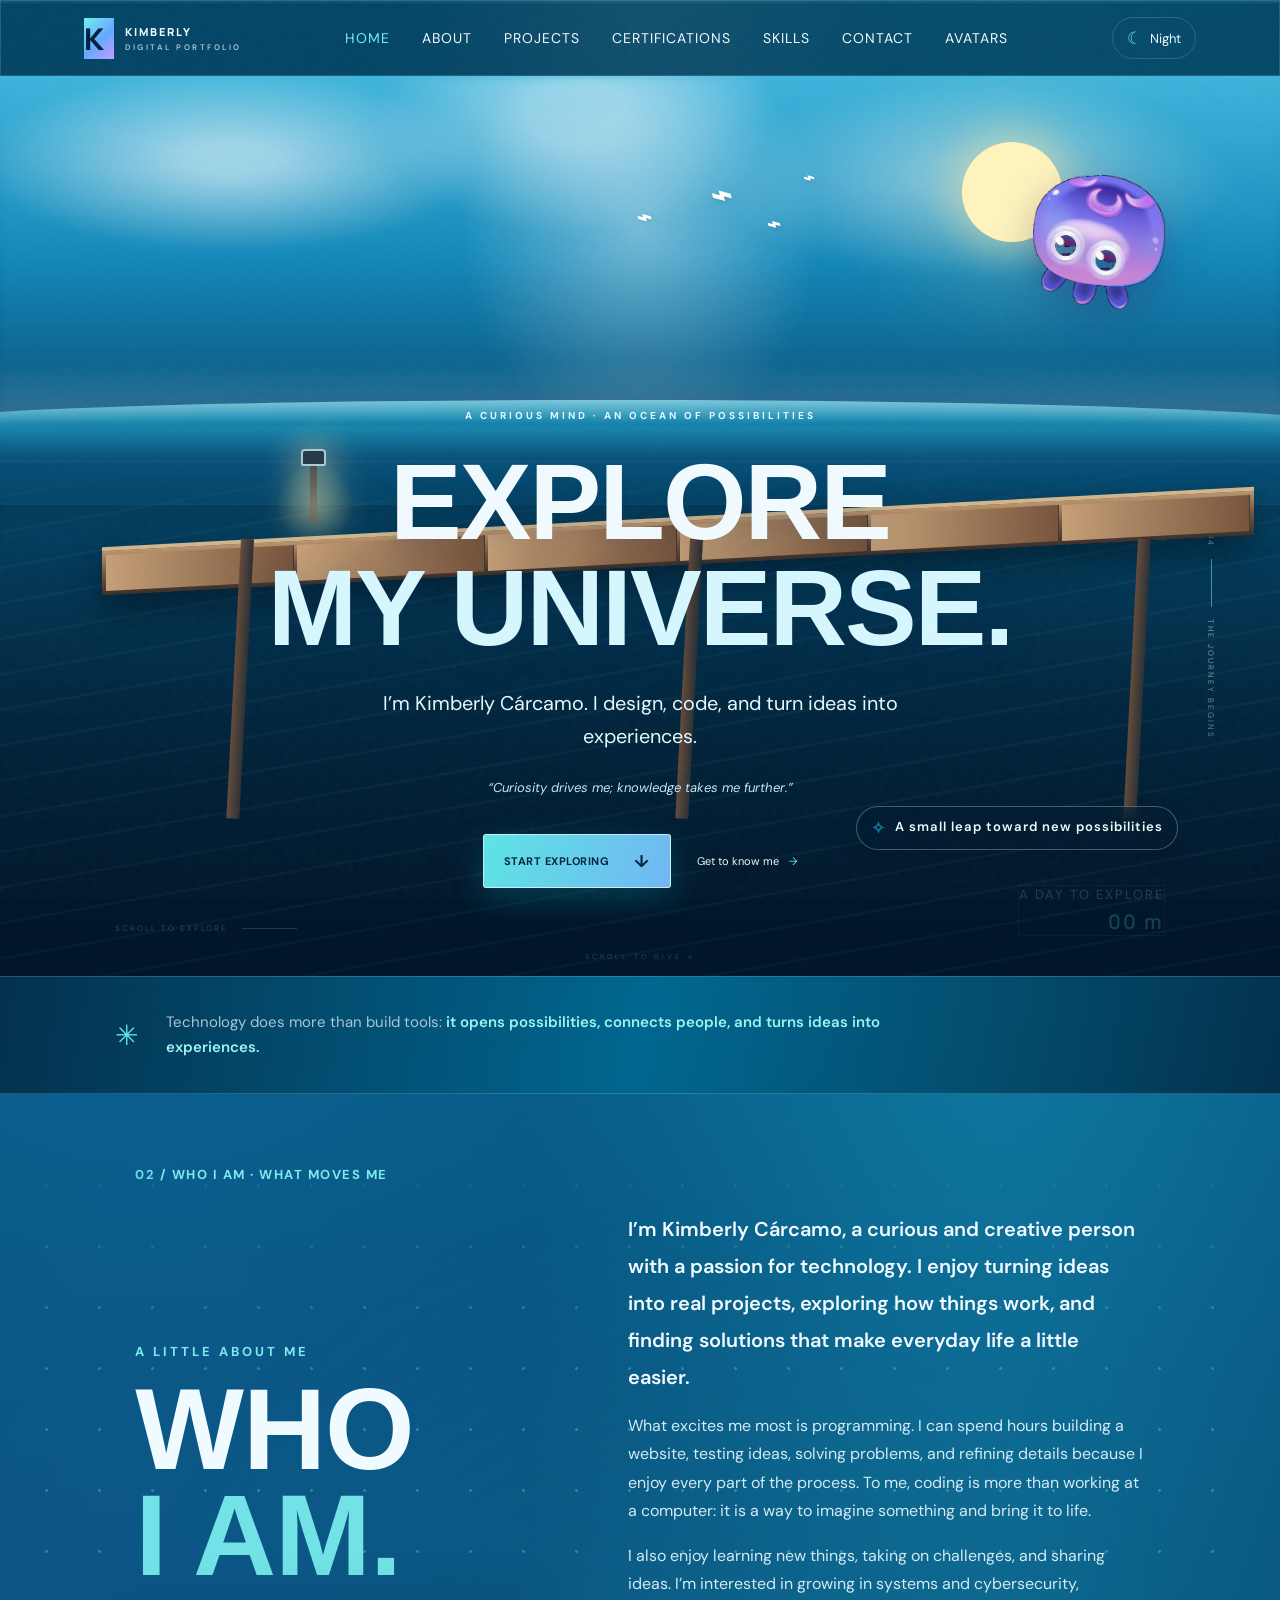
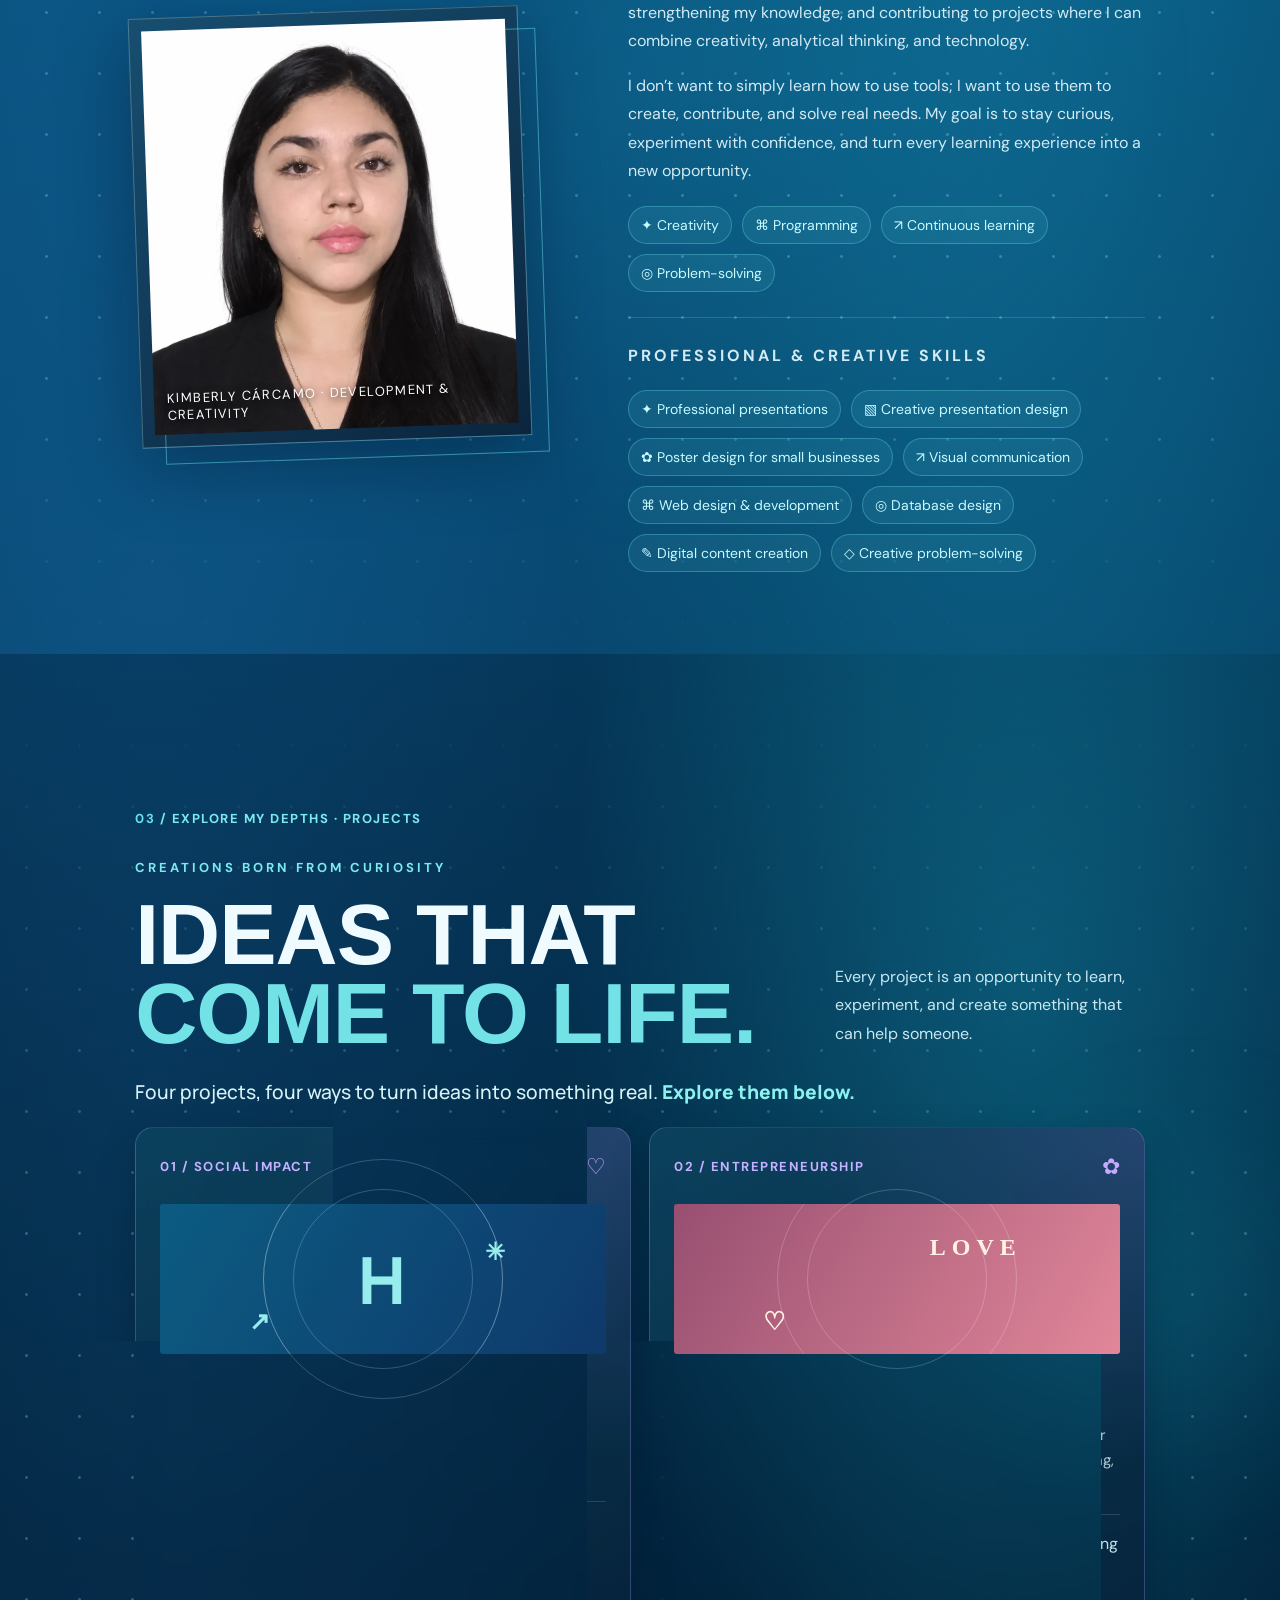
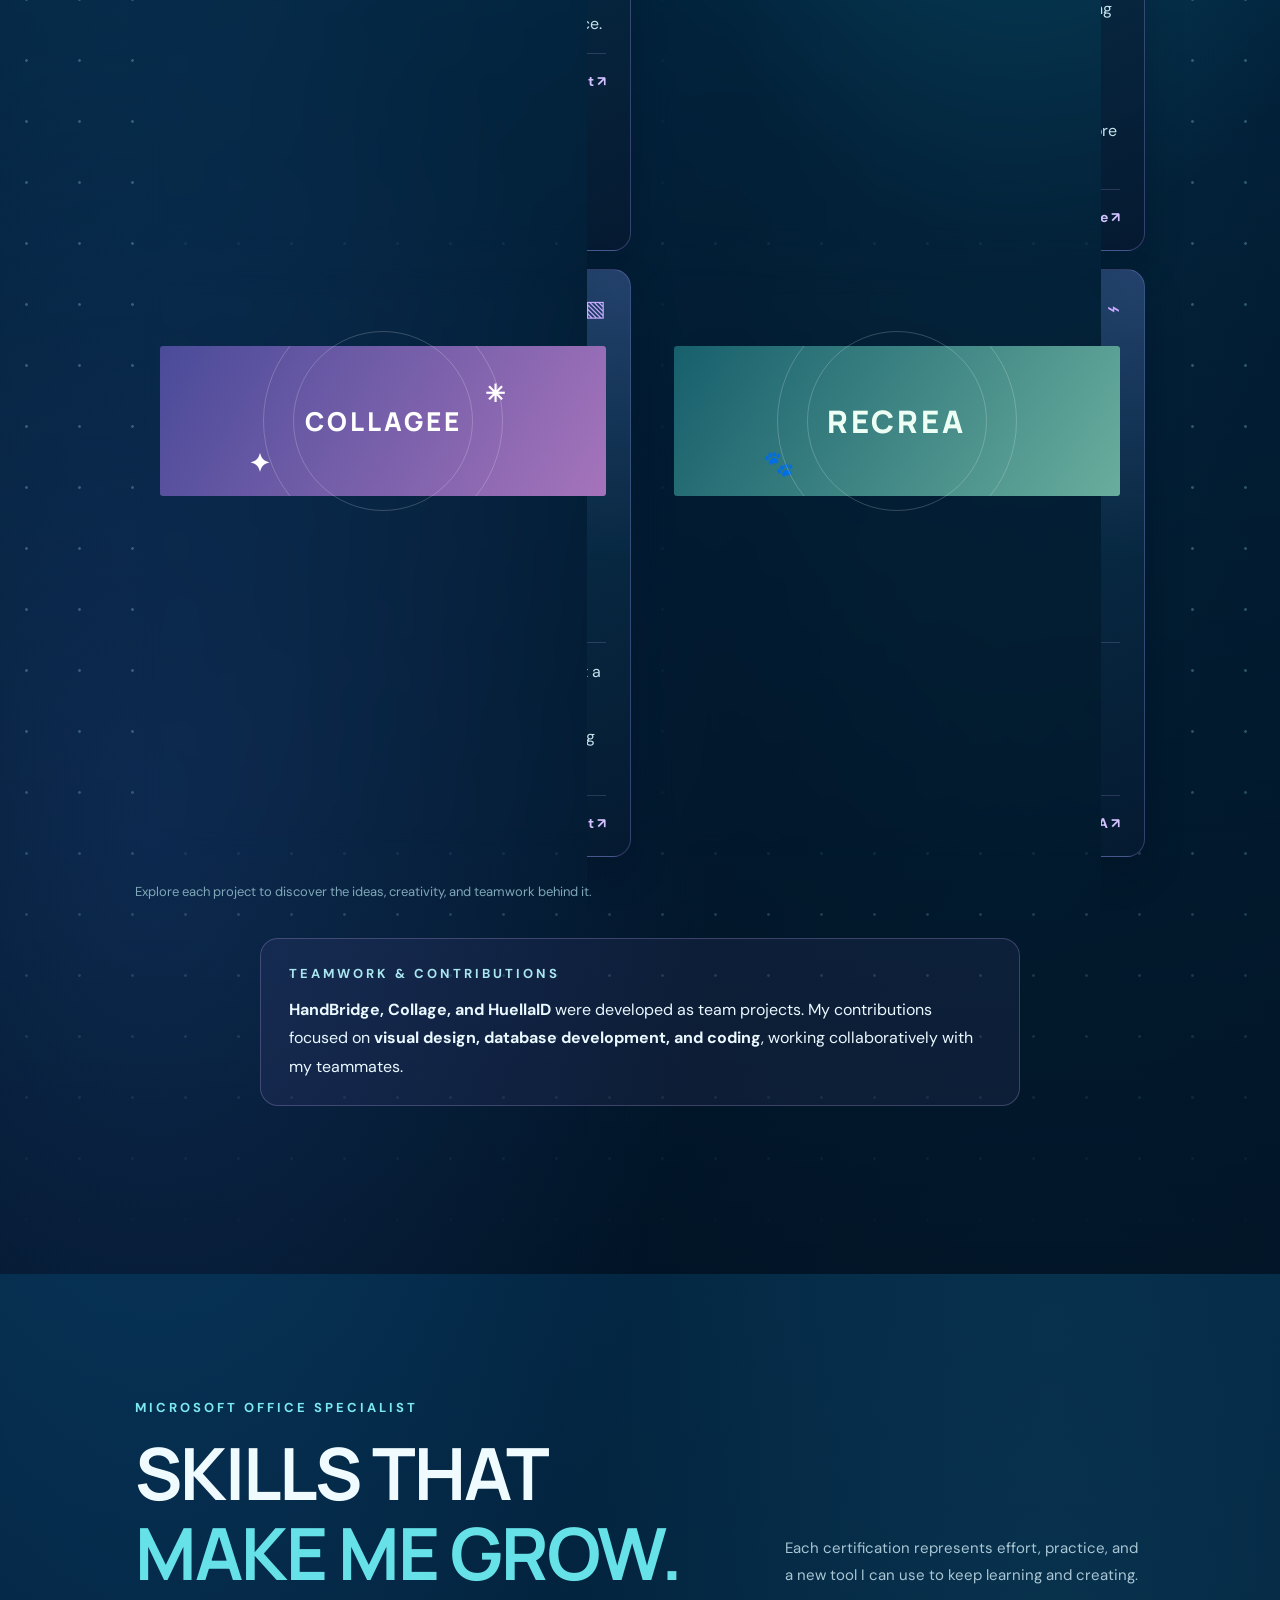
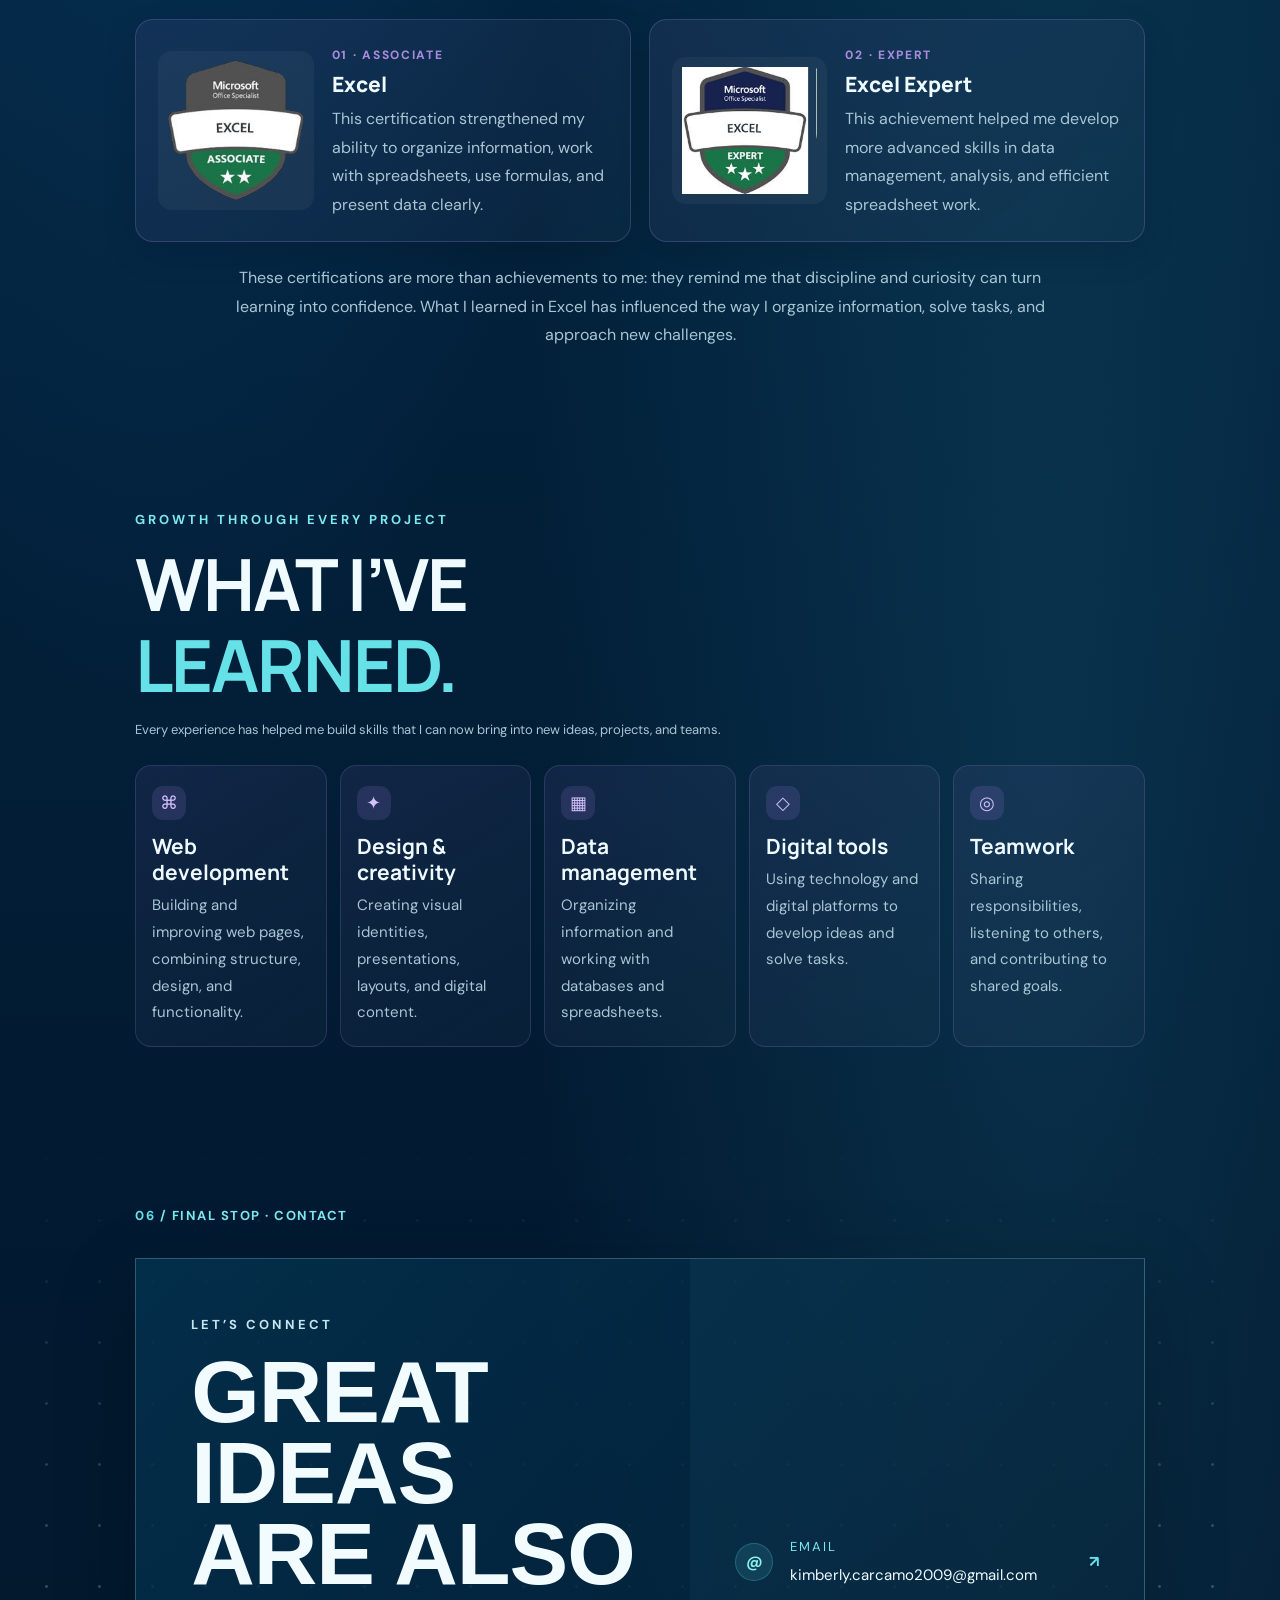
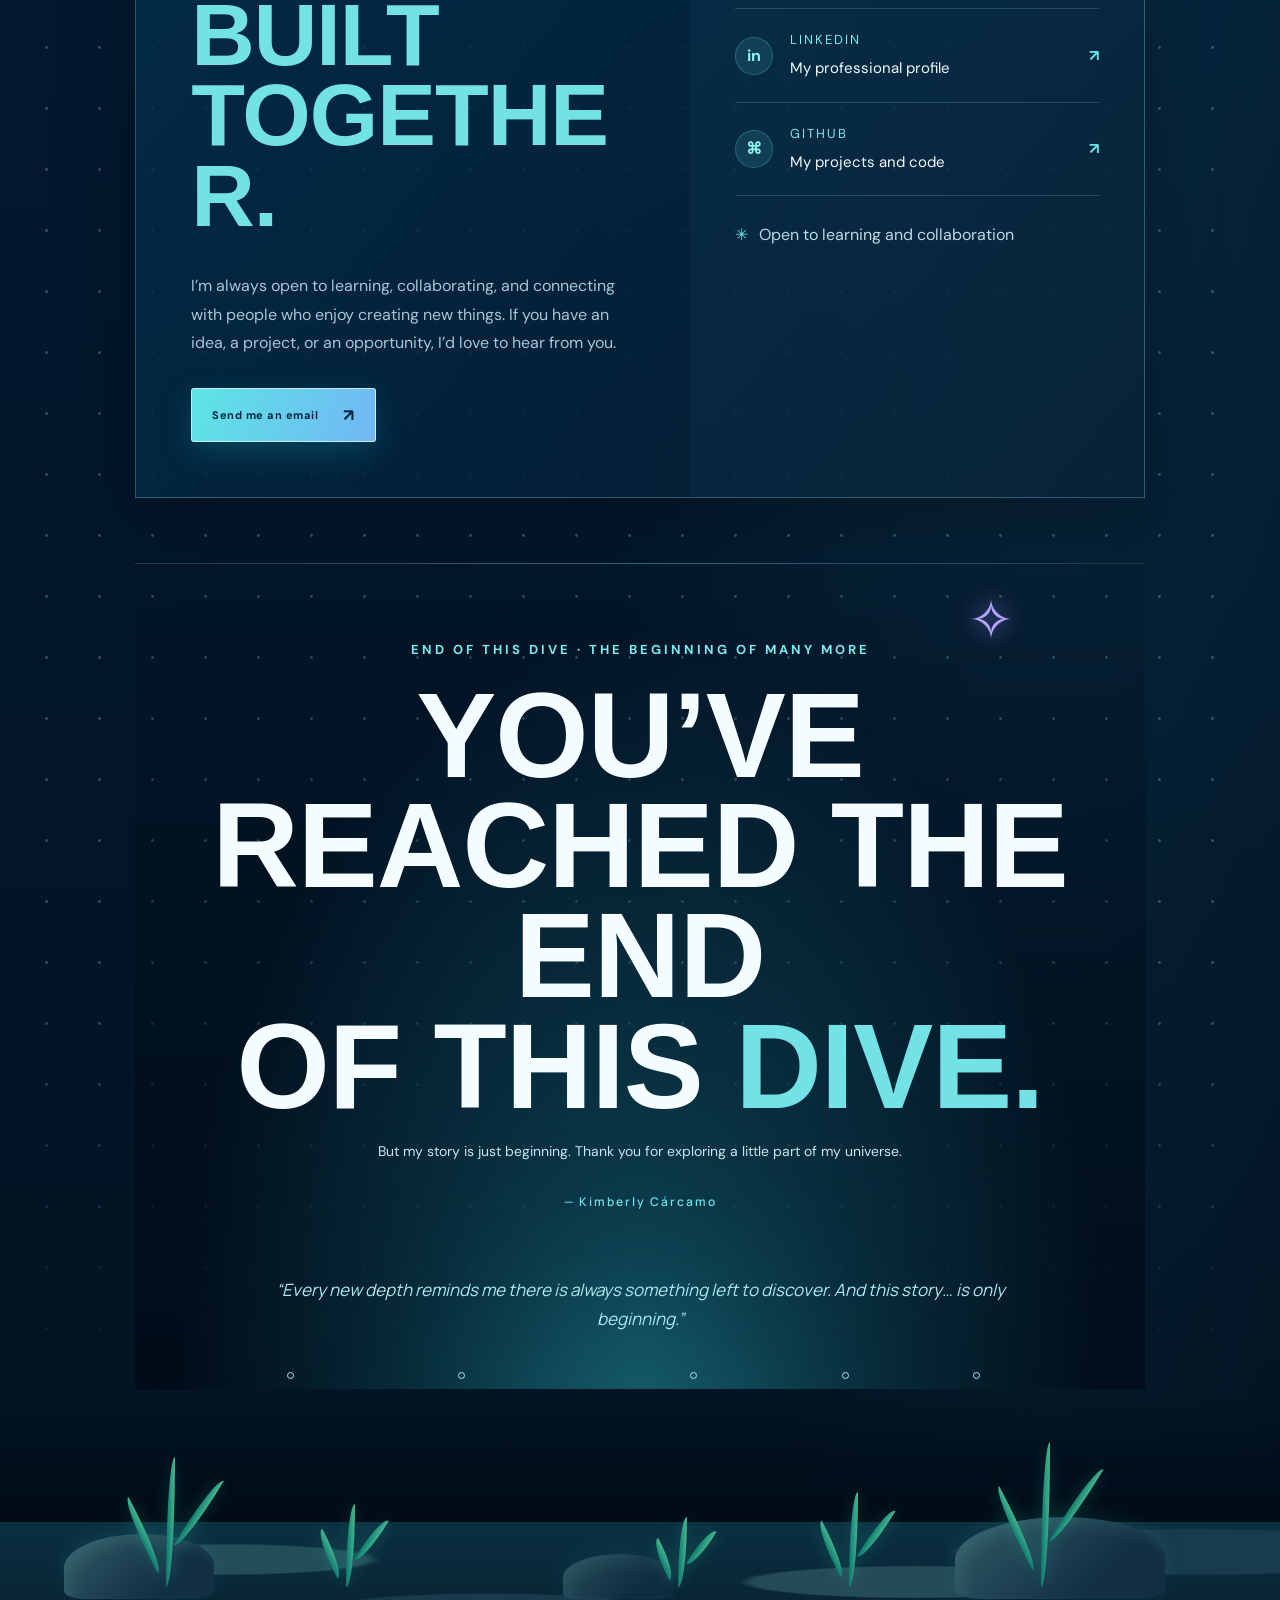
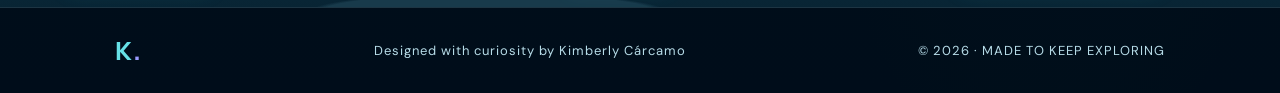
<file: index.html>
<!DOCTYPE html>
<html lang="en">
<head>
  <meta charset="UTF-8">
  <meta name="viewport" content="width=device-width, initial-scale=1.0">
  <meta name="theme-color" content="#061c35">
  <meta name="description" content="Kimberly Cárcamo’s creative portfolio: technology, design, and purposeful projects.">
  <title>Kimberly Cárcamo — Exploring New Depths</title>
  <link rel="preconnect" href="https://fonts.googleapis.com">
  <link rel="preconnect" href="https://fonts.gstatic.com" crossorigin>
  <link href="https://fonts.googleapis.com/css2?family=DM+Sans:wght@400;500;600;700&family=Manrope:wght@400;500;600;700;800&display=swap" rel="stylesheet">
  <link rel="stylesheet" href="styles.css">
</head>
<body>
  <div class="ocean-grain" aria-hidden="true"></div>
  <div class="global-ocean-life" aria-hidden="true">
    <span class="drift-jelly jelly-a"></span><span class="drift-jelly jelly-b"></span>
    <span class="drift-jelly jelly-c"></span><span class="drift-jelly jelly-d"></span>
    <span class="drift-jelly jelly-e"></span><span class="drift-jelly jelly-f"></span>
    <div class="global-bubble-field"><i></i><i></i><i></i><i></i><i></i><i></i><i></i><i></i><i></i><i></i><i></i><i></i><i></i><i></i><i></i><i></i><i></i><i></i><i></i><i></i></div>
  </div>
  
  <header class="topbar">
    <a class="brand" href="#inicio" aria-label="Go to home">
      <span class="brand-mark">K<span>.</span></span>
      <span class="brand-name">KIMBERLY <small>DIGITAL PORTFOLIO</small></span>
    </a>
    <nav class="main-nav" id="mainNav">
      <a href="#inicio" class="nav-link active">Home</a>
      <a href="#sobre-mi" class="nav-link">About</a>
      <a href="#proyectos" class="nav-link">Projects</a>
      <a href="#certificaciones" class="nav-link">Certifications</a>
      <a href="#habilidades" class="nav-link">Skills</a>
      <a href="#contacto" class="nav-link">Contact</a>
      <a href="avatars.html" class="nav-link">Avatars</a>
    </nav>
    <button class="theme-toggle" id="themeToggle" type="button" aria-label="Switch between day and night">
      <span class="theme-icon">☾</span><span class="theme-label">Night</span>
    </button>
    <button type="button" class="menu-toggle" id="menuToggle" aria-label="Open menu" aria-controls="mainNav" aria-expanded="false">☰</button>
  </header>

  <main>
    <section class="hero ocean-section day-scene" id="inicio">
      <div class="scene-sky" aria-hidden="true">
        <div class="sun"></div><div class="moon"></div>
        <div class="stars"><i></i><i></i><i></i><i></i><i></i><i></i><i></i><i></i><i></i><i></i><i></i><i></i><i></i><i></i></div>
        <div class="constellation constellation-one">✧ · ✦</div>
        <div class="constellation constellation-two">✦ · ✧ ·</div>
        <div class="day-birds"><span>⌁</span><span>⌁</span><span>⌁</span><span>⌁</span></div>
        <div class="horizon-glow"></div>
      </div>
      <div class="scene-water" aria-hidden="true">
        <div class="water-shimmer"></div>
        <div class="underwater-life">
          <div class="kelp kelp-one"></div><div class="kelp kelp-two"></div><div class="kelp kelp-three"></div><div class="kelp kelp-four"></div>
          <div class="coral coral-one"></div><div class="coral coral-two"></div><div class="coral coral-three"></div>
          <div class="rock rock-one"></div><div class="rock rock-two"></div><div class="rock rock-three"></div>
          <button class="sea-creature jelly jelly-one" aria-label="Tap the jellyfish"><i></i><b></b></button>
          <button class="sea-creature jelly jelly-two" aria-label="Tap the jellyfish"><i></i><b></b></button>
          <button class="sea-creature jelly jelly-three" aria-label="Tap the jellyfish"><i></i><b></b></button>
          <button class="sea-creature jelly jelly-four" aria-label="Tap the jellyfish"><i></i><b></b></button>
          <button class="sea-creature starfish star-one" aria-label="Tap the starfish">✦</button>
          <button class="sea-creature starfish star-two" aria-label="Tap the starfish">✦</button>
          <div class="ambient-bubbles"><i></i><i></i><i></i><i></i><i></i><i></i><i></i><i></i><i></i><i></i><i></i><i></i><i></i><i></i><i></i><i></i><i></i><i></i><i></i><i></i></div>
        </div>
      </div>
      <div class="dock-scene" aria-hidden="true">
        <div class="dock-lamp"><i></i></div>
        <div class="dock-planks"><span></span><span></span><span></span><span></span><span></span><span></span></div>
        <div class="dock-leg leg-one"></div><div class="dock-leg leg-two"></div><div class="dock-leg leg-three"></div>
      </div>
      <div class="hero-copy">
        <p class="eyebrow"><span class="eyebrow-line"></span> A CURIOUS MIND · AN OCEAN OF POSSIBILITIES</p>
        <h1>EXPLORE<br><span>MY UNIVERSE.</span></h1>
        <p class="hero-subtitle">I’m Kimberly Cárcamo. I design, code, and turn ideas into experiences.</p>
        <p class="hero-quote">“Curiosity drives me; knowledge takes me further.”</p>
        <div class="hero-actions">
          <a class="button button-primary" href="#sobre-mi">START EXPLORING <span>↓</span></a>
          <a class="text-link" href="#sobre-mi">Get to know me <span>→</span></a>
        </div>
      </div>
      <div class="hero-side-note"><span>01 / 04</span><i></i><span>THE JOURNEY BEGINS</span></div>
      <div class="scroll-cue"><span>SCROLL TO EXPLORE</span><b></b></div>
      <div class="depth-readout"><span id="sceneStatus">CHOOSE YOUR SKY</span><strong id="depthValue">00 m</strong></div>
      <div class="dive-instruction"><span>✧</span> A small leap toward new possibilities</div>
      <div class="hero-bottom-label">SCROLL TO DIVE <span>↓</span></div>
    </section>

    <section class="intro-strip">
      <span class="strip-star">✳</span>
      <p>Technology does more than build tools: <strong>it opens possibilities, connects people, and turns ideas into experiences.</strong></p>
    </section>

    <section class="about section-shell" id="sobre-mi">
      <div class="section-kicker"><span>02</span> / WHO I AM · WHAT MOVES ME</div>
      <div class="about-grid">
        <div class="about-heading">
          <p class="mini-label">A LITTLE ABOUT ME</p>
          <h2>WHO<br><em>I AM.</em></h2>
          <div class="photo-frame">
            <!-- Kimberly Cárcamo’s profile photo -->
            <img src="mi-foto.webp" loading="eager" decoding="async" alt="Kimberly Cárcamo, profile portrait" id="profilePhoto">
            <div class="photo-fallback" id="photoFallback"><span>K.</span><small>PROFILE PHOTO UNAVAILABLE</small></div>
            <span class="photo-caption">KIMBERLY CÁRCAMO · DEVELOPMENT & CREATIVITY</span>
          </div>
        </div>
        <div class="about-text">
          <p class="lead">I’m Kimberly Cárcamo, a curious and creative person with a passion for technology. I enjoy turning ideas into real projects, exploring how things work, and finding solutions that make everyday life a little easier.</p>
          <p>What excites me most is programming. I can spend hours building a website, testing ideas, solving problems, and refining details because I enjoy every part of the process. To me, coding is more than working at a computer: it is a way to imagine something and bring it to life.</p>
          <p>I also enjoy learning new things, taking on challenges, and sharing ideas. I’m interested in growing in systems and cybersecurity, strengthening my knowledge, and contributing to projects where I can combine creativity, analytical thinking, and technology.</p>
          <p>I don’t want to simply learn how to use tools; I want to use them to create, contribute, and solve real needs. My goal is to stay curious, experiment with confidence, and turn every learning experience into a new opportunity.</p>
          <div class="about-tags"><span>✦ Creativity</span><span>⌘ Programming</span><span>↗ Continuous learning</span><span>◎ Problem-solving</span></div>
          <div class="skills-block">
            <p class="mini-label">PROFESSIONAL & CREATIVE SKILLS</p>
            <div class="about-tags"><span>✦ Professional presentations</span><span>▧ Creative presentation design</span><span>✿ Poster design for small businesses</span><span>↗ Visual communication</span><span>⌘ Web design & development</span><span>◎ Database design</span><span>✎ Digital content creation</span><span>◇ Creative problem-solving</span></div>
          </div>
        </div>
      </div>
    </section>

    <section class="projects ocean-section" id="proyectos">
      <div class="projects-bg-orb"></div>
      <div class="section-shell">
        <div class="section-kicker light-kicker"><span>03</span> / EXPLORE MY DEPTHS · PROJECTS</div>
        <div class="projects-title-row">
          <div><p class="mini-label">CREATIONS BORN FROM CURIOSITY</p><h2>IDEAS THAT<br><em>COME TO LIFE.</em></h2></div>
          <p class="projects-intro">Every project is an opportunity to learn, experiment, and create something that can help someone.</p>
        </div>
        <p class="projects-welcome">Four projects, four ways to turn ideas into something real. <strong>Explore them below.</strong></p>
        <div class="project-grid">
          <article class="project-card project-featured">
            <div class="project-top"><span class="project-number">01 / SOCIAL IMPACT</span><span class="project-symbol">♡</span></div>
            <div class="project-art art-hands"><div class="project-art-inner"><div class="project-art-front"><span>H</span><i>✳</i><b>↗</b></div><div class="project-art-back"><img src="preview-handbridge.jpg" alt="HandBridge website preview" loading="lazy"><span>HAND BRIDGE · PAGE PREVIEW</span></div></div></div>
            <p class="project-tagline">Connecting people to create change.</p>
            <p>A platform that connects volunteers with foundations and organizations that need support.</p>
            <div class="problem-solution"><p><b>Challenge:</b> many initiatives need support but struggle to find volunteers.</p><p><b>Solution:</b> makes it easier to discover opportunities, learn about foundations, and contribute time or skills in one place.</p></div>
            <div class="project-footer"><span>Community · Volunteering</span><a href="#" class="project-link" data-link="homepage">View project ↗</a></div>
          </article>
          <article class="project-card">
            <div class="project-top"><span class="project-number">02 / ENTREPRENEURSHIP</span><span class="project-symbol">✿</span></div>
            <div class="project-art art-bakery"><div class="project-art-inner"><div class="project-art-front"><span>bakery</span><i>LOVE</i><b>♡</b></div><div class="project-art-back"><img src="preview-cocinarte.jpg" alt="CocinArte website preview" loading="lazy"><span>COCINARTE · PAGE PREVIEW</span></div></div></div>
            <p class="project-tagline">CocinArte | The joy of creating through flavor.</p>
            <p>CocinArte was created as a school initiative for second-year high school students, so they could see what we were making, discover our baking activities, and learn about the products.</p>
            <div class="problem-solution"><p><b>Our goal:</b> help students understand ingredient costs, baking materials, and the recipes prepared in class.</p><p><b>Our approach:</b> make baking more approachable by sharing activities, practical information, and the joy of creating something from scratch.</p><p><b>Clear prices:</b> the project page shares product prices so students can review the cost and feel more confident before buying.</p></div>
            <div class="project-footer"><span>School initiative · Baking</span><a href="#" class="project-link" data-link="bakery">Explore CocinArte ↗</a></div>
          </article>
          <article class="project-card">
            <div class="project-top"><span class="project-number">03 / CREATIVITY</span><span class="project-symbol">▧</span></div>
            <div class="project-art art-collage"><div class="project-art-inner"><div class="project-art-front"><span>COLLAGEE</span><i>✳</i><b>✦</b></div><div class="project-art-back"><img src="preview-collagee.jpg" alt="Collagee website preview" loading="lazy"><span>COLLAGEE · PAGE PREVIEW</span></div></div></div>
            <p class="project-tagline">Your story in every composition.</p>
            <p>A creative space for combining images, colors, and visual elements into digital compositions.</p>
            <div class="problem-solution"><p><b>Challenge:</b> creating visual designs can be difficult without a simple and flexible tool.</p><p><b>Solution:</b> offers an intuitive visual experience for organizing ideas and creating custom collages.</p></div>
            <div class="project-footer"><span>Design · Visual experience</span><a href="#" class="project-link" data-link="collagee">View project ↗</a></div>
          </article>
          <article class="project-card">
            <div class="project-top"><span class="project-number">04 / SUSTAINABILITY</span><span class="project-symbol">⌁</span></div>
            <div class="project-art art-huella"><div class="project-art-inner"><div class="project-art-front"><span>RECREA</span><b>🐾</b></div><div class="project-art-back"><img src="preview-recrea.jpg" alt="Recrea website preview" loading="lazy"><span>RECREA · PAGE PREVIEW</span></div></div></div>
            <p class="project-tagline">Give it a second life.</p>
            <p>A creative project that promotes giving everyday objects a second life through reuse and thoughtful ideas.</p>
            <div class="problem-solution"><p><b>Purpose:</b> encourage more conscious ways to use the materials and objects around us.</p><p><b>Experience:</b> discover ideas that turn something ordinary into a new opportunity to create.</p></div>
            <div class="project-footer"><span>Creativity · Reuse</span><a href="#" class="project-link" data-link="recrea">Explore RECREA ↗</a></div>
          </article>
        </div>
        <p class="projects-note">Explore each project to discover the ideas, creativity, and teamwork behind it.</p>
        <div class="team-credit"><p class="mini-label">TEAMWORK & CONTRIBUTIONS</p><p><strong>HandBridge, Collage, and HuellaID</strong> were developed as team projects. My contributions focused on <strong>visual design, database development, and coding</strong>, working collaboratively with my teammates.</p></div>
      </div>
    </section>



    <section class="certifications section-shell" id="certificaciones">
      <div class="section-kicker"><span>04</span> / LEARNING THAT OPENS DOORS</div>
      <div class="certifications-heading">
        <div>
          <p class="mini-label">MICROSOFT OFFICE SPECIALIST</p>
          <h2>SKILLS THAT<br><em>MAKE ME GROW.</em></h2>
        </div>
        <p class="certifications-intro">Each certification represents effort, practice, and a new tool I can use to keep learning and creating.</p>
      </div>
      <div class="certification-grid">
        <article class="certification-card">
          <div class="certification-image"><img src="excel-associate.png" alt="Microsoft Office Specialist Excel Associate certification"></div>
          <div class="certification-copy"><span class="cert-level">01 · ASSOCIATE</span><h3>Excel</h3><p>This certification strengthened my ability to organize information, work with spreadsheets, use formulas, and present data clearly.</p></div>
        </article>
        <article class="certification-card certification-expert">
          <div class="certification-image"><img src="excel-expert.png" alt="Microsoft Office Specialist Excel Expert certification"></div>
          <div class="certification-copy"><span class="cert-level">02 · EXPERT</span><h3>Excel Expert</h3><p>This achievement helped me develop more advanced skills in data management, analysis, and efficient spreadsheet work.</p></div>
        </article>
      </div>
      <p class="certification-reflection">These certifications are more than achievements to me: they remind me that discipline and curiosity can turn learning into confidence. What I learned in Excel has influenced the way I organize information, solve tasks, and approach new challenges.</p>
    </section>

    <section class="learned-skills section-shell" id="habilidades">
      <div class="section-kicker"><span>05</span> / WHAT I CAN DO NOW</div>
      <div class="learned-heading">
        <p class="mini-label">GROWTH THROUGH EVERY PROJECT</p>
        <h2>WHAT I’VE<br><em>LEARNED.</em></h2>
        <p>Every experience has helped me build skills that I can now bring into new ideas, projects, and teams.</p>
      </div>
      <div class="learned-grid">
        <article class="learned-card"><span class="learned-icon">⌘</span><h3>Web development</h3><p>Building and improving web pages, combining structure, design, and functionality.</p></article>
        <article class="learned-card"><span class="learned-icon">✦</span><h3>Design & creativity</h3><p>Creating visual identities, presentations, layouts, and digital content.</p></article>
        <article class="learned-card"><span class="learned-icon">▦</span><h3>Data management</h3><p>Organizing information and working with databases and spreadsheets.</p></article>
        <article class="learned-card"><span class="learned-icon">◇</span><h3>Digital tools</h3><p>Using technology and digital platforms to develop ideas and solve tasks.</p></article>
        <article class="learned-card"><span class="learned-icon">◎</span><h3>Teamwork</h3><p>Sharing responsibilities, listening to others, and contributing to shared goals.</p></article>
      </div>
    </section>

    <section class="contact section-shell" id="contacto">
      <div class="section-kicker"><span>06</span> / FINAL STOP · CONTACT</div>
      <div class="contact-panel">
        <div class="contact-copy">
          <p class="mini-label">LET’S CONNECT</p>
          <h2>Great ideas<br>are also <em>built together.</em></h2>
          <p>I’m always open to learning, collaborating, and connecting with people who enjoy creating new things. If you have an idea, a project, or an opportunity, I’d love to hear from you.</p>
          <a class="button button-primary" href="mailto:kimberly.carcamo2009@gmail.com" id="emailButton">Send me an email <span>↗</span></a>
        </div>
        <div class="contact-links">
          <a href="mailto:kimberly.carcamo2009@gmail.com" id="emailLink"><span class="contact-icon">@</span><span><small>EMAIL</small>kimberly.carcamo2009@gmail.com</span><b>↗</b></a>
          <a href="#" data-link="linkedin"><span class="contact-icon">in</span><span><small>LINKEDIN</small>My professional profile</span><b>↗</b></a>
          <a href="#" data-link="github"><span class="contact-icon">⌘</span><span><small>GITHUB</small>My projects and code</span><b>↗</b></a>
          <div class="contact-location"><span>✳</span> Open to learning and collaboration</div>
        </div>
      </div>
      <div class="dive-finale">
        <div class="finale-glow"></div>
        <div class="playful-fish-school" id="playfulFishSchool" aria-label="Three interactive fish"></div>
        <div class="finale-jelly">✧</div><div class="finale-bubbles"><i></i><i></i><i></i><i></i><i></i></div>
        <p class="mini-label">END OF THIS DIVE · THE BEGINNING OF MANY MORE</p>
        <h2>You’ve reached the end<br>of this <em>dive.</em></h2>
        <p class="finale-message">But my story is just beginning. Thank you for exploring a little part of my universe.</p>
        <span class="finale-signature">— Kimberly Cárcamo</span>
        <p class="final-phrase">“Every new depth reminds me there is always something left to discover. And this story… is only beginning.”</p>
      </div>
    </section>
  </main>

  <div class="deep-seafloor-art" aria-hidden="true">
    <div class="seafloor-rock rock-one"></div><div class="seafloor-rock rock-two"></div>
    <div class="seafloor-rock rock-three"></div><div class="seaweed seaweed-one"></div>
    <div class="seaweed seaweed-two"></div><div class="seaweed seaweed-three"></div>
    <div class="seaweed seaweed-four"></div><div class="seaweed seaweed-five"></div>
  </div>
  <div class="octopus-companion" aria-hidden="true"><img src="octopus-companion.png" alt=""></div>
  <footer class="footer"><a href="#inicio">K<span>.</span></a><span>Designed with curiosity by Kimberly Cárcamo</span><span>© <span id="year"></span> · MADE TO KEEP EXPLORING</span></footer>
  <div class="scroll-progress"><span id="progressBar"></span></div>

  <script src="script.js"></script>
</body>
</html>
</file>
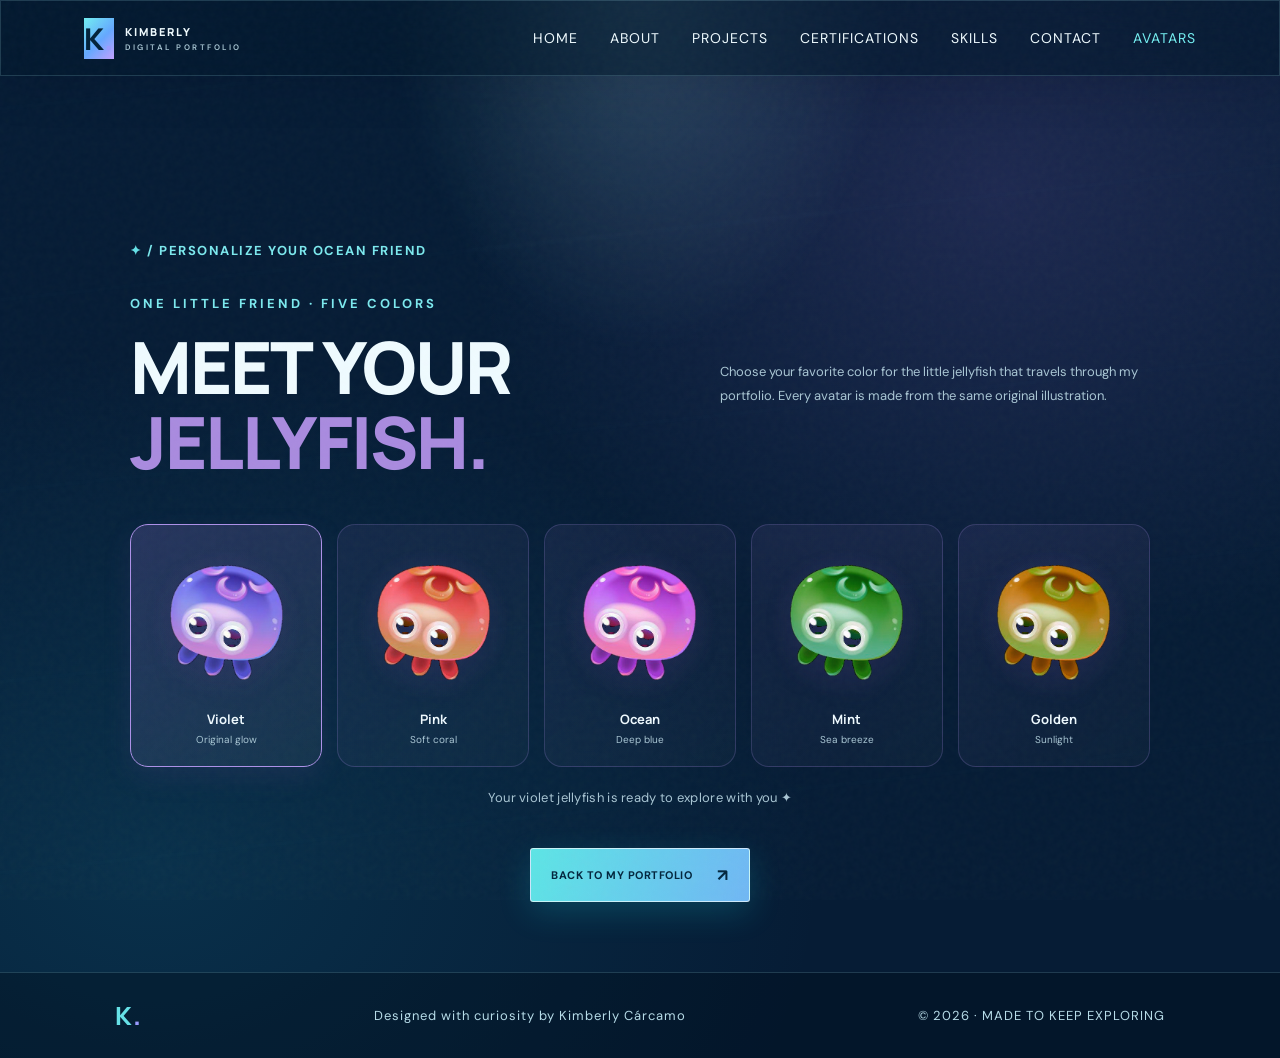
<file: avatars.html>
<!DOCTYPE html>
<html lang="en">
<head>
  <meta charset="UTF-8">
  <meta name="viewport" content="width=device-width, initial-scale=1.0">
  <meta name="theme-color" content="#061c35">
  <meta name="description" content="Choose a color for Kimberly's jellyfish companion.">
  <title>Jellyfish Avatars — Kimberly Cárcamo</title>
  <link rel="preconnect" href="https://fonts.googleapis.com">
  <link rel="preconnect" href="https://fonts.gstatic.com" crossorigin>
  <link href="https://fonts.googleapis.com/css2?family=DM+Sans:wght@400;500;600;700&family=Manrope:wght@400;500;600;700;800&display=swap" rel="stylesheet">
  <link rel="stylesheet" href="styles.css">
</head>
<body class="avatars-page">
  <div class="ocean-grain" aria-hidden="true"></div>
  <header class="topbar">
    <a class="brand" href="index.html#inicio" aria-label="Back to portfolio home">
      <span class="brand-mark">K<span>.</span></span>
      <span class="brand-name">KIMBERLY <small>DIGITAL PORTFOLIO</small></span>
    </a>
    <nav class="main-nav avatars-nav" id="mainNav">
      <a href="index.html#inicio" class="nav-link">Home</a>
      <a href="index.html#sobre-mi" class="nav-link">About</a>
      <a href="index.html#proyectos" class="nav-link">Projects</a>
      <a href="index.html#certificaciones" class="nav-link">Certifications</a>
      <a href="index.html#habilidades" class="nav-link">Skills</a>
      <a href="index.html#contacto" class="nav-link">Contact</a>
      <a href="avatars.html" class="nav-link active" aria-current="page">Avatars</a>
    </nav>
    <button class="menu-toggle" id="menuToggle" type="button" aria-label="Open menu" aria-controls="mainNav" aria-expanded="false">☰</button>
  </header>

  <main class="avatars-main">
    <section class="jellyfish-gallery section-shell" aria-labelledby="avatarTitle">
      <div class="section-kicker"><span>✦</span> / PERSONALIZE YOUR OCEAN FRIEND</div>
      <div class="jellyfish-gallery-heading">
        <div>
          <p class="mini-label">ONE LITTLE FRIEND · FIVE COLORS</p>
          <h1 id="avatarTitle">MEET YOUR<br><span>JELLYFISH.</span></h1>
        </div>
        <p>Choose your favorite color for the little jellyfish that travels through my portfolio. Every avatar is made from the same original illustration.</p>
      </div>
      <div class="jellyfish-avatar-grid" role="group" aria-label="Choose a jellyfish color">
        <button class="jelly-avatar-card" type="button" data-jelly-color="violet" aria-pressed="false"><span class="jelly-avatar-art jelly-violet"><img src="octopus-companion.png" alt="Violet jellyfish avatar"></span><strong>Violet</strong><small>Original glow</small></button>
        <button class="jelly-avatar-card" type="button" data-jelly-color="pink" aria-pressed="false"><span class="jelly-avatar-art jelly-pink"><img src="octopus-companion.png" alt="Pink jellyfish avatar"></span><strong>Pink</strong><small>Soft coral</small></button>
        <button class="jelly-avatar-card" type="button" data-jelly-color="blue" aria-pressed="false"><span class="jelly-avatar-art jelly-blue"><img src="octopus-companion.png" alt="Blue jellyfish avatar"></span><strong>Ocean</strong><small>Deep blue</small></button>
        <button class="jelly-avatar-card" type="button" data-jelly-color="mint" aria-pressed="false"><span class="jelly-avatar-art jelly-mint"><img src="octopus-companion.png" alt="Mint jellyfish avatar"></span><strong>Mint</strong><small>Sea breeze</small></button>
        <button class="jelly-avatar-card" type="button" data-jelly-color="gold" aria-pressed="false"><span class="jelly-avatar-art jelly-gold"><img src="octopus-companion.png" alt="Golden jellyfish avatar"></span><strong>Golden</strong><small>Sunlight</small></button>
      </div>
      <p class="jellyfish-gallery-note" id="jellyfishChoiceNote" aria-live="polite">Your jellyfish is ready to explore with you ✦</p>
      <a class="button button-primary avatars-back" href="index.html#inicio">BACK TO MY PORTFOLIO <span>↗</span></a>
    </section>
  </main>
  <footer class="footer"><a href="index.html#inicio">K<span>.</span></a><span>Designed with curiosity by Kimberly Cárcamo</span><span>© <span id="year"></span> · MADE TO KEEP EXPLORING</span></footer>
  <script>
    const colorFilters = {
      violet: 'none',
      pink: 'hue-rotate(105deg) saturate(1.08)',
      blue: 'hue-rotate(35deg) saturate(1.2)',
      mint: 'hue-rotate(220deg) saturate(.9)',
      gold: 'hue-rotate(155deg) saturate(1.18)'
    };
    const colorNames = { violet: 'violet', pink: 'pink', blue: 'ocean blue', mint: 'mint', gold: 'golden' };
    const cards = [...document.querySelectorAll('[data-jelly-color]')];
    const note = document.getElementById('jellyfishChoiceNote');
    const savedColor = localStorage.getItem('kimberlyJellyColor') || 'violet';
    function selectColor(color) {
      cards.forEach(card => {
        const selected = card.dataset.jellyColor === color;
        card.classList.toggle('selected', selected);
        card.setAttribute('aria-pressed', String(selected));
      });
      localStorage.setItem('kimberlyJellyColor', color);
      note.textContent = `Your ${colorNames[color]} jellyfish is ready to explore with you ✦`;
    }
    cards.forEach(card => card.addEventListener('click', () => selectColor(card.dataset.jellyColor)));
    selectColor(savedColor);
    document.getElementById('year').textContent = new Date().getFullYear();
    const menuToggle = document.getElementById('menuToggle');
    const mainNav = document.getElementById('mainNav');
    function setMenuOpen(open) {
      mainNav.classList.toggle('open', open);
      menuToggle.setAttribute('aria-expanded', String(open));
      menuToggle.setAttribute('aria-label', open ? 'Close navigation menu' : 'Open navigation menu');
      menuToggle.textContent = open ? '×' : '☰';
    }
    menuToggle.addEventListener('click', () => setMenuOpen(menuToggle.getAttribute('aria-expanded') !== 'true'));
    mainNav.querySelectorAll('a').forEach(link => link.addEventListener('click', () => setMenuOpen(false)));
    document.addEventListener('keydown', event => {
      if (event.key === 'Escape' && mainNav.classList.contains('open')) { setMenuOpen(false); menuToggle.focus(); }
    });
    document.addEventListener('click', event => {
      if (mainNav.classList.contains('open') && !mainNav.contains(event.target) && !menuToggle.contains(event.target)) setMenuOpen(false);
    });
    window.addEventListener('resize', () => { if (window.innerWidth > 860) setMenuOpen(false); });
  </script>
</body>
</html>
</file>
<file: styles.css>
@import url('https://fonts.googleapis.com/css2?family=DM+Sans:wght@400;500;600;700&family=Manrope:wght@400;500;600;700;800&display=swap');
:root{--bg:#061c35;--bg2:#092b4a;--panel:#0d3555;--text:#effaff;--muted:#a9c6d4;--accent:#66e1e7;--accent2:#9a9bff;--line:rgba(184,231,242,.18);--card:#0b2a47;--shadow:0 25px 70px rgba(0,0,0,.22);--header:rgba(5,23,43,.78)}
*{box-sizing:border-box}html{scroll-behavior:smooth;scroll-padding-top:90px}body{margin:0;background:var(--bg);color:var(--text);font-family:'DM Sans',sans-serif;overflow-x:hidden;transition:background .5s,color .5s}body.light{--bg:#edf7f8;--bg2:#dceff3;--panel:#fff;--text:#12324b;--muted:#587184;--accent:#087e9b;--accent2:#6c70c9;--line:rgba(23,78,103,.17);--card:#fff;--shadow:0 25px 70px rgba(31,83,105,.12);--header:rgba(244,251,252,.86)}
a{color:inherit;text-decoration:none}button{font:inherit}.ocean-grain{position:fixed;inset:0;pointer-events:none;z-index:20;opacity:.055;background-image:url("data:image/svg+xml,%3Csvg viewBox='0 0 180 180' xmlns='http://www.w3.org/2000/svg'%3E%3Cfilter id='n'%3E%3CfeTurbulence type='fractalNoise' baseFrequency='.8' numOctaves='4' stitchTiles='stitch'/%3E%3C/filter%3E%3Crect width='100%25' height='100%25' filter='url(%23n)' opacity='.5'/%3E%3C/svg%3E")}
.topbar{height:76px;position:fixed;z-index:30;top:0;left:0;right:0;display:flex;align-items:center;justify-content:space-between;padding:0 6.5%;background:var(--header);backdrop-filter:blur(18px);border-bottom:1px solid var(--line)}.brand{display:flex;align-items:center;gap:11px}.brand-mark{font:800 30px Manrope;color:var(--accent)}.brand-mark span,.footer>a span{color:var(--accent2)}.brand-name{font:800 11px Manrope;letter-spacing:2px}.brand-name small{display:block;font:600 8px 'DM Sans';letter-spacing:2.5px;color:var(--muted);margin-top:3px}.main-nav{display:flex;gap:32px}.nav-link{font-size:11px;letter-spacing:1px;text-transform:uppercase;color:var(--muted);transition:.25s}.nav-link:hover,.nav-link.active{color:var(--accent)}.theme-toggle{border:1px solid var(--line);border-radius:30px;padding:9px 14px;background:transparent;color:var(--text);font-size:11px;display:flex;gap:8px;align-items:center;cursor:pointer}.theme-icon{font-size:17px;color:var(--accent)}.menu-toggle{display:none;background:none;border:0;color:var(--text);font-size:23px}
.ocean-section{background:radial-gradient(ellipse at 75% 18%,rgba(22,140,173,.35),transparent 38%),radial-gradient(ellipse at 10% 80%,rgba(36,93,147,.35),transparent 42%),linear-gradient(135deg,#061a34 0%,#073b5d 48%,#061d38 100%);position:relative;overflow:hidden}.hero{min-height:760px;height:100svh;max-height:1000px;padding:150px 9% 90px;display:flex;align-items:center}.hero:before,.projects:before{content:"";position:absolute;inset:0;background:repeating-linear-gradient(115deg,transparent 0 80px,rgba(116,227,238,.025) 81px 82px);pointer-events:none}.water-light{position:absolute;width:550px;height:850px;top:-250px;transform:rotate(35deg);background:linear-gradient(90deg,transparent,rgba(96,225,235,.08),transparent);filter:blur(18px);animation:water 9s ease-in-out infinite alternate}.light-one{left:52%}.light-two{left:72%;animation-delay:-4s;opacity:.55}.hero-copy{position:relative;z-index:3;max-width:620px;margin-top:25px}.eyebrow,.mini-label,.section-kicker,.project-number{font-size:10px;letter-spacing:2.6px;font-weight:700;color:var(--accent)}.eyebrow{display:flex;align-items:center;gap:12px}.eyebrow-line{width:32px;height:1px;background:var(--accent)}h1,h2,h3,p{margin-top:0}h1,h2{font-family:Manrope,sans-serif;letter-spacing:-2px}h1{font-size:clamp(44px,6.5vw,82px);line-height:1.07;margin:24px 0 20px;font-weight:700}h1 span{color:var(--accent)}.hero-subtitle{font-size:18px;line-height:1.65;max-width:460px;color:#d0e9f1}.hero-quote{font-size:13px;color:#91b8c9;font-style:italic;margin:25px 0 34px}.hero-actions{display:flex;align-items:center;gap:26px;flex-wrap:wrap}.button{display:inline-flex;align-items:center;gap:25px;padding:15px 20px;font-size:11px;font-weight:700;letter-spacing:.5px;border-radius:3px;transition:transform .25s,box-shadow .25s}.button:hover{transform:translateY(-4px);box-shadow:0 12px 30px rgba(57,205,220,.2)}.button-primary{background:var(--accent);color:#05253d}.button span{font-size:17px}.text-link{font-size:11px;color:#c1dce7}.text-link span{color:var(--accent);padding-left:7px}.diver-wrap{position:fixed;z-index:4;width:clamp(220px,31vw,390px);right:10%;top:19%;transform:rotate(-12deg);transition:transform .15s linear;filter:drop-shadow(0 25px 30px rgba(0,0,0,.3));animation:float 5s ease-in-out infinite}.diver{width:100%;overflow:visible}.diver-bubble{position:absolute;border:1px solid rgba(197,251,255,.65);border-radius:50%;background:rgba(173,245,255,.1);animation:bubble 4s infinite}.bubble-a{width:13px;height:13px;top:9%;right:14%}.bubble-b{width:7px;height:7px;top:0;right:24%;animation-delay:1s}.bubble-c{width:9px;height:9px;top:17%;right:4%;animation-delay:2s}.fish-school{position:absolute;right:5%;bottom:19%;font-size:34px;letter-spacing:13px;color:rgba(150,228,236,.23);transform:rotate(-9deg);animation:swim 14s linear infinite}.hero-side-note{position:absolute;right:5%;top:48%;display:flex;align-items:center;gap:12px;writing-mode:vertical-rl;font-size:8px;letter-spacing:2px;color:#83aebf}.hero-side-note i{height:48px;width:1px;background:var(--accent)}.scroll-cue{position:absolute;bottom:43px;left:9%;display:flex;align-items:center;gap:14px;font-size:8px;letter-spacing:2px;color:#9abac8}.scroll-cue b{height:1px;width:55px;background:var(--accent)}.depth-readout{position:absolute;bottom:40px;right:9%;display:flex;flex-direction:column;gap:5px;text-align:right;font-size:8px;letter-spacing:2px;color:#8db4c4}.depth-readout strong{font:600 20px Manrope;color:var(--accent)}.hero-bottom-label{position:absolute;bottom:15px;left:50%;transform:translateX(-50%);font-size:7px;letter-spacing:3px;color:rgba(210,243,249,.3)}.hero-bottom-label span{color:var(--accent)}.intro-strip{position:relative;z-index:5;min-height:118px;padding:30px 9%;display:flex;align-items:center;gap:28px;background:var(--panel);border-bottom:1px solid var(--line)}.intro-strip p{margin:0;max-width:760px;font-size:15px;line-height:1.7;color:var(--muted)}.intro-strip strong{color:var(--text);font-weight:600}.strip-star{font-size:28px;color:var(--accent)}.strip-coordinates{margin-left:auto;font-size:8px;letter-spacing:2px;color:var(--muted);white-space:nowrap}
.section-shell{position:relative;z-index:5;padding:120px 9%;max-width:1500px;margin:auto}.section-kicker{margin-bottom:60px;color:var(--muted)}.section-kicker span{color:var(--accent)}.about-grid{display:grid;grid-template-columns:.9fr 1.1fr;gap:11%;align-items:center}.mini-label{font-size:9px;letter-spacing:2.5px;color:var(--accent)}h2{font-size:clamp(38px,5vw,62px);line-height:1.12;margin:15px 0 35px}h2 em{font-style:normal;color:var(--accent)}.photo-frame{position:relative;width:min(100%,370px);height:390px;background:linear-gradient(145deg,#174e70,#0b253e);padding:12px;border:1px solid var(--line);box-shadow:var(--shadow);transform:rotate(-2deg)}.photo-frame:before{content:"";position:absolute;inset:22px -18px -18px 22px;border:1px solid var(--accent);opacity:.5;z-index:-1}.photo-frame img{width:100%;height:100%;object-fit:cover;display:block;position:relative;z-index:2}.photo-fallback{position:absolute;inset:12px;display:flex;flex-direction:column;align-items:center;justify-content:center;background:radial-gradient(circle at 50% 35%,#2d7b91,#12334f 65%);color:#d8f8f8}.photo-fallback span{font:800 100px Manrope;color:rgba(216,248,248,.8)}.photo-fallback small{letter-spacing:3px;font-size:9px}.photo-caption{position:absolute;bottom:23px;left:25px;z-index:3;font-size:8px;letter-spacing:2px;color:white;text-shadow:0 2px 8px #000}.about-text{max-width:590px}.about-text p{font-size:14px;line-height:1.95;color:var(--muted);margin-bottom:22px}.about-text .lead{font-size:17px;color:var(--text);line-height:1.8}.about-tags{display:flex;gap:10px;flex-wrap:wrap;margin-top:30px}.about-tags span{font-size:10px;color:var(--accent);border:1px solid var(--line);padding:9px 12px;border-radius:30px}
.projects{padding:110px 0 125px;background:radial-gradient(ellipse at 100% 0%,rgba(24,118,149,.3),transparent 40%),linear-gradient(145deg,#061c35,#082d4a 70%,#061c35)}.projects-bg-orb{position:absolute;width:400px;height:400px;border-radius:50%;background:rgba(58,176,190,.08);filter:blur(80px);right:-100px;top:20%}.light-kicker{color:#8bb4c5}.projects-title-row{display:flex;align-items:end;justify-content:space-between;gap:40px;margin-bottom:55px}.projects-title-row h2{margin-bottom:0}.projects-intro{max-width:310px;font-size:13px;line-height:1.8;color:#a6c5d2;margin-bottom:5px}.project-grid{display:grid;grid-template-columns:repeat(2,minmax(0,1fr));gap:22px}.project-card{position:relative;padding:27px;background:rgba(8,36,60,.72);border:1px solid rgba(151,222,232,.18);border-radius:4px;overflow:hidden;transition:transform .35s,border-color .35s,background .35s}.project-card:hover{transform:translateY(-7px);border-color:rgba(102,225,231,.65);background:rgba(11,48,75,.95)}.project-top{display:flex;justify-content:space-between;align-items:center}.project-number{font-size:8px;color:#7eb5c4}.project-symbol{font-size:22px;color:var(--accent)}.project-art{height:150px;margin:23px 0 25px;display:flex;align-items:center;justify-content:center;position:relative;overflow:hidden;border-radius:2px;font-family:Manrope;font-weight:800;letter-spacing:3px}.project-art:before,.project-art:after{content:"";position:absolute;border:1px solid rgba(255,255,255,.2);border-radius:50%;width:180px;height:180px}.project-art:after{width:240px;height:240px}.project-art span{font-size:30px;z-index:1}.project-art i{font-style:normal;position:absolute;right:22%;top:20%;font-size:24px}.project-art b{position:absolute;bottom:16px;left:20%;font-size:25px}.art-hands{background:linear-gradient(120deg,#1b5876,#17385e)}.art-hands span{font-size:65px;color:#a7e9e9}.art-bakery{background:linear-gradient(120deg,#8b536d,#d18c9a);color:#fff3e9;flex-direction:column;gap:0}.art-bakery span{font-family:Georgia;font-style:italic;font-size:34px;letter-spacing:0}.art-bakery i{font-family:Georgia;font-size:17px;letter-spacing:6px}.art-collage{background:linear-gradient(120deg,#4b4c88,#9d77ae);color:#fff}.art-collage span{font-size:26px}.art-huella{background:linear-gradient(120deg,#245c66,#75a99d);color:#f0fff6}.art-huella span{font-size:31px}.art-huella i{font-style:normal;font-size:18px;margin-left:7px;color:#d0ffdf}.art-huella b{font-size:22px}.project-card h3{font:700 25px Manrope;margin:0 0 5px}.project-tagline{font-size:11px;color:var(--accent);margin-bottom:15px}.project-card>p:not(.project-tagline){font-size:12px;line-height:1.75;color:#afc8d2;min-height:63px}.problem-solution{padding:15px 0;border-top:1px solid rgba(180,230,238,.13);border-bottom:1px solid rgba(180,230,238,.13)}.problem-solution p{font-size:11px;line-height:1.7;color:#a9c4cf;margin:0 0 8px}.problem-solution p:last-child{margin:0}.problem-solution b{color:#e3f7f9}.project-footer{display:flex;align-items:center;justify-content:space-between;gap:10px;margin-top:18px}.project-footer>span{font-size:9px;color:#83a9b8}.project-link{font-size:10px;color:var(--accent);white-space:nowrap}.project-link:hover{text-decoration:underline}.projects-note{font-size:10px;color:#7fa8b8;margin-top:24px}
.contact{padding-bottom:70px}.contact-panel{display:grid;grid-template-columns:1.1fr .9fr;background:var(--panel);border:1px solid var(--line);box-shadow:var(--shadow)}.contact-copy{padding:55px}.contact-copy h2{font-size:clamp(35px,4vw,52px)}.contact-copy>p:not(.mini-label){font-size:13px;line-height:1.9;color:var(--muted);max-width:480px;margin-bottom:30px}.contact-links{padding:45px 45px 35px;background:rgba(69,163,181,.06);display:flex;flex-direction:column;justify-content:center}.contact-links>a{display:flex;align-items:center;gap:17px;padding:20px 0;border-bottom:1px solid var(--line);transition:.2s}.contact-links>a:hover{transform:translateX(5px)}.contact-icon{width:38px;height:38px;border:1px solid var(--line);border-radius:50%;display:grid;place-items:center;color:var(--accent);font-weight:700}.contact-links>a>span:nth-child(2){display:flex;flex-direction:column;gap:5px;font-size:12px}.contact-links small{font-size:8px;letter-spacing:2px;color:var(--muted)}.contact-links>a>b{margin-left:auto;color:var(--accent)}.contact-location{font-size:10px;color:var(--muted);line-height:1.6;margin-top:25px}.contact-location span{color:var(--accent);margin-right:7px}.final-phrase{text-align:center;font:italic 17px Manrope;line-height:1.7;max-width:750px;margin:65px auto 0;color:var(--muted)}.final-phrase strong{color:var(--text);font-style:normal}.footer{position:relative;z-index:5;padding:25px 9%;display:flex;align-items:center;justify-content:space-between;border-top:1px solid var(--line);font-size:9px;color:var(--muted);letter-spacing:1px}.footer>a{font:800 25px Manrope;color:var(--accent)}.scroll-progress{position:fixed;z-index:40;top:0;left:0;width:100%;height:3px;background:transparent}.scroll-progress span{display:block;height:100%;width:0;background:var(--accent);box-shadow:0 0 12px var(--accent)}
.reveal{opacity:0;transform:translateY(28px);transition:opacity .8s ease,transform .8s ease}.reveal.visible{opacity:1;transform:translateY(0)}
@keyframes float{0%,100%{margin-top:0}50%{margin-top:18px}}@keyframes water{from{transform:translateX(-50px) rotate(35deg)}to{transform:translateX(80px) rotate(35deg)}}@keyframes bubble{0%{transform:translateY(0);opacity:0}20%{opacity:1}100%{transform:translateY(-90px);opacity:0}}@keyframes swim{0%{transform:translateX(0) rotate(-9deg)}100%{transform:translateX(-120px) rotate(-9deg)}}
@media(max-width:900px){.topbar{padding:0 5%}.main-nav{gap:17px}.diver-wrap{right:3%;opacity:.7;width:36vw}.hero-copy{max-width:570px}.about-grid{gap:7%}.section-shell{padding-left:7%;padding-right:7%}.contact-copy{padding:40px}.contact-links{padding:35px}}
@media(max-width:680px){.topbar{height:68px}.brand-name{font-size:9px}.main-nav{display:none;position:absolute;top:68px;left:0;right:0;background:var(--header);padding:22px 7%;flex-direction:column;gap:22px;border-bottom:1px solid var(--line)}.main-nav.open{display:flex}.menu-toggle{display:block}.theme-toggle{margin-left:auto;margin-right:15px;padding:7px 10px}.theme-label{display:none}.hero{min-height:760px;height:auto;padding:145px 7% 130px;align-items:flex-start}.hero-copy{margin-top:0}.hero h1{font-size:48px}.hero-subtitle{font-size:15px;max-width:340px}.diver-wrap{width:230px;right:-25px;top:auto;bottom:60px;opacity:.48}.hero-side-note{display:none}.scroll-cue{left:7%;bottom:35px}.depth-readout{right:7%;bottom:30px}.fish-school{bottom:24%;right:3%;font-size:22px}.intro-strip{padding:25px 7%;gap:15px}.intro-strip p{font-size:12px}.strip-coordinates{display:none}.section-shell{padding:85px 7%}.section-kicker{margin-bottom:40px}.about-grid{grid-template-columns:1fr;gap:55px}.about-heading h2{margin-bottom:28px}.photo-frame{height:330px;width:min(85%,340px);margin-left:8px}.about-text p{font-size:13px}.about-text .lead{font-size:15px}.projects{padding:85px 0}.projects-title-row{display:block}.projects-title-row h2{margin-bottom:25px}.projects-intro{max-width:440px}.project-grid{grid-template-columns:1fr}.project-card{padding:22px}.project-card>p:not(.project-tagline){min-height:0}.contact-panel{grid-template-columns:1fr}.contact-copy{padding:32px 25px}.contact-links{padding:15px 25px 30px}.final-phrase{font-size:14px;margin-top:45px}.footer{padding:22px 7%;flex-wrap:wrap;gap:13px}.footer span:nth-child(2){order:3;width:100%}}
@media(prefers-reduced-motion:reduce){*,*::before,*::after{scroll-behavior:auto!important;animation-duration:.01ms!important;transition-duration:.01ms!important}}

body.deep-dive .diver-wrap{opacity:.28;filter:drop-shadow(0 12px 20px rgba(0,0,0,.2));}


/* --- Escena inicial: muelle, cielo de día/noche y descenso submarino --- */
.hero{isolation:isolate;overflow:hidden;background:#79c8df;transition:background 1.1s ease}
.hero.day-scene{--sky-top:#73c9e6;--sky-bottom:#d5f3ed;--sea-top:#1686a8;--sea-bottom:#06314e}
.hero.night-scene{--sky-top:#07142f;--sky-bottom:#243b63;--sea-top:#082f55;--sea-bottom:#020e25}
.scene-sky{position:absolute;z-index:0;inset:0 0 36%;overflow:hidden;background:linear-gradient(180deg,var(--sky-top),var(--sky-bottom));transition:background 1.1s ease}
.scene-sky:after{content:"";position:absolute;left:0;right:0;bottom:-1px;height:110px;background:linear-gradient(180deg,transparent,rgba(255,255,255,.12))}
.sun,.moon{position:absolute;width:100px;height:100px;border-radius:50%;top:17%;right:17%;transition:all 1s ease}
.sun{background:#fff4bd;box-shadow:0 0 35px 12px rgba(255,235,164,.38),0 0 120px 35px rgba(255,240,187,.28)}
.moon{opacity:0;background:#f1f0d7;box-shadow:0 0 25px 8px rgba(204,221,255,.3);transform:translateY(-20px)}
.moon:after{content:"";position:absolute;width:90px;height:90px;border-radius:50%;background:var(--sky-top);top:-12px;left:25px}
.night-scene .sun{opacity:0;transform:translateY(30px) scale(.7)}
.night-scene .moon{opacity:1;transform:translateY(0)}
.stars{position:absolute;inset:0;opacity:0;transition:opacity 1s}
.night-scene .stars{opacity:1}
.stars i{position:absolute;width:3px;height:3px;border-radius:50%;background:#fff;box-shadow:0 0 9px #d5edff;animation:twinkle 2.5s infinite alternate}
.stars i:nth-child(1){top:18%;left:15%}.stars i:nth-child(2){top:29%;left:35%}.stars i:nth-child(3){top:12%;left:55%}.stars i:nth-child(4){top:42%;left:72%}.stars i:nth-child(5){top:23%;left:85%}.stars i:nth-child(6){top:52%;left:48%}.stars i:nth-child(7){top:9%;left:93%}.stars i:nth-child(8){top:39%;left:9%}
.horizon-glow{position:absolute;bottom:0;left:0;right:0;height:25%;background:linear-gradient(180deg,transparent,rgba(255,255,255,.22))}
.scene-water{position:absolute;z-index:1;left:0;right:0;top:64%;bottom:0;background:linear-gradient(180deg,var(--sea-top),var(--sea-bottom));transition:all 1.2s ease;overflow:hidden}
.scene-water:before{content:"";position:absolute;left:-10%;top:-35px;width:120%;height:70px;border-radius:50%;background:rgba(175,244,247,.32);filter:blur(12px)}
.water-shimmer{position:absolute;inset:0;background:repeating-linear-gradient(170deg,transparent 0 32px,rgba(168,245,248,.07) 33px 35px);animation:shimmer 7s linear infinite}
.dock-scene{position:absolute;z-index:5;left:43%;bottom:0;width:62%;height:40%;transition:transform 1s,opacity .8s;pointer-events:none}
.dock-planks{position:absolute;top:0;left:0;right:0;height:30px;background:linear-gradient(180deg,#765b43,#493c36);transform:skewY(-5deg);box-shadow:0 8px 18px #061a2b66;display:flex;gap:3px;padding:4px}
.dock-planks span{flex:1;background:linear-gradient(90deg,#96775a,#5c493b);border-right:1px solid #3d3a36}
.dock-leg{position:absolute;top:22px;width:13px;height:220px;background:linear-gradient(90deg,#4c3e36,#947458,#43382f);transform:rotate(3deg);transform-origin:top}
.leg-one{left:12%}.leg-two{left:51%}.leg-three{right:9%}
.dock-lamp{position:absolute;left:18%;top:-60px;width:7px;height:65px;background:#4b4b4a}
.dock-lamp:before{content:"";position:absolute;top:-8px;left:-9px;width:25px;height:17px;border-radius:4px 4px 2px 2px;background:#24394a;border:2px solid #a9cbd1}
.dock-lamp i{position:absolute;top:5px;left:-35px;width:80px;height:85px;background:radial-gradient(ellipse,rgba(255,244,177,.28),transparent 70%)}
.diver-wrap{position:absolute;z-index:6;width:clamp(170px,22vw,260px);right:20%;top:auto;bottom:28%;transform:rotate(-5deg);transform-origin:50% 80%;animation:none;transition:transform 1.35s cubic-bezier(.2,.75,.2,1),right 1s,bottom 1s,opacity .8s;filter:drop-shadow(0 18px 16px rgba(0,0,0,.3))}
.diver-body{transform:rotate(90deg);transform-origin:150px 195px}
.dive-instruction{position:absolute;z-index:7;right:10%;bottom:17%;font-size:10px;letter-spacing:1px;color:#16415a;background:rgba(255,255,255,.38);padding:10px 14px;border:1px solid rgba(255,255,255,.4);border-radius:30px;transition:opacity .5s}
.dive-instruction span{color:#087e9b;font-size:17px;vertical-align:middle;margin-right:5px}
.night-scene .dive-instruction{color:#e5f4ff;background:rgba(4,20,43,.4);border-color:rgba(180,221,255,.2)}
.hero.has-dived .dock-scene{transform:translateY(130%);opacity:0}
.hero.has-dived .diver-wrap{right:23%;bottom:-18%;transform:rotate(25deg) scale(.8);opacity:.92}
.hero.has-dived .dive-instruction{opacity:0}
.hero.has-dived .scene-water{top:0}
.hero.has-dived .scene-sky{height:0}
.hero.has-dived .depth-readout{color:#d4f6ff}
.hero.has-dived .depth-readout strong{color:#9df5f0}
.underwater-life{position:absolute;inset:0;opacity:0;transition:opacity 1s .5s}
.hero.has-dived .underwater-life{opacity:1}
.kelp{position:absolute;bottom:-8px;width:75px;height:200px;border-left:7px solid rgba(71,174,139,.8);border-radius:50%;transform:rotate(-14deg);transform-origin:bottom;filter:drop-shadow(0 0 7px rgba(78,213,166,.2));animation:sway 5s ease-in-out infinite alternate}
.kelp:before,.kelp:after{content:"";position:absolute;width:55px;height:19px;border-radius:100% 0 100% 0;background:linear-gradient(90deg,#166b61,#4fc19c);left:-5px;top:40px;transform:rotate(-24deg)}
.kelp:after{top:95px;left:-50px;transform:rotate(30deg) scaleX(-1)}
.kelp-one{left:5%;height:190px}.kelp-two{right:7%;height:260px;transform:rotate(18deg);animation-delay:-2s}
.coral{position:absolute;bottom:0;width:110px;height:70px;border-bottom:9px solid #e2a18c;border-radius:50%}
.coral:before,.coral:after{content:"";position:absolute;bottom:0;left:40px;width:8px;height:60px;border-radius:10px;background:#e2a18c;transform:rotate(-25deg);transform-origin:bottom}
.coral:after{left:65px;height:45px;transform:rotate(25deg)}
.coral-one{left:17%;transform:scale(.8);color:#efb2a0}.coral-two{right:17%;transform:scale(1.25);opacity:.7}
.rock{position:absolute;bottom:-15px;width:170px;height:65px;background:linear-gradient(140deg,#496c78,#172f48);border-radius:55% 45% 0 0;box-shadow:inset 0 9px 15px rgba(178,226,226,.12)}
.rock-one{left:-20px}.rock-two{right:-20px;width:220px;height:90px}
.sea-creature{position:absolute;border:0;background:transparent;cursor:pointer;z-index:4;transition:filter .25s}
.sea-creature:focus-visible{outline:2px solid #fff;outline-offset:5px}
.jelly{width:65px;height:90px;top:17%;left:25%;animation:jellyFloat 5s ease-in-out infinite}
.jelly i{position:absolute;left:5px;top:5px;width:55px;height:42px;border-radius:50% 50% 35% 35%;background:radial-gradient(circle at 35% 30%,#ffe4ff,#a78bdf 55%,#5f86bd);box-shadow:0 0 25px rgba(191,155,255,.55)}
.jelly b,.jelly b:before,.jelly b:after{position:absolute;top:42px;left:18px;width:2px;height:35px;border-radius:50%;background:#d7c7ff;content:"";transform-origin:top;animation:tentacle 1.7s ease-in-out infinite alternate}
.jelly b:before{left:12px;height:28px}.jelly b:after{left:25px;height:31px}
.jelly-two{left:auto;right:26%;top:37%;transform:scale(.7);animation-delay:-2s}
.fish{width:70px;height:36px;top:56%;left:48%;animation:fishSwim 9s ease-in-out infinite}
.fish:before{content:"";position:absolute;inset:5px 10px 5px 0;background:linear-gradient(135deg,#f6c77b,#e48b62);border-radius:60% 45% 45% 60%}
.fish:after{content:"";position:absolute;right:0;top:8px;border-top:10px solid transparent;border-bottom:10px solid transparent;border-right:17px solid #e48b62}
.fish i{position:absolute;z-index:1;left:12px;top:13px;width:4px;height:4px;border-radius:50%;background:#132b43}
.starfish{top:72%;left:73%;font-size:38px;color:#ffbc8c;text-shadow:0 0 14px #ffb17b}
.sea-creature.touched{filter:brightness(1.5) drop-shadow(0 0 16px #b8f8ff);animation:boop .65s ease}
.ambient-bubbles{position:absolute;inset:0;pointer-events:none}
.ambient-bubbles i{position:absolute;bottom:-20px;width:8px;height:8px;border:1px solid rgba(197,250,255,.75);border-radius:50%;animation:rise 8s linear infinite}
.ambient-bubbles i:nth-child(1){left:12%;animation-delay:0s}.ambient-bubbles i:nth-child(2){left:32%;animation-delay:2s;width:5px;height:5px}.ambient-bubbles i:nth-child(3){left:58%;animation-delay:4s}.ambient-bubbles i:nth-child(4){left:82%;animation-delay:1s;width:12px;height:12px}.ambient-bubbles i:nth-child(5){left:44%;animation-delay:5s}.ambient-bubbles i:nth-child(6){left:68%;animation-delay:3s;width:4px;height:4px}.ambient-bubbles i:nth-child(7){left:22%;animation-delay:6s}.ambient-bubbles i:nth-child(8){left:91%;animation-delay:2.5s}
.night-scene .dock-lamp i{background:radial-gradient(ellipse,rgba(255,223,143,.55),transparent 70%)}
@keyframes twinkle{from{opacity:.25;transform:scale(.7)}to{opacity:1;transform:scale(1.4)}}
@keyframes shimmer{from{transform:translateX(-5%)}to{transform:translateX(5%)}}
@keyframes sway{from{transform:rotate(-17deg)}to{transform:rotate(13deg)}}
@keyframes jellyFloat{0%,100%{translate:0 0}50%{translate:10px -20px}}
@keyframes tentacle{from{transform:rotate(-12deg)}to{transform:rotate(13deg)}}
@keyframes fishSwim{0%,100%{translate:0 0}50%{translate:70px -16px}}
@keyframes rise{0%{transform:translateY(0) scale(.6);opacity:0}15%{opacity:.8}100%{transform:translateY(-420px) scale(1.2);opacity:0}}
@keyframes boop{0%{scale:1}40%{scale:1.35;rotate:9deg}100%{scale:1;rotate:0}}
@media(max-width:680px){
 .scene-sky{bottom:42%}.scene-water{top:58%}.dock-scene{left:25%;width:90%;height:43%}
 .diver-wrap{width:170px;right:15%;bottom:30%}.hero.has-dived .diver-wrap{right:12%;bottom:-10%}
 .dive-instruction{right:5%;bottom:18%;font-size:8px}
 .sun,.moon{width:68px;height:68px;right:15%;top:15%}
 .moon:after{width:60px;height:60px;left:18px;top:-8px}
 .jelly-one{left:16%;top:14%}.jelly-two{right:12%;top:35%}
 .fish-one{left:43%;top:55%}.starfish{left:70%;top:70%}
}


/* === KIMBERLY'S DIVE: sitting on the pier, then swimming through the portfolio === */
.hero{min-height:790px}
.dock-scene{left:35%;width:76%;height:34%;bottom:0}
.dock-planks{height:34px;transform:skewY(-3deg);background:linear-gradient(180deg,#987657,#574433);box-shadow:0 12px 24px rgba(0,0,0,.28)}
.dock-planks span{background:linear-gradient(90deg,#b08a62,#76583f)}
.dock-leg{height:245px}
.diver-wrap{position:absolute;z-index:8;width:clamp(190px,23vw,285px);right:16%;bottom:23%;top:auto;transform:rotate(-2deg);transform-origin:50% 75%;filter:drop-shadow(0 16px 17px rgba(0,0,0,.32));transition:right 1.1s cubic-bezier(.2,.8,.2,1),bottom 1.1s cubic-bezier(.2,.8,.2,1),transform 1.1s cubic-bezier(.2,.8,.2,1),opacity .8s}
.diver-body{display:none}
.seated-pose{display:block}
.swim-pose{display:none}
.diver-wrap .diver{overflow:visible}
.diver-wrap .fin{transform-box:fill-box;transform-origin:50% 0}
.dive-instruction{right:7%;bottom:16%;font-weight:600;box-shadow:0 7px 24px rgba(0,0,0,.1)}
.hero.has-dived .dock-scene{transform:translateY(120%);opacity:0}
.hero.has-dived .diver-wrap{position:fixed;top:43vh;bottom:auto;right:5vw;width:clamp(115px,14vw,185px);transform:rotate(-12deg) scale(.92);z-index:12;opacity:.9;pointer-events:none}
.hero.has-dived .seated-pose{display:none}
.hero.has-dived .swim-pose{display:block}
.hero.has-dived .scene-water{top:0}
.hero.has-dived .scene-sky{height:0}
.hero.has-dived .underwater-life{opacity:1}
.hero.has-dived .dive-instruction{opacity:0}
.hero.has-dived .diver-wrap .diver{animation:swimBob 3s ease-in-out infinite}
.hero.has-dived .swim-leg-one,.hero.has-dived .swim-leg-two{transform-box:fill-box;transform-origin:top center;animation:scissorKick .65s ease-in-out infinite alternate}
.hero.has-dived .swim-leg-two{animation-delay:-.32s}
.hero.has-dived .swim-fin-one,.hero.has-dived .swim-fin-two{transform-box:fill-box;transform-origin:top center;animation:finKick .65s ease-in-out infinite alternate}
.hero.has-dived .swim-fin-two{animation-delay:-.32s}
.bubble-trail{position:absolute;left:50%;top:-22px;width:90px;height:170px;opacity:0;transition:opacity .6s}
.hero.has-dived .bubble-trail{opacity:1}
.bubble-trail i{position:absolute;bottom:0;width:7px;height:7px;border:1px solid rgba(208,252,255,.9);border-radius:50%;animation:trailBubble 2.7s linear infinite}
.bubble-trail i:nth-child(1){left:10%;animation-delay:0s}.bubble-trail i:nth-child(2){left:37%;animation-delay:.4s;width:5px;height:5px}.bubble-trail i:nth-child(3){left:68%;animation-delay:.8s;width:10px;height:10px}.bubble-trail i:nth-child(4){left:25%;animation-delay:1.2s}.bubble-trail i:nth-child(5){left:82%;animation-delay:1.6s;width:4px;height:4px}.bubble-trail i:nth-child(6){left:52%;animation-delay:2s}.bubble-trail i:nth-child(7){left:4%;animation-delay:2.3s;width:11px;height:11px}
.day-birds{position:absolute;z-index:2;left:49%;top:22%;width:200px;height:100px;opacity:1;transition:opacity .5s}
.day-birds span{position:absolute;color:#fff;font-size:34px;font-weight:700;transform:rotate(-15deg);text-shadow:0 2px 5px rgba(0,0,0,.12);animation:birdFly 5s ease-in-out infinite}
.day-birds span:nth-child(1){left:5%;top:40%;font-size:24px}.day-birds span:nth-child(2){left:42%;top:12%;animation-delay:-1.4s}.day-birds span:nth-child(3){left:70%;top:49%;font-size:22px;animation-delay:-2.7s}.day-birds span:nth-child(4){left:88%;top:5%;font-size:18px;animation-delay:-.8s}
.night-scene .day-birds{opacity:0}
.constellation{position:absolute;color:rgba(224,236,255,.75);font-size:25px;letter-spacing:10px;opacity:0;transition:opacity .8s}
.constellation-one{top:20%;left:20%}.constellation-two{top:40%;right:28%;font-size:17px}
.night-scene .constellation{opacity:1}
.stars i{width:3px;height:3px}
.kelp-three{left:36%;height:250px;transform:rotate(12deg);animation-delay:-3s}
.kelp-four{right:38%;height:155px;transform:rotate(-20deg);animation-delay:-1s}
.coral-three{left:48%;transform:scale(.7);opacity:.8}
.rock-three{left:39%;width:230px;height:75px;opacity:.75}
.jelly-three{left:8%;top:49%;transform:scale(.58);animation-delay:-1.5s}
.jelly-four{right:7%;left:auto;top:13%;transform:scale(.82);animation-delay:-3.2s}
.jelly-one i,.jelly-two i,.jelly-three i,.jelly-four i{box-shadow:0 0 22px rgba(191,155,255,.8),0 0 45px rgba(106,216,255,.35)}
.jelly-three i{background:radial-gradient(circle at 35% 30%,#f6e5ff,#8ed4f4 55%,#6c7bd1)}
.jelly-four i{background:radial-gradient(circle at 35% 30%,#fff0fc,#b58bdf 55%,#6b72c9)}
.fish-two{left:67%;top:33%;transform:scale(.7);animation:fishSwim 7s ease-in-out infinite reverse}
.fish-three{left:28%;top:70%;transform:scale(.55);animation:fishSwim 11s ease-in-out infinite}
.star-two{left:16%;top:78%;font-size:25px;color:#f5c5a4}
.ambient-bubbles i{width:9px;height:9px;box-shadow:0 0 9px rgba(183,247,255,.25)}
.ambient-bubbles i:nth-child(9){left:5%;animation-delay:3.5s}.ambient-bubbles i:nth-child(10){left:16%;animation-delay:1.7s}.ambient-bubbles i:nth-child(11){left:39%;animation-delay:5.2s}.ambient-bubbles i:nth-child(12){left:51%;animation-delay:2.8s}.ambient-bubbles i:nth-child(13){left:73%;animation-delay:4.3s}.ambient-bubbles i:nth-child(14){left:87%;animation-delay:6s}.ambient-bubbles i:nth-child(15){left:95%;animation-delay:2.1s}.ambient-bubbles i:nth-child(16){left:60%;animation-delay:7s}.ambient-bubbles i:nth-child(17){left:29%;animation-delay:4.8s}.ambient-bubbles i:nth-child(18){left:46%;animation-delay:6.5s}.ambient-bubbles i:nth-child(19){left:78%;animation-delay:1.1s}.ambient-bubbles i:nth-child(20){left:2%;animation-delay:5.8s}
.dive-finale{position:relative;overflow:hidden;text-align:center;padding:75px 25px 55px;margin-top:65px;background:radial-gradient(ellipse at 50% 100%,rgba(40,156,184,.24),transparent 65%),linear-gradient(180deg,transparent,rgba(4,30,52,.22));border-top:1px solid var(--line)}
.finale-glow{position:absolute;width:300px;height:300px;left:50%;bottom:-230px;transform:translateX(-50%);background:#42d7e0;border-radius:50%;filter:blur(100px);opacity:.22}
.dive-finale h2{font-size:clamp(38px,5vw,62px);margin:18px 0}
.finale-message{color:var(--muted);font-size:14px;line-height:1.8}
.finale-signature{display:inline-block;margin-top:15px;color:var(--accent);font:600 12px Manrope;letter-spacing:2px}
.finale-jelly{position:absolute;right:13%;top:20px;color:#b6a5ff;font-size:55px;text-shadow:0 0 25px #9b8cff;animation:jellyFloat 4s ease-in-out infinite}
.finale-bubbles i{position:absolute;bottom:10px;width:7px;height:7px;border:1px solid #a5ecf2;border-radius:50%;animation:rise 6s linear infinite}
.finale-bubbles i:nth-child(1){left:15%}.finale-bubbles i:nth-child(2){left:32%;animation-delay:2s}.finale-bubbles i:nth-child(3){left:70%;animation-delay:1s}.finale-bubbles i:nth-child(4){left:83%;animation-delay:3s}.finale-bubbles i:nth-child(5){left:55%;animation-delay:4s}
@keyframes swimBob{0%,100%{translate:0 0}50%{translate:0 -10px}}
@keyframes scissorKick{from{rotate:-18deg}to{rotate:20deg}}
@keyframes finKick{from{rotate:-15deg}to{rotate:18deg}}
@keyframes trailBubble{0%{transform:translateY(0) scale(.5);opacity:0}15%{opacity:.9}100%{transform:translateY(-150px) scale(1.3);opacity:0}}
@keyframes birdFly{0%,100%{translate:0 0}50%{translate:14px -9px}}
@media(max-width:680px){
 .hero{min-height:780px}
 .dock-scene{left:8%;width:110%;height:34%}
 .diver-wrap{width:190px;right:6%;bottom:23%}
 .hero.has-dived .diver-wrap{top:39vh;right:2vw;width:112px}
 .day-birds{left:36%;top:20%;transform:scale(.7)}
 .finale-jelly{right:5%;font-size:35px}
 .dive-finale{padding:60px 12px 45px}
}


/* The swimmer leaves the clipped hero and becomes a floating guide over every section. */
.diver-wrap.diver-in-ocean{
  position:fixed!important;top:43vh!important;bottom:auto!important;right:5vw!important;
  width:clamp(115px,14vw,185px)!important;z-index:18!important;opacity:.9;
  pointer-events:none;transform-origin:50% 50%;
}
.diver-wrap.diver-in-ocean .seated-pose{display:none}
.diver-wrap.diver-in-ocean .swim-pose{display:block}
.diver-wrap.diver-in-ocean .diver{animation:swimBob 3s ease-in-out infinite}
.diver-wrap.diver-in-ocean .swim-leg-one,
.diver-wrap.diver-in-ocean .swim-leg-two{transform-box:fill-box;transform-origin:top center;animation:scissorKick .65s ease-in-out infinite alternate}
.diver-wrap.diver-in-ocean .swim-leg-two{animation-delay:-.32s}
.diver-wrap.diver-in-ocean .swim-fin-one,
.diver-wrap.diver-in-ocean .swim-fin-two{transform-box:fill-box;transform-origin:top center;animation:finKick .65s ease-in-out infinite alternate}
.diver-wrap.diver-in-ocean .swim-fin-two{animation-delay:-.32s}
.diver-wrap.diver-in-ocean .bubble-trail{opacity:1}
@media(max-width:680px){
  .diver-wrap.diver-in-ocean{top:39vh!important;right:2vw!important;width:112px!important}
}


/* =========================================================
   OCEAN DISCOVERY REDESIGN — bold editorial underwater world
   ========================================================= */
@import url('https://fonts.googleapis.com/css2?family=Barlow+Condensed:wght@500;600;700;800;900&family=DM+Sans:wght@400;500;600;700;800&display=swap');

:root{
  --ocean-ink:#031a2b;--ocean-blue:#006c9d;--ocean-cyan:#42e0e8;
  --ocean-lilac:#bda5ff;--ocean-coral:#ff9c83;--ocean-yellow:#ffe28a;
}
body{
  background:
    radial-gradient(ellipse at 78% 8%,rgba(35,199,232,.27),transparent 34%),
    radial-gradient(ellipse at 12% 34%,rgba(30,119,190,.35),transparent 38%),
    radial-gradient(ellipse at 82% 68%,rgba(33,120,150,.22),transparent 35%),
    linear-gradient(180deg,#087eae 0%,#07517b 17%,#032b4a 44%,#021a31 75%,#031321 100%);
  color:#effbff;
}
body:before{
  content:"";position:fixed;inset:0;z-index:-1;pointer-events:none;opacity:.42;
  background:
    radial-gradient(ellipse at 50% 0%,rgba(179,244,255,.45),transparent 28%),
    repeating-linear-gradient(174deg,transparent 0 105px,rgba(151,238,255,.025) 107px 109px,transparent 112px 190px);
}
.topbar{
  background:rgba(2,25,45,.55);border:1px solid rgba(174,238,255,.16);
  backdrop-filter:blur(18px);box-shadow:0 12px 45px rgba(0,12,28,.12);
}
.brand-mark{background:linear-gradient(135deg,#71eff2,#65a8ff 55%,#c3a0ff);color:#03223a}
.brand-name,.nav-link,.theme-toggle{color:#effbff}
.nav-link.active,.nav-link:hover{color:#75f0f3}
.hero{
  min-height:900px;isolation:isolate;overflow:hidden;
  background:
    linear-gradient(180deg,rgba(1,37,69,.05) 0%,rgba(0,91,133,.04) 20%,rgba(0,32,56,.56) 61%,rgba(0,14,28,.8) 100%),
    radial-gradient(ellipse at 50% 17%,rgba(255,255,255,.48),transparent 20%),
    linear-gradient(180deg,#42bce2 0%,#0d82b4 21%,#07527f 43%,#032b4b 70%,#031b31 100%);
}
.hero:before{
  content:"";position:absolute;z-index:-1;inset:0 0 48%;opacity:.78;
  background:
    radial-gradient(ellipse at 18% 18%,rgba(255,255,255,.7) 0 3%,transparent 17%),
    radial-gradient(ellipse at 45% 8%,rgba(255,255,255,.55) 0 5%,transparent 20%),
    radial-gradient(ellipse at 76% 22%,rgba(255,255,255,.42) 0 4%,transparent 19%),
    linear-gradient(180deg,rgba(61,181,226,.28),rgba(6,104,153,.1));
  filter:blur(5px);
}
.hero:after{
  content:"";position:absolute;z-index:1;left:-5%;right:-5%;top:36%;height:105px;
  background:linear-gradient(180deg,rgba(129,231,246,.62),rgba(14,135,177,.84) 22%,rgba(4,77,118,.92) 55%,rgba(3,46,78,.2));
  border-radius:48% 52% 0 0/20% 24% 0 0;
  box-shadow:0 18px 35px rgba(0,20,40,.25),inset 0 8px 15px rgba(224,255,255,.22);
  animation:surfaceWave 7s ease-in-out infinite alternate;pointer-events:none;
}
.scene-sky{height:43%;background:transparent}
.scene-water{top:39%;background:linear-gradient(180deg,rgba(9,127,168,.24),rgba(1,24,44,.8) 90%)}
.water-shimmer{opacity:.5}
.hero-copy{
  top:12%;left:50%;width:min(900px,90%);transform:translateX(-50%);text-align:center;
  z-index:4;
}
.eyebrow{justify-content:center;color:#e6fbff;letter-spacing:3px;font-size:10px}
.eyebrow-line{display:none}
.hero h1{
  font-family:'Barlow Condensed',Impact,sans-serif;font-weight:900;
  font-size:clamp(66px,10vw,142px);line-height:.82;letter-spacing:-2px;
  text-transform:uppercase;color:#f1fbff;text-shadow:0 6px 32px rgba(0,42,75,.22);
}
.hero h1 span{
  color:#d7f7ff;background:none;-webkit-text-fill-color:initial;
  text-shadow:0 6px 32px rgba(0,42,75,.3);
}
.hero-subtitle{max-width:560px;margin:25px auto 0;color:#e3faff;font-size:15px}
.hero-quote{color:#c2eaf5}
.hero-actions{justify-content:center}
.button-primary{background:linear-gradient(110deg,#5de5e5,#71b7f4);color:#03263e;border:1px solid rgba(255,255,255,.65);box-shadow:0 10px 32px rgba(20,204,226,.2)}
.text-link{color:#e9fbff}
.hero-side-note,.scroll-cue,.hero-bottom-label{color:#d9f8ff}
.depth-readout{background:rgba(1,22,42,.35);border:1px solid rgba(206,247,255,.2);backdrop-filter:blur(10px)}
.dock-scene{left:13%;width:83%;height:32%;bottom:0;z-index:3}
.dock-planks{height:40px;background:linear-gradient(180deg,#bb956c,#77553c 50%,#392f2b);border-top:4px solid #d3b58c;box-shadow:0 15px 35px rgba(0,0,0,.4)}
.dock-planks span{background:linear-gradient(90deg,#c6a078,#77543c)}
.dock-leg{background:linear-gradient(90deg,#654b39,#2a3035);height:280px}
.dock-lamp{filter:drop-shadow(0 0 18px #ffe39b)}
.diver-wrap{width:clamp(255px,30vw,370px);right:18%;bottom:21%;z-index:5;filter:drop-shadow(0 18px 24px rgba(0,0,0,.48))}
.diver-wrap .diver{width:100%;height:auto}
.dive-instruction{right:8%;bottom:14%;color:#eaffff;background:rgba(0,25,45,.4);border-color:rgba(205,249,255,.3);backdrop-filter:blur(10px)}
.intro-strip{
  background:linear-gradient(100deg,rgba(3,44,70,.9),rgba(0,104,144,.8),rgba(3,44,70,.9));
  color:#e9fbff;border-top:1px solid rgba(173,239,255,.2);border-bottom:1px solid rgba(173,239,255,.2)
}
.intro-strip strong{color:#9df4f1}
.section-shell{max-width:1240px}
.about{
  position:relative;padding-top:120px;padding-bottom:130px;
  background:radial-gradient(ellipse at 52% 50%,rgba(26,135,176,.2),transparent 58%);
}
.about:before,.projects:before,.contact:before{
  content:"";position:absolute;inset:0;pointer-events:none;opacity:.4;
  background-image:radial-gradient(circle,rgba(173,242,255,.65) 1px,transparent 1.8px);
  background-size:53px 61px;mask-image:linear-gradient(180deg,transparent,black 25%,black 75%,transparent);
}
.section-kicker,.mini-label{color:#7ce9ee;letter-spacing:3px}
.about-heading h2,.projects-title-row h2,.contact-copy h2,.dive-finale h2{
  font-family:'Barlow Condensed',Impact,sans-serif;font-weight:900;
  text-transform:uppercase;letter-spacing:-1px;line-height:.92;
}
.about-heading h2{font-size:clamp(70px,9vw,120px);color:#f0fbff}
.about-heading h2 em,.projects-title-row h2 em,.contact-copy h2 em,.dive-finale h2 em{color:#72e2e7}
.photo-frame{border:1px solid rgba(174,239,255,.35);box-shadow:0 20px 70px rgba(0,10,30,.35)}
.photo-fallback{background:linear-gradient(135deg,#0d719d,#4c5d9c,#a06b9e)}
.about-text p{color:#d3eaf3}
.about-text .lead{color:#f1fbff;font-size:19px}
.about-tags span{background:rgba(95,211,225,.1);border-color:rgba(124,232,240,.3);color:#c8faff}
.projects{
  position:relative;overflow:hidden;padding:110px 0 130px;
  background:
    radial-gradient(ellipse at 80% 15%,rgba(22,163,192,.3),transparent 32%),
    radial-gradient(ellipse at 12% 80%,rgba(45,82,165,.25),transparent 35%),
    linear-gradient(180deg,rgba(1,27,49,.35),rgba(1,15,30,.78));
}
.projects-bg-orb{background:radial-gradient(circle,#23c6d7,transparent 68%);opacity:.16}
.projects-title-row{align-items:end}
.projects-title-row h2{font-size:clamp(65px,9vw,112px);color:#effbff}
.projects-intro{color:#c7e8f1}
.project-grid{gap:20px}
.project-card{
  background:linear-gradient(160deg,rgba(9,70,100,.68),rgba(3,25,49,.84));
  border:1px solid rgba(157,233,247,.24);box-shadow:0 18px 55px rgba(0,8,22,.2);
  backdrop-filter:blur(12px);color:#edfaff;
}
.project-card:hover{border-color:rgba(102,238,235,.7);box-shadow:0 22px 65px rgba(0,183,210,.15)}
.project-card h3{color:#f5fdff}
.project-card p{color:#c4e2ec}
.project-number,.project-footer span{color:#7ce5e8}
.project-art{filter:saturate(1.3)}
.art-hands{background:linear-gradient(135deg,#0d7c9c,#4056a0,#8c72c4)}
.art-bakery{background:linear-gradient(135deg,#d77d85,#9e7ba8,#e4bc85)}
.art-collage{background:linear-gradient(135deg,#16a6bd,#536cc1,#a78bdb)}
.art-huella{background:linear-gradient(135deg,#167b89,#54a77e,#d7b16b)}
.problem-solution{border-top-color:rgba(178,235,247,.18)}
.project-link{color:#8cf2ef}
.contact{position:relative;padding-top:110px;padding-bottom:60px}
.contact-panel{
  background:linear-gradient(130deg,rgba(3,51,80,.8),rgba(4,25,47,.86));
  border:1px solid rgba(157,233,247,.28);box-shadow:0 25px 75px rgba(0,0,0,.22)
}
.contact-copy h2{font-size:clamp(58px,7vw,88px);color:#f2fcff}
.contact-copy p{color:#c8e5ef}
.contact-links a{border-bottom-color:rgba(168,229,242,.18);color:#f0fbff}
.contact-links small{color:#7ce7ec}
.contact-icon{background:rgba(93,222,228,.12);color:#8df3ef;border-color:rgba(93,222,228,.25)}
.contact-location{color:#b8dce8}
.dive-finale{
  background:radial-gradient(ellipse at 50% 100%,rgba(44,202,223,.3),transparent 65%),linear-gradient(180deg,rgba(1,20,37,.1),rgba(0,8,20,.65));
  border-top-color:rgba(159,233,246,.2)
}
.dive-finale h2{font-size:clamp(70px,10vw,120px);color:#f4fcff}
.finale-message{color:#c8e6ef}
.final-phrase{color:#a9e9f1}
.footer{background:rgba(0,12,25,.75);color:#b6dce8;border-top:1px solid rgba(161,231,246,.18)}
.scroll-progress{background:rgba(110,224,235,.1)}
.scroll-progress span{background:linear-gradient(90deg,#60f0e6,#70a9ff,#c5a3ff)}

/* Sea life is not limited to the hero: it drifts softly behind every section. */
.global-ocean-life{position:fixed;inset:0;z-index:0;pointer-events:none;overflow:hidden}
.global-ocean-life:after{
  content:"";position:absolute;inset:0;opacity:.24;
  background:radial-gradient(ellipse at 20% 20%,rgba(83,222,236,.18),transparent 25%),radial-gradient(ellipse at 80% 65%,rgba(177,117,255,.13),transparent 28%);
}
.drift-jelly{position:absolute;width:54px;height:42px;border-radius:50% 50% 35% 35%;
  background:radial-gradient(circle at 35% 28%,rgba(255,255,255,.95),rgba(151,232,255,.78) 24%,rgba(139,119,255,.42) 72%,rgba(83,201,255,.2));
  box-shadow:0 0 22px rgba(106,225,255,.6),0 0 55px rgba(159,126,255,.3);
  opacity:.35;animation:driftJelly 17s ease-in-out infinite;
}
.drift-jelly:before,.drift-jelly:after{content:"";position:absolute;top:30px;width:2px;height:45px;border-radius:50%;background:linear-gradient(rgba(194,247,255,.7),transparent);box-shadow:9px 0 rgba(192,221,255,.45),18px 4px rgba(180,224,255,.35),28px 0 rgba(190,215,255,.35)}
.jelly-a{left:5%;top:19%;transform:scale(.75);animation-delay:-3s}
.jelly-b{right:7%;top:31%;transform:scale(1.05);animation-delay:-9s;background:radial-gradient(circle at 35% 28%,#fff1ff,#ef8edb 35%,#776ee8 85%)}
.jelly-c{left:13%;top:56%;transform:scale(.55);animation-delay:-13s}
.jelly-d{right:16%;top:72%;transform:scale(.85);animation-delay:-6s;background:radial-gradient(circle at 35% 28%,#fff,#a5f6e7 35%,#5d9fe7 85%)}
.jelly-e{left:48%;top:83%;transform:scale(.5);animation-delay:-11s}
.jelly-f{right:42%;top:43%;transform:scale(.42);animation-delay:-2s;background:radial-gradient(circle at 35% 28%,#fff2c9,#f6a9ce 35%,#8b82f2 85%)}
.global-bubble-field{position:absolute;inset:0}
.global-bubble-field i{position:absolute;bottom:-25px;width:7px;height:7px;border:1px solid rgba(204,250,255,.65);border-radius:50%;box-shadow:0 0 10px rgba(100,226,255,.35);animation:globalRise 14s linear infinite}
.global-bubble-field i:nth-child(1){left:4%;animation-delay:-2s}.global-bubble-field i:nth-child(2){left:12%;animation-delay:-9s}.global-bubble-field i:nth-child(3){left:21%;animation-delay:-5s}.global-bubble-field i:nth-child(4){left:29%;animation-delay:-12s}.global-bubble-field i:nth-child(5){left:38%;animation-delay:-4s}.global-bubble-field i:nth-child(6){left:47%;animation-delay:-10s}.global-bubble-field i:nth-child(7){left:56%;animation-delay:-7s}.global-bubble-field i:nth-child(8){left:65%;animation-delay:-1s}.global-bubble-field i:nth-child(9){left:74%;animation-delay:-8s}.global-bubble-field i:nth-child(10){left:83%;animation-delay:-3s}.global-bubble-field i:nth-child(11){left:92%;animation-delay:-11s}.global-bubble-field i:nth-child(12){left:17%;animation-delay:-13s}.global-bubble-field i:nth-child(13){left:33%;animation-delay:-6s}.global-bubble-field i:nth-child(14){left:59%;animation-delay:-2s}.global-bubble-field i:nth-child(15){left:77%;animation-delay:-9s}.global-bubble-field i:nth-child(16){left:97%;animation-delay:-5s}.global-bubble-field i:nth-child(17){left:8%;animation-delay:-7s}.global-bubble-field i:nth-child(18){left:43%;animation-delay:-12s}.global-bubble-field i:nth-child(19){left:69%;animation-delay:-4s}.global-bubble-field i:nth-child(20){left:88%;animation-delay:-10s}
@keyframes globalRise{0%{transform:translateY(0) scale(.5);opacity:0}12%{opacity:.8}100%{transform:translateY(-110vh) scale(1.5);opacity:0}}
@keyframes driftJelly{0%,100%{translate:0 0;rotate:-7deg}50%{translate:25px -35px;rotate:9deg}}
@keyframes surfaceWave{0%{transform:translateX(-2%) skewY(1deg)}100%{transform:translateX(2%) skewY(-1deg)}}
main,.topbar,.footer{position:relative;z-index:1}
.diver-wrap{width:clamp(300px,33vw,410px)}
.hero.has-dived .diver-wrap,.diver-wrap.diver-in-ocean{width:clamp(175px,19vw,240px)!important;right:4vw!important;top:42vh!important}
@media(max-width:680px){
 .hero{min-height:850px}
 .hero-copy{top:13%}
 .hero h1{font-size:clamp(58px,16vw,92px)}
 .hero:after{top:39%;height:75px}
 .dock-scene{left:0;width:115%;height:30%}
 .diver-wrap{width:270px;right:3%;bottom:20%}
 .hero.has-dived .diver-wrap,.diver-wrap.diver-in-ocean{width:125px!important;right:1vw!important;top:40vh!important}
 .about-heading h2{font-size:75px}
 .projects-title-row h2{font-size:68px}
 .drift-jelly{opacity:.22}
}
@media(prefers-reduced-motion:reduce){
 .drift-jelly,.global-bubble-field i,.hero:after{animation:none!important}
}


/* Ajustes finales solicitados: muelle visible desde el primer vistazo */
.dock-scene{
  bottom:5.5%!important;
  height:36%!important;
}
.dock-planks{
  bottom:auto;
}
.diver-wrap.dock-diver{
  bottom:26%!important;
}
@media(max-width:680px){
  .dock-scene{bottom:7%!important;height:34%!important}
  .diver-wrap.dock-diver{bottom:25%!important}
}

/* Cielo nocturno con muchas más estrellas y destellos */
.night-scene .stars i{
  opacity:.95;
  box-shadow:0 0 5px 2px rgba(225,244,255,.72),0 0 14px rgba(167,198,255,.55);
  animation:nightStarTwinkle 2.8s ease-in-out infinite alternate;
}
.night-scene .stars i:nth-child(2n){animation-delay:-.8s;transform:scale(1.35)}
.night-scene .stars i:nth-child(3n){animation-delay:-1.6s;transform:scale(.8)}
.night-scene .stars i:nth-child(4n){animation-delay:-2.1s;box-shadow:0 0 8px 3px rgba(255,255,255,.85),0 0 20px rgba(152,196,255,.7)}
.night-scene .stars:before,
.night-scene .stars:after{
  content:"✦  ·      ✧       ·  ✦       ·      ✧     ·   ✦";
  position:absolute;left:4%;top:13%;width:92%;height:75%;
  color:rgba(237,247,255,.9);font-size:clamp(13px,2vw,23px);
  letter-spacing:clamp(13px,4vw,55px);line-height:4.4;
  text-shadow:0 0 8px #b7d7ff,0 0 18px #89baff;
  pointer-events:none;white-space:normal;
}
.night-scene .stars:after{
  content:"·      ✧       ·       ✦      ·       ✧       ·";
  left:12%;top:31%;opacity:.62;font-size:clamp(10px,1.4vw,17px);
  transform:rotate(-8deg);
}
@keyframes nightStarTwinkle{
  0%{opacity:.42;filter:brightness(.8)}
  100%{opacity:1;filter:brightness(1.65)}
}


/* 🐠 Pececitos de colores: nadan por toda la web y reaccionan al tocarlos */
.playful-fish-school{
  position:fixed;inset:0;z-index:2;pointer-events:none;overflow:hidden;
}
.playful-fish{
  --fish-color:#ff8e8e;--fish-light:#ffd0b9;--fish-shadow:#b94765;
  position:absolute;width:76px;height:48px;padding:0;border:0;background:transparent;
  pointer-events:auto;cursor:pointer;filter:drop-shadow(0 5px 9px rgba(0,15,40,.28));
  animation:fishCruise 17s ease-in-out infinite;
  transition:filter .25s,scale .25s;
}
.playful-fish .fish-body{
  position:absolute;left:8px;top:5px;width:55px;height:37px;border-radius:58% 48% 48% 58%;
  overflow:hidden;background:linear-gradient(145deg,var(--fish-light),var(--fish-color) 48%,var(--fish-shadow));
  border:1.5px solid rgba(255,255,255,.8);box-shadow:inset -7px -5px 9px rgba(0,0,0,.13),inset 5px 4px 8px rgba(255,255,255,.35);
}
.playful-fish .fish-body:after{
  content:"";position:absolute;left:0;right:0;top:0;height:8px;background:rgba(255,255,255,.22);border-radius:50%;
}
.playful-fish .fish-stripe{
  position:absolute;top:-3px;width:5px;height:45px;border-radius:50%;
  background:rgba(255,255,255,.78);transform:rotate(12deg);box-shadow:0 0 4px rgba(255,255,255,.35)
}
.playful-fish .fish-stripe:nth-child(1){left:15px}
.playful-fish .fish-stripe:nth-child(2){left:29px}
.playful-fish .fish-stripe:nth-child(3){left:43px}
.playful-fish .fish-tail{
  position:absolute;left:0;top:13px;width:17px;height:25px;
  background:linear-gradient(135deg,var(--fish-light),var(--fish-shadow));
  clip-path:polygon(100% 50%,0 0,12% 50%,0 100%);
  transform-origin:100% 50%;animation:tailWag .55s ease-in-out infinite alternate;
}
.playful-fish .fish-eye{
  position:absolute;right:18px;top:16px;width:6px;height:7px;border-radius:50%;
  background:#14263d;border:1px solid white;box-shadow:0 0 0 1px rgba(4,25,45,.2)
}
.playful-fish .fish-cheek{
  position:absolute;right:25px;top:27px;width:7px;height:4px;border-radius:50%;
  background:rgba(255,125,153,.75);opacity:.75
}
.fish-coral{--fish-color:#ff806f;--fish-light:#ffe0ad;--fish-shadow:#c64267;left:8%;top:24%;animation-delay:-3s}
.fish-lemon{--fish-color:#ffc94f;--fish-light:#fff4a9;--fish-shadow:#db8a36;right:11%;top:42%;animation-delay:-9s;scale:.88}
.fish-lilac{--fish-color:#b18bff;--fish-light:#f1caff;--fish-shadow:#6654bb;left:20%;top:66%;animation-delay:-12s;scale:1.12}
.fish-mint{--fish-color:#4ed9bd;--fish-light:#c8ffe1;--fish-shadow:#168c91;right:22%;top:77%;animation-delay:-6s;scale:.94}
.fish-blue{--fish-color:#62bfff;--fish-light:#d2f5ff;--fish-shadow:#3866b5;left:48%;top:49%;animation-delay:-15s;scale:.78}
.fish-pink{--fish-color:#ff91c8;--fish-light:#ffe0f1;--fish-shadow:#b94e9a;right:39%;top:18%;animation-delay:-7s;scale:.82}
.playful-fish:hover{filter:drop-shadow(0 0 13px rgba(180,247,255,.9));scale:1.18}
.playful-fish.is-happy{animation:fishHappy .7s ease-in-out 2,fishCruise 17s ease-in-out infinite}
.playful-fish.is-angry{animation:fishAngry .45s ease-in-out 3,fishCruise 17s ease-in-out infinite}
.playful-fish.is-happy .fish-cheek{opacity:1;background:#ff5e93;width:10px;height:7px}
.playful-fish.is-angry .fish-eye{height:4px;border-radius:0 0 8px 8px;transform:rotate(18deg)}
.playful-fish.is-angry .fish-body{filter:saturate(1.5) brightness(.92)}
.playful-fish.is-happy .fish-eye{height:3px;border-radius:50% 50% 0 0;transform:rotate(-15deg)}
@keyframes fishCruise{
  0%,100%{translate:0 0;rotate:-3deg}
  25%{translate:34px -15px;rotate:5deg}
  55%{translate:72px 13px;rotate:-2deg}
  80%{translate:24px 20px;rotate:4deg}
}
@keyframes tailWag{from{rotate:-13deg}to{rotate:13deg}}
@keyframes fishHappy{0%,100%{rotate:0deg}25%{rotate:24deg;translate:0 -13px}50%{rotate:-22deg;translate:0 -5px}75%{rotate:15deg;translate:0 -16px}}
@keyframes fishAngry{0%,100%{translate:0 0}25%{translate:-5px 0;rotate:-12deg}50%{translate:5px 0;rotate:12deg}75%{translate:-4px 0;rotate:-8deg}}
/* Elevar el muelle y despejar la zona del titular en la primera pantalla */
.dock-scene{bottom:12%!important;height:39%!important;left:8%!important;width:90%!important}
.dock-planks{height:48px!important}
.diver-wrap.dock-diver{bottom:31%!important}
@media(max-width:680px){
  .dock-scene{bottom:12%!important;height:37%!important;left:0!important;width:112%!important}
  .dock-planks{height:38px!important}
  .diver-wrap.dock-diver{bottom:30%!important}
  .playful-fish{scale:.72}
}


/* V7 · Más vida a medida que la inmersión se hace profunda */
.playful-fish-school{
  position:fixed;inset:0;z-index:3;pointer-events:none;overflow:hidden;
}
.depth-fish{
  --fish-color:#ff9a82;--fish-light:#ffe1b9;--fish-shadow:#c64e68;
  position:absolute;width:84px;height:52px;padding:0;border:0;background:transparent;
  pointer-events:auto;cursor:pointer;opacity:0;scale:.65;
  filter:drop-shadow(0 5px 10px rgba(0,12,32,.3));
  transition:opacity .7s ease,scale .7s ease,filter .25s;
  animation:depthFishSwim var(--swim-time,15s) ease-in-out infinite;
  animation-delay:var(--swim-delay,0s);
}
.depth-fish.is-visible{opacity:1;scale:1}
.depth-fish .fish-body{
  position:absolute;left:10px;top:6px;width:60px;height:39px;border-radius:57% 48% 48% 57%;
  overflow:hidden;background:linear-gradient(145deg,var(--fish-light),var(--fish-color) 48%,var(--fish-shadow));
  border:1.5px solid rgba(255,255,255,.88);
  box-shadow:inset -8px -5px 10px rgba(0,0,0,.14),inset 5px 4px 8px rgba(255,255,255,.35);
}
.depth-fish .fish-stripe{
  position:absolute;top:-3px;width:5px;height:47px;border-radius:50%;
  background:rgba(255,255,255,.82);transform:rotate(12deg);
  box-shadow:0 0 4px rgba(255,255,255,.35)
}
.depth-fish .fish-stripe:nth-child(1){left:16px}
.depth-fish .fish-stripe:nth-child(2){left:32px}
.depth-fish .fish-stripe:nth-child(3){left:48px}
.depth-fish .fish-tail{
  position:absolute;left:0;top:14px;width:18px;height:27px;
  background:linear-gradient(135deg,var(--fish-light),var(--fish-shadow));
  clip-path:polygon(100% 50%,0 0,12% 50%,0 100%);
  transform-origin:100% 50%;animation:tailWag .5s ease-in-out infinite alternate;
}
.depth-fish .fish-eye{
  position:absolute;right:20px;top:17px;width:7px;height:7px;border-radius:50%;
  background:#10253b;border:1px solid white;z-index:2;
}
.depth-fish .fish-brow{
  position:absolute;right:17px;top:12px;width:13px;height:3px;border-radius:3px;
  background:#17233a;z-index:3;opacity:0;transform:rotate(-20deg);
}
.depth-fish .fish-cheek{
  position:absolute;right:28px;top:28px;width:8px;height:5px;border-radius:50%;
  background:rgba(255,112,151,.8);opacity:.8;
}
.depth-fish.good{--fish-color:#ff9b82;--fish-light:#ffe7b7;--fish-shadow:#d14f70}
.depth-fish.good:nth-child(4n){--fish-color:#55d7c1;--fish-light:#d4ffdf;--fish-shadow:#188e9b}
.depth-fish.good:nth-child(4n + 1){--fish-color:#ffc94f;--fish-light:#fff4ae;--fish-shadow:#d98636}
.depth-fish.good:nth-child(4n + 2){--fish-color:#a98aff;--fish-light:#f1d0ff;--fish-shadow:#6554b9}
.depth-fish.good:nth-child(4n + 3){--fish-color:#66bfff;--fish-light:#d8f6ff;--fish-shadow:#3867b6}
.depth-fish.angry{--fish-color:#ff535b;--fish-light:#ffb0a5;--fish-shadow:#a7193e}
.depth-fish.angry .fish-brow{opacity:1}
.depth-fish.angry .fish-cheek{background:#ff384e;opacity:1}
.depth-fish.good.is-pressed{
  filter:drop-shadow(0 0 10px #fff) drop-shadow(0 0 24px #ff83c7);
  animation:happyFishFlip .75s ease-in-out;
}
.depth-fish.angry.is-pressed{
  filter:drop-shadow(0 0 11px #ff293f) drop-shadow(0 0 25px #ff172e);
  animation:angryFishJolt .45s ease-in-out 2;
}
.depth-fish.good.is-pressed .fish-eye{height:3px;border-radius:50% 50% 0 0}
.depth-fish.angry.is-pressed .fish-brow{width:16px;height:4px;right:15px;top:11px;transform:rotate(24deg)}
.fish-heart{
  position:absolute;left:50%;top:0;font-size:19px;color:#ff8fc8;
  text-shadow:0 0 9px #ff5eae,0 0 18px #ff9bd0;
  pointer-events:none;opacity:0;animation:heartPop 1.25s ease-out forwards;
}
.depth-fish.angry.is-pressed:after{
  content:"";position:absolute;right:9px;top:10px;width:18px;height:3px;
  background:#ff263f;border-radius:5px;box-shadow:0 0 12px #ff263f;
}
@keyframes depthFishSwim{
  0%,100%{translate:0 0;rotate:-3deg}
  25%{translate:30px -14px;rotate:5deg}
  55%{translate:65px 12px;rotate:-2deg}
  80%{translate:18px 18px;rotate:4deg}
}
@keyframes happyFishFlip{
  0%{rotate:0deg}35%{rotate:180deg;translate:0 -15px}70%{rotate:330deg;translate:0 -7px}100%{rotate:360deg}
}
@keyframes angryFishJolt{
  0%,100%{translate:0 0}25%{translate:-6px 0;rotate:-10deg}50%{translate:6px 0;rotate:10deg}75%{translate:-4px 0;rotate:-7deg}
}
@keyframes heartPop{
  0%{opacity:0;transform:translate(-50%,5px) scale(.45)}
  18%{opacity:1}
  100%{opacity:0;transform:translate(calc(-50% + var(--heart-drift,18px)),-55px) scale(1.2)}
}

/* Suelo marino con rocas y algas en el cierre de la inmersión */
.deep-seafloor-art{
  height:205px;position:relative;z-index:2;margin-top:-35px;overflow:hidden;
  background:linear-gradient(180deg,transparent,rgba(1,13,25,.72) 32%,#03111d 100%);
  pointer-events:none;
}
.deep-seafloor-art:before{
  content:"";position:absolute;left:-4%;right:-4%;bottom:-65px;height:150px;
  background:radial-gradient(ellipse at 20% 25%,#234e59 0 9%,transparent 10%),
    radial-gradient(ellipse at 39% 60%,#183a4b 0 14%,transparent 15%),
    radial-gradient(ellipse at 70% 40%,#254b58 0 12%,transparent 13%),
    radial-gradient(ellipse at 90% 20%,#183b4d 0 13%,transparent 14%),
    linear-gradient(180deg,#0b3041,#061b2a);
  filter:drop-shadow(0 -12px 20px rgba(0,0,0,.3));
}
.seafloor-rock{position:absolute;bottom:8px;border-radius:60% 55% 15% 15%;background:linear-gradient(135deg,#315b66,#122f43 72%);box-shadow:inset 8px 7px 15px rgba(143,225,227,.1),0 -5px 20px rgba(46,164,183,.12)}
.rock-one{left:5%;width:150px;height:65px}.rock-two{right:9%;width:210px;height:82px}.rock-three{left:44%;width:110px;height:45px}
.seaweed{position:absolute;bottom:20px;width:9px;height:105px;border-radius:100% 0 100% 0;background:linear-gradient(90deg,#0b786f,#48b78f);transform-origin:bottom;filter:drop-shadow(0 0 8px rgba(49,216,177,.24));animation:seaweedSway 3.4s ease-in-out infinite alternate}
.seaweed:before,.seaweed:after{content:"";position:absolute;width:10px;height:62%;border-radius:100% 0 100% 0;background:inherit;transform-origin:bottom}
.seaweed:before{left:-9px;top:25%;rotate:-28deg}.seaweed:after{left:7px;top:8%;rotate:31deg}
.seaweed-one{left:13%;height:130px}.seaweed-two{left:27%;height:83px;animation-delay:-1.2s}.seaweed-three{right:18%;height:145px;animation-delay:-.6s}.seaweed-four{right:33%;height:95px;animation-delay:-2s}.seaweed-five{left:53%;height:70px;animation-delay:-1.5s}
@keyframes seaweedSway{from{transform:rotate(-9deg)}to{transform:rotate(11deg)}}

/* Lectura más cómoda: subir un poco el tamaño de los textos pequeños */
body{font-size:16px}
p,li,.projects-intro,.project-card p,.contact-copy>p:not(.mini-label),
.contact-links>a>span:nth-child(2),.about-text p,.hero-subtitle,
.section-kicker,.mini-label,.projects-note,.footer,.depth-readout,
.dive-instruction,.nav-link,.theme-toggle{
  font-size:clamp(13px,1.02vw,15px);
}
.project-number,.project-footer,.about-tags span,.contact-links small{font-size:12px}
@media(max-width:680px){
  .depth-fish{scale:.78}
  .deep-seafloor-art{height:165px}
  .project-card p,.contact-copy>p:not(.mini-label),.about-text p{font-size:14px}
}


/* V8 FIX: banco real de peces, encima del océano y clicable */
.playful-fish-school{
  position:fixed;
  inset:0;
  z-index:16;
  pointer-events:none;
  overflow:visible;
}
.depth-fish{
  --fish-color:#ff8c72;
  --fish-light:#ffe0b1;
  --fish-shadow:#c84468;
  position:absolute;
  width:88px;
  height:58px;
  padding:0;
  margin:0;
  border:0;
  outline:0;
  background:transparent;
  pointer-events:auto;
  cursor:pointer;
  opacity:0;
  scale:var(--fish-scale,.9);
  filter:drop-shadow(0 5px 9px rgba(0,10,30,.35));
  transition:opacity .45s ease,filter .2s ease;
  animation:depthFishSwim var(--swim-time,15s) ease-in-out infinite;
  animation-delay:var(--swim-delay,0s);
  overflow:visible;
  -webkit-tap-highlight-color:transparent;
}
.depth-fish.is-visible{opacity:1}
.depth-fish:focus-visible{filter:drop-shadow(0 0 8px #fff) drop-shadow(0 0 18px #62efff)}
.depth-fish .fish-body{
  position:absolute;
  left:11px;
  top:8px;
  width:64px;
  height:42px;
  overflow:hidden;
  border:2px solid rgba(255,255,255,.9);
  border-radius:58% 48% 48% 58%;
  background:linear-gradient(145deg,var(--fish-light),var(--fish-color) 48%,var(--fish-shadow));
  box-shadow:inset -8px -5px 11px rgba(0,0,0,.16),inset 5px 4px 9px rgba(255,255,255,.38);
}
.depth-fish .fish-body:before{
  content:"";
  position:absolute;
  inset:3px 5px auto;
  height:7px;
  border-radius:50%;
  background:rgba(255,255,255,.34);
}
.depth-fish .fish-stripe{
  position:absolute;
  top:-4px;
  width:6px;
  height:51px;
  border-radius:50%;
  background:rgba(255,255,255,.82);
  box-shadow:0 0 5px rgba(255,255,255,.55);
  transform:rotate(12deg);
}
.depth-fish .fish-stripe:nth-child(1){left:17px}
.depth-fish .fish-stripe:nth-child(2){left:34px}
.depth-fish .fish-stripe:nth-child(3){left:51px}
.depth-fish .fish-tail{
  position:absolute;
  z-index:0;
  left:0;
  top:17px;
  width:20px;
  height:29px;
  background:linear-gradient(135deg,var(--fish-light),var(--fish-shadow));
  clip-path:polygon(100% 50%,0 0,13% 50%,0 100%);
  transform-origin:100% 50%;
  animation:tailWag .48s ease-in-out infinite alternate;
}
.depth-fish .fish-eye{
  position:absolute;
  z-index:3;
  right:19px;
  top:20px;
  width:8px;
  height:8px;
  border:1px solid white;
  border-radius:50%;
  background:#10243b;
  box-shadow:0 0 3px rgba(0,0,0,.35);
}
.depth-fish .fish-brow{
  position:absolute;
  z-index:4;
  right:16px;
  top:14px;
  width:15px;
  height:4px;
  border-radius:4px;
  background:#162238;
  opacity:0;
}
.depth-fish .fish-cheek{
  position:absolute;
  z-index:3;
  right:28px;
  top:33px;
  width:9px;
  height:6px;
  border-radius:50%;
  background:#ff719c;
  opacity:.85;
}
.depth-fish .fish-mouth{
  position:absolute;
  z-index:3;
  right:14px;
  top:34px;
  width:9px;
  height:5px;
  border-bottom:2px solid #17263a;
  border-radius:0 0 9px 9px;
}
.depth-fish.good .fish-mouth{border-bottom:2px solid #17263a}
.depth-fish.angry{
  --fish-color:#ff354e;
  --fish-light:#ffb3a7;
  --fish-shadow:#a6002b;
}
.depth-fish.angry .fish-brow{
  opacity:1;
  transform:rotate(22deg);
  right:16px;
  top:15px;
}
.depth-fish.angry .fish-mouth{
  top:36px;
  border-bottom:0;
  border-top:2px solid #641126;
  border-radius:9px 9px 0 0;
}
.depth-fish.angry .fish-cheek{background:#ff2948;opacity:1}
.depth-fish.good.is-pressed{
  filter:drop-shadow(0 0 8px #fff) drop-shadow(0 0 17px #ff78c7) drop-shadow(0 0 28px #ff9bd8);
  animation:happyFishFlip .85s ease-in-out;
}
.depth-fish.angry.is-pressed{
  filter:drop-shadow(0 0 10px #ff263f) drop-shadow(0 0 24px #ff102f);
  animation:angryFishJolt .48s ease-in-out 2;
}
.depth-fish.angry.is-pressed .fish-brow{
  width:19px;
  height:5px;
  background:#4b0618;
  transform:rotate(28deg);
}
.depth-fish.angry.is-pressed .fish-eye{
  box-shadow:0 0 0 2px rgba(255,20,50,.5),0 0 13px #ff1c3b;
}
.floating-fish-heart{
  position:fixed;
  z-index:18;
  display:block;
  color:#ff8bc7;
  font-size:23px;
  line-height:1;
  pointer-events:none;
  text-shadow:0 0 7px #ff4fae,0 0 16px rgba(255,128,202,.95);
  animation:visibleHeartFloat 1.45s cubic-bezier(.2,.7,.3,1) forwards;
}
@keyframes visibleHeartFloat{
  0%{opacity:0;transform:translate(-50%,0) scale(.35)}
  15%{opacity:1;transform:translate(-50%,-8px) scale(1.15)}
  100%{opacity:0;transform:translate(calc(-50% + var(--heart-side,0px)),-82px) scale(.8)}
}
@keyframes depthFishSwim{
  0%,100%{translate:0 0;rotate:-3deg}
  25%{translate:25px -12px;rotate:5deg}
  55%{translate:55px 10px;rotate:-2deg}
  80%{translate:15px 16px;rotate:4deg}
}
@keyframes happyFishFlip{
  0%{rotate:0deg}
  35%{rotate:180deg;translate:0 -15px}
  70%{rotate:310deg;translate:0 -7px}
  100%{rotate:360deg}
}
@keyframes angryFishJolt{
  0%,100%{translate:0 0}
  25%{translate:-7px 0;rotate:-11deg}
  50%{translate:7px 0;rotate:11deg}
  75%{translate:-5px 0;rotate:-8deg}
}
@media(max-width:680px){
  .depth-fish{scale:calc(var(--fish-scale,.9) * .78)}
  .floating-fish-heart{font-size:21px}
}


/* V10 — peces solo después del salto del buzo */
.playful-fish-school{
  position:fixed;inset:0;z-index:16;pointer-events:none;overflow:visible;
}
.playful-fish-school:not(.fish-ocean-active){visibility:hidden}
.playful-fish-school.fish-ocean-active{visibility:visible}
.depth-fish{
  width:88px;height:58px;padding:0;margin:0;border:0;outline:0;
  position:absolute;background:transparent;pointer-events:auto;cursor:pointer;
  opacity:0;scale:var(--fish-scale,.9);
  filter:drop-shadow(0 5px 9px rgba(0,10,30,.35));
  transition:opacity .45s ease,filter .2s ease;
  animation:depthFishSwim var(--swim-time,15s) ease-in-out infinite;
  animation-delay:var(--swim-delay,0s);overflow:visible;
}
.depth-fish.is-visible{opacity:1}
.depth-fish .fish-body{
  position:absolute;left:11px;top:8px;width:64px;height:42px;
  border:2px solid rgba(255,255,255,.9);border-radius:58% 48% 48% 58%;
  background:radial-gradient(ellipse at 34% 24%,var(--fish-light),var(--fish-color) 55%,var(--fish-shadow));
  box-shadow:inset -8px -5px 11px rgba(0,0,0,.15),inset 5px 4px 9px rgba(255,255,255,.4);
}
.depth-fish .fish-body:before{
  content:"";position:absolute;left:10px;top:5px;width:29px;height:8px;
  border-radius:50%;background:rgba(255,255,255,.35);filter:blur(1px);
}
.depth-fish .fish-tail{
  position:absolute;left:0;top:17px;width:20px;height:29px;
  background:linear-gradient(135deg,var(--fish-light),var(--fish-shadow));
  clip-path:polygon(100% 50%,0 0,13% 50%,0 100%);
  transform-origin:100% 50%;animation:tailWag .48s ease-in-out infinite alternate;
}
.depth-fish .fish-eye{
  position:absolute;z-index:3;right:20px;top:21px;width:7px;height:7px;
  border:1px solid white;border-radius:50%;background:#10243b;
}
.depth-fish .fish-eye-left{right:31px;top:20px;width:5px;height:5px;opacity:0}
.depth-fish .fish-brow{
  position:absolute;z-index:4;right:16px;top:14px;width:16px;height:4px;
  border-radius:4px;background:#172238;opacity:0;
}
.depth-fish .fish-cheek{
  position:absolute;z-index:3;right:29px;top:33px;width:9px;height:6px;
  border-radius:50%;background:#ff789e;opacity:0;
}
.depth-fish .fish-mouth{
  position:absolute;z-index:3;right:14px;top:34px;width:10px;height:5px;
  border:0;border-bottom:2px solid #17263a;border-radius:0 0 9px 9px;
}
.depth-fish.revealed-sweet .fish-cheek{opacity:1}
.depth-fish.revealed-sweet .fish-mouth{
  width:12px;height:7px;border-bottom:2px solid #14283b;border-radius:0 0 12px 12px;
}
.depth-fish.revealed-sweet{
  filter:drop-shadow(0 0 9px #fff) drop-shadow(0 0 20px #ff91d0);
}
.depth-fish.revealed-grumpy .fish-brow{
  opacity:1;right:15px;top:14px;width:18px;height:5px;
  background:#3d1028;transform:rotate(25deg);
}
.depth-fish.revealed-grumpy .fish-mouth{
  top:35px;width:12px;height:5px;border:0;
  border-top:2.5px solid #4b1028;border-radius:9px 9px 0 0;
}
.depth-fish.revealed-grumpy .fish-cheek{opacity:1;background:#ff496f}
.depth-fish.revealed-grumpy{
  filter:drop-shadow(0 0 9px #ff354f) drop-shadow(0 0 22px #ff1c45);
}
.depth-fish.revealed-grumpy .fish-eye{
  box-shadow:0 0 0 2px rgba(255,32,70,.38),0 0 12px #ff294c;
}
.floating-fish-heart{
  position:fixed;z-index:18;display:block;color:#ff8bc7;font-size:23px;
  line-height:1;pointer-events:none;text-shadow:0 0 7px #ff4fae,0 0 16px rgba(255,128,202,.95);
  animation:visibleHeartFloat 1.45s cubic-bezier(.2,.7,.3,1) forwards;
}
@keyframes visibleHeartFloat{
  0%{opacity:0;transform:translate(-50%,0) scale(.35)}
  15%{opacity:1;transform:translate(-50%,-8px) scale(1.15)}
  100%{opacity:0;transform:translate(calc(-50% + var(--heart-side,0px)),-82px) scale(.8)}
}

/* V10 · Pececitos elegantes: pequeños, lisos y en tonos fríos */
.depth-fish{
  width:56px;
  height:36px;
  filter:drop-shadow(0 3px 7px rgba(0,12,32,.24));
}
.depth-fish .fish-body{
  left:8px;
  top:5px;
  width:40px;
  height:27px;
  border-radius:58% 48% 48% 58%;
  overflow:visible;
  border:1px solid rgba(255,255,255,.9);
  background:linear-gradient(145deg,var(--fish-light) 0%,var(--fish-color) 62%,var(--fish-shadow) 100%);
  box-shadow:inset -4px -3px 6px rgba(0,0,0,.12),inset 3px 3px 6px rgba(255,255,255,.38);
}
.depth-fish .fish-stripe{display:none!important}
.depth-fish .fish-tail{
  left:1px;
  top:10px;
  width:12px;
  height:18px;
  opacity:.95;
}
.depth-fish .fish-eye{
  right:13px;
  top:11px;
  width:4px;
  height:4px;
  border:1px solid rgba(255,255,255,.95);
}
.depth-fish .fish-brow{
  right:11px;
  top:8px;
  width:9px;
  height:2px;
}
.depth-fish .fish-cheek{
  right:19px;
  top:20px;
  width:5px;
  height:3px;
}
.depth-fish .fish-mouth{
  position:absolute;
  z-index:2;
  right:7px;
  top:17px;
  width:4px;
  height:2px;
  border-bottom:1px solid rgba(38,45,83,.75);
  border-radius:0 0 5px 5px;
}
@media(max-width:680px){.depth-fish{width:50px;height:33px}}

/* Diver avatar studio — selector independiente del portafolio */
.female-hair{display:none}.diver-wrap.female-diver .female-hair{display:block}
.diver-profile-chip{display:flex;align-items:center;gap:9px;border:1px solid rgba(125,213,225,.25);background:rgba(8,35,59,.68);color:#eafaff;border-radius:999px;padding:6px 12px 6px 6px;cursor:pointer;min-width:112px;backdrop-filter:blur(12px)}
.profile-avatar-mini{width:34px;height:34px;display:grid;place-items:center;border-radius:50%;background:linear-gradient(145deg,#8ee8ec,#7663b9);color:#08263c;font-size:20px}.diver-profile-chip small,.diver-profile-chip strong{display:block;text-align:left}.diver-profile-chip small{font-size:7px;letter-spacing:1.5px;color:#91c7d3}.diver-profile-chip strong{font-size:10px;font-weight:700}.diver-menu-link{background:none;border:0;color:inherit;font:inherit;cursor:pointer}.diver-menu-link span{color:#8de5ec}
.diver-studio{position:fixed;inset:0;z-index:1000;display:none;align-items:center;justify-content:center;padding:22px}.diver-studio.is-open{display:flex}.studio-backdrop{position:absolute;inset:0;background:rgba(2,12,29,.82);backdrop-filter:blur(12px)}.studio-panel{position:relative;width:min(760px,100%);max-height:min(92vh,900px);overflow:auto;border:1px solid rgba(144,222,235,.24);border-radius:26px;padding:clamp(22px,4vw,42px);color:#eefaff;background:radial-gradient(circle at 88% 4%,rgba(99,111,189,.22),transparent 32%),linear-gradient(145deg,#0c3150,#071a34 72%);box-shadow:0 28px 100px rgba(0,0,0,.48)}.studio-close{position:absolute;right:20px;top:17px;width:38px;height:38px;border-radius:50%;border:1px solid rgba(255,255,255,.2);background:rgba(255,255,255,.06);color:#e8fbff;font-size:25px;cursor:pointer}.studio-topline{display:flex;justify-content:space-between;padding-right:42px;color:#8be0e9;font-size:9px;letter-spacing:2px;font-weight:800}.studio-intro{margin:30px 0 26px}.studio-intro .mini-label{color:#88dce6;font-size:9px;letter-spacing:2px}.studio-intro h2{font-size:clamp(34px,6vw,52px);margin:10px 0;color:#fff}.studio-intro h2 em{color:#8de5ec;font-style:normal}.studio-intro p:last-child{color:#a9c8d5;font-size:13px}.gender-step{display:grid;grid-template-columns:repeat(2,minmax(0,1fr));gap:16px}.gender-choice{min-height:170px;border:1px solid rgba(155,222,234,.2);border-radius:19px;background:rgba(255,255,255,.045);color:#effbff;display:flex;flex-direction:column;align-items:center;justify-content:center;gap:8px;cursor:pointer;transition:.25s}.gender-choice:hover,.gender-choice.selected{border-color:#85e2e9;background:rgba(105,203,218,.13);transform:translateY(-3px);box-shadow:0 12px 35px rgba(51,190,207,.12)}.gender-symbol{font-size:45px;color:#91e5eb}.gender-choice strong{font-size:16px}.gender-choice small{font-size:10px;color:#9dbfce}.studio-subheading,.color-picker-wrap{display:flex;justify-content:space-between;align-items:center;gap:12px;color:#8ee0e9;font-size:9px;letter-spacing:1.7px;font-weight:800}.studio-subheading button{background:none;border:0;color:#b7d5e0;cursor:pointer;font-size:11px;letter-spacing:0}.avatar-grid{display:grid;grid-template-columns:repeat(5,minmax(0,1fr));gap:10px;margin:14px 0 22px}.avatar-card{border:1px solid rgba(150,216,228,.17);border-radius:15px;background:rgba(255,255,255,.045);color:#eafaff;padding:10px 6px;cursor:pointer;transition:.2s;min-width:0}.avatar-card.selected{border-color:#8ce6eb;background:rgba(108,199,215,.15);box-shadow:0 0 0 2px rgba(140,230,235,.1)}.avatar-card small{display:block;margin-top:8px;font-size:9px;color:#c0d8e1}.avatar-art{height:92px;width:76px;max-width:100%;margin:auto;position:relative;display:block}.avatar-hair{position:absolute;z-index:2;top:5px;left:19px;width:39px;height:43px;border-radius:48% 48% 35% 35%;background:var(--hair,#55334f)}.avatar-face{position:absolute;z-index:3;top:17px;left:25px;width:27px;height:30px;border-radius:42% 42% 48% 48%;background:#e9b994;box-shadow:inset 0 -3px rgba(176,104,93,.12)}.avatar-face:before{content:'••';position:absolute;top:8px;left:5px;color:#533b43;font-size:11px;letter-spacing:4px}.avatar-face:after{content:'⌣';position:absolute;top:15px;left:10px;color:#9c5862;font-size:10px}.avatar-body{position:absolute;bottom:0;left:9px;width:58px;height:39px;border-radius:22px 22px 9px 9px;background:var(--suit,#47aebd);border:2px solid rgba(206,250,255,.7)}.avatar-tank{position:absolute;z-index:1;right:0;bottom:5px;width:13px;height:38px;border-radius:8px;background:#c7f4f4;border:2px solid #7ccbd5}.avatar-art.style-2 .avatar-hair{height:49px;border-radius:50% 50% 18% 25%;transform:rotate(-8deg)}.avatar-art.style-3 .avatar-hair{height:35px;border-radius:50% 50% 20% 20%}.avatar-art.style-3 .avatar-hair:after{content:'';position:absolute;right:-9px;top:13px;width:17px;height:29px;border-radius:50%;background:var(--hair,#55334f)}.avatar-art.style-4 .avatar-hair{height:52px;width:45px;left:16px;border-radius:45% 45% 30% 30%}.avatar-art.style-5 .avatar-hair{height:38px;border-radius:50% 50% 10% 10%}.avatar-art.male .avatar-hair{height:24px;top:9px;border-radius:48% 48% 20% 20%}.avatar-art.male.style-2 .avatar-hair{height:30px;transform:rotate(5deg)}.avatar-art.male.style-3 .avatar-hair{height:20px;width:44px;left:16px}.avatar-art.male.style-4 .avatar-hair{height:27px;border-radius:50% 50% 40% 10%}.avatar-art.male.style-5 .avatar-hair{height:32px;width:43px;left:17px}.color-picker-wrap{padding-top:14px;border-top:1px solid rgba(155,222,234,.13)}.color-swatches{display:flex;gap:10px}.color-swatch{width:27px;height:27px;border-radius:50%;border:2px solid rgba(255,255,255,.35);cursor:pointer;background:var(--swatch)}.color-swatch.selected{outline:2px solid #9aebef;outline-offset:3px}.studio-footer{display:flex;justify-content:space-between;align-items:center;gap:14px;margin-top:26px;padding-top:18px;border-top:1px solid rgba(155,222,234,.13)}.studio-footer>span{font-size:10px;color:#9cbfce}.studio-next{border:0;border-radius:999px;background:#91e6eb;color:#082b43;padding:12px 19px;font-size:11px;font-weight:800;cursor:pointer}.studio-next:disabled{opacity:.4;cursor:not-allowed}.studio-next span{padding-left:10px}.finish-step{text-align:center;padding:15px 0}.finish-preview{width:130px;height:130px;margin:0 auto 15px;border-radius:50%;display:grid;place-items:center;background:radial-gradient(circle,#9debf0,#4e6ca5);overflow:hidden}.finish-preview .avatar-art{transform:scale(1.2);margin-top:24px}.finish-step h3{font-size:22px;margin-bottom:8px}.finish-step p{color:#a9c8d5;font-size:12px}.avatar-step[hidden],.finish-step[hidden]{display:none!important}
@media(max-width:760px){.diver-profile-chip{min-width:auto;padding:5px}.diver-profile-chip>span:last-child{display:none}.main-nav{gap:12px}.avatar-grid{grid-template-columns:repeat(3,minmax(0,1fr))}.studio-panel{padding:22px}.studio-intro{margin-top:25px}}
@media(max-width:480px){.diver-studio{padding:9px}.studio-panel{max-height:96vh;border-radius:20px}.gender-choice{min-height:140px}.avatar-grid{grid-template-columns:repeat(2,minmax(0,1fr));max-height:40vh;overflow:auto}.studio-footer{align-items:flex-start;flex-direction:column}.studio-next{align-self:flex-end}}
.diver-wrap.female-diver .female-hair path{fill:var(--avatar-hair,#51324c)}.diver-wrap .swim-pose>path:first-child,.diver-wrap .seated-pose>path:nth-of-type(2){stroke:var(--avatar-accent,#79c9d5)}.diver-wrap .swim-fin{stroke:var(--avatar-accent,#6bd1d8)}body.studio-active{overflow:hidden}
/* V13 — retratos anime dibujados en SVG y nado flotante sin patadas */
.avatar-art{height:112px;width:100px;max-width:100%;display:grid;place-items:center;margin:auto;position:relative;filter:drop-shadow(0 7px 9px rgba(1,12,30,.35));}
.avatar-art svg{width:100%;height:100%;overflow:visible;}
.avatar-card{padding:12px 7px 10px;border-radius:18px;background:linear-gradient(155deg,rgba(111,143,224,.15),rgba(9,35,69,.55));}
.avatar-card.selected{background:linear-gradient(155deg,rgba(142,117,255,.28),rgba(54,174,210,.16));border-color:#b7a8ff;box-shadow:0 0 0 2px rgba(172,153,255,.22),0 0 24px rgba(125,121,255,.2);}
.avatar-card small{font-size:10px;letter-spacing:.2px;color:#e3efff;}
.avatar-grid{gap:12px;margin:18px 0 24px;}
.diver-wrap.diver-in-ocean .swim-leg-one,.diver-wrap.diver-in-ocean .swim-leg-two,.diver-wrap.diver-in-ocean .swim-fin-one,.diver-wrap.diver-in-ocean .swim-fin-two,.hero.has-dived .swim-leg-one,.hero.has-dived .swim-leg-two,.hero.has-dived .swim-fin-one,.hero.has-dived .swim-fin-two{animation:none!important;transform:none!important;}
.diver-wrap.diver-in-ocean .diver,.hero.has-dived .diver-wrap .diver{animation:gentleDiverFloat 5.5s ease-in-out infinite!important;}
@keyframes gentleDiverFloat{0%,100%{translate:0 0;rotate:-1deg}50%{translate:0 -13px;rotate:1deg}}


/* Ajustes de legibilidad y fotografía profesional — noviembre 2026 */
body { font-size: 16px; }
.about-text { max-width: 680px; }
.about-text p { font-size: 17px; line-height: 1.9; }
.about-text .lead { font-size: 20px; line-height: 1.85; font-weight: 600; }
.about-tags span { font-size: 13px; }
.photo-frame { width: min(100%, 390px); height: 430px; }
.photo-frame img { width: 100%; height: 100%; object-fit: cover; object-position: center 34%; display: block; }
.photo-fallback { display: none; }
.photo-caption { font-size: 11px; letter-spacing: 1.4px; }
.section-kicker { font-size: 13px; letter-spacing: 1.5px; }
.mini-label { font-size: 12px; }
.project-card p { font-size: 15px; line-height: 1.75; }
.project-card .project-tagline { font-size: 16px; }
.project-number, .project-footer, .projects-note { font-size: 12px; }
.contact-copy > p:not(.mini-label), .contact-links a, .contact-location { font-size: 16px; line-height: 1.75; }
.topbar .nav-link { font-size: 14px; }
.hero-subtitle { font-size: clamp(17px, 1.5vw, 20px); }
@media (max-width: 700px) {
  .photo-frame { width: min(88%, 350px); height: 390px; }
  .about-text p { font-size: 16px; }
  .about-text .lead { font-size: 18px; }
  .project-card p { font-size: 15px; }
}

/* Avatares chibi: expresivos, suaves y con detalles tipo ilustración kawaii */
.avatar-grid{grid-template-columns:repeat(5,minmax(0,1fr));gap:14px;}
.avatar-card{min-height:166px;padding:12px 7px 11px;border:1px solid rgba(167,224,235,.2);border-radius:19px;background:linear-gradient(155deg,rgba(255,255,255,.09),rgba(10,39,69,.62));transition:transform .24s ease,border-color .24s ease,background .24s ease,box-shadow .24s ease;}
.avatar-card:hover{transform:translateY(-5px);border-color:#9ce9ed;box-shadow:0 12px 25px rgba(70,202,213,.15);}
.avatar-card.selected{border-color:#a6f0ed;background:linear-gradient(155deg,rgba(132,225,225,.2),rgba(90,95,157,.2));box-shadow:0 0 0 2px rgba(166,240,237,.15),0 12px 28px rgba(52,183,197,.12);}
.avatar-art{height:130px;width:112px;filter:drop-shadow(0 7px 8px rgba(0,0,0,.22));transition:transform .25s ease;}
.avatar-card:hover .avatar-art{transform:translateY(-2px) scale(1.035);}
.avatar-art svg{width:100%;height:100%;overflow:visible;}
.avatar-art.is-smiling{animation:avatarHappy .42s ease both;}
.avatar-art.is-smiling svg{filter:drop-shadow(0 3px 5px rgba(255,150,180,.2));}
.avatar-card small{font-size:10px;letter-spacing:.25px;color:#e9faff;}
.profile-avatar-mini{overflow:hidden;position:relative;}
.profile-avatar-mini .avatar-art{width:38px;height:42px;transform:translateY(3px) scale(1.1);filter:none;}
.finish-preview{overflow:hidden;}
.finish-preview .avatar-art{width:142px;height:158px;transform:translateY(12px) scale(1.12);filter:none;}
@keyframes avatarHappy{0%{transform:scale(1)}35%{transform:scale(1.12) rotate(-3deg)}70%{transform:scale(1.08) rotate(3deg)}100%{transform:scale(1)}}
@media(max-width:760px){.avatar-grid{grid-template-columns:repeat(3,minmax(0,1fr));}}
@media(max-width:480px){.avatar-grid{grid-template-columns:repeat(2,minmax(0,1fr));}}

/* V11 — selección de traje antes del avatar + detalles kawaii */
.suit-intro{margin:12px 0 16px;color:#a9c8d5;font-size:12px;line-height:1.6}
.suit-grid{display:grid;grid-template-columns:repeat(3,minmax(0,1fr));gap:12px;margin:14px 0 20px}
.suit-card{min-height:142px;padding:12px 8px;border:1px solid rgba(150,216,228,.2);border-radius:17px;background:linear-gradient(155deg,rgba(255,255,255,.08),rgba(10,39,69,.58));color:#effbff;display:flex;flex-direction:column;align-items:center;justify-content:center;gap:5px;cursor:pointer;transition:.2s}
.suit-card:hover{transform:translateY(-3px);border-color:#9ce9ed}
.suit-card.selected{border-color:#a6f0ed;background:linear-gradient(155deg,rgba(132,225,225,.2),rgba(90,95,157,.2));box-shadow:0 0 0 2px rgba(166,240,237,.15),0 10px 24px rgba(52,183,197,.12)}
.suit-card strong{font-size:11px}.suit-card small{font-size:9px;color:#b9d4df}
.suit-preview{width:66px;height:76px;position:relative;display:block;margin-bottom:3px}
.suit-torso{position:absolute;left:12px;bottom:0;width:43px;height:49px;border-radius:18px 18px 12px 12px;background:linear-gradient(90deg,var(--suit-main),var(--suit-accent));border:3px solid var(--suit-detail);box-shadow:inset 0 -8px rgba(0,0,0,.08)}
.suit-torso:before{content:'';position:absolute;left:9px;top:7px;width:19px;height:25px;border-left:2px solid var(--suit-detail);border-right:2px solid var(--suit-detail);opacity:.8}
.suit-mask{position:absolute;z-index:2;left:17px;top:1px;width:32px;height:17px;border:3px solid var(--suit-detail);border-radius:9px 9px 7px 7px;background:var(--suit-accent);box-shadow:0 2px 0 rgba(0,0,0,.12)}
.suit-tank{position:absolute;z-index:1;right:1px;bottom:12px;width:12px;height:40px;border-radius:7px;background:linear-gradient(90deg,var(--suit-detail),var(--suit-main));border:2px solid var(--suit-accent)}
.avatar-art svg{overflow:visible}
.avatar-art.is-smiling{transform-origin:50% 80%}
.avatar-card:active .avatar-art{transform:scale(1.07) rotate(-2deg)}
@media(max-width:760px){.suit-grid{grid-template-columns:repeat(2,minmax(0,1fr))}}
@media(max-width:480px){.suit-grid{grid-template-columns:repeat(2,minmax(0,1fr));max-height:48vh;overflow:auto}}


/* Portfolio refinements: compact skills, team credits, and final-scene fish. */
.skills-block{margin-top:34px;padding-top:24px;border-top:1px solid var(--line)}
.skills-block .mini-label{margin-bottom:15px}
.team-credit{max-width:760px;margin:34px auto 0;padding:24px 28px;border:1px solid rgba(255,255,255,.18);border-radius:18px;background:rgba(255,255,255,.055);color:#eaf8ff}
.team-credit .mini-label{margin-bottom:10px;color:#a9e6ef}
.team-credit p:last-child{line-height:1.75;margin:0}
.dive-finale{position:relative;overflow:hidden}
.dive-finale .playful-fish-school{position:absolute;inset:0;z-index:2;pointer-events:none}
.dive-finale .depth-fish{pointer-events:auto}
@media(max-width:680px){
  .skills-block{margin-top:26px;padding-top:20px}
  .team-credit{margin-top:24px;padding:19px 18px}
  .team-credit p:last-child{font-size:13px}
  .dive-finale{padding-left:7%;padding-right:7%}
  .dive-finale .depth-fish{width:58px;height:40px}
}


/* Requested refinements: direct section navigation, compact spacing and clearer type. */
html { scroll-behavior: smooth; scroll-padding-top: 88px; }
main section[id] { scroll-margin-top: 88px; }
.main-nav .nav-link { cursor: pointer; }
.story-pin-reveal { display:none; position:absolute; inset:0; width:100%; height:100%; align-items:center; justify-content:center; flex-direction:column; gap:10px; text-align:center; }
.story-pin-reveal img { display:block; width:100%; height:auto; max-height:calc(100% - 45px); object-fit:contain; border-radius:24px; filter:drop-shadow(0 14px 22px rgba(0,0,0,.18)); }
.story-pin-reveal p { margin:0; max-width:290px; color:#eaffff; font:700 clamp(13px,1.2vw,17px) Manrope,sans-serif; line-height:1.35; text-shadow:0 2px 12px rgba(0,0,0,.5); }
.diver-wrap.diver-in-ocean .diver { display:none; }
.diver-wrap.diver-in-ocean .story-pin-reveal { display:flex; }
.diver-wrap.diver-in-ocean { width:clamp(150px,19vw,235px)!important; height:auto; aspect-ratio:1/1; }
.diver-wrap.diver-in-ocean .diver-bubble, .diver-wrap.diver-in-ocean .bubble-trail { display:none; }
.projects-welcome { margin:-22px 0 28px; color:#d6f4f7; font:500 clamp(16px,1.5vw,20px) Manrope,sans-serif; }
.projects-welcome strong { color:#8cf2ef; font-weight:800; }
/* Reduce oversized gaps between content sections without changing the visual identity. */
.section-shell { padding-top:78px; padding-bottom:82px; }
.section-kicker { margin-bottom:34px; }
.about { padding-top:78px; padding-bottom:82px; }
.projects { padding-top:76px; padding-bottom:84px; }
.projects-title-row { margin-bottom:34px; }
.contact { padding-top:78px; padding-bottom:48px; }
/* Small labels and supporting copy remain comfortably readable. */
.section-kicker, .mini-label, .projects-note, .project-number,
.project-footer, .contact-links small, .footer, .nav-link, .theme-toggle { font-size:14px; }
.project-tagline { font-size:16px; line-height:1.5; }
.project-card>p:not(.project-tagline), .problem-solution p,
.projects-intro, .contact-copy>p:not(.mini-label), .about-text p,
.contact-links>a>span:nth-child(2) { font-size:15px; line-height:1.7; }
.project-footer>span, .project-link { font-size:14px; }
.project-card { padding:25px; }
@media(max-width:680px) {
  .section-shell { padding-top:62px; padding-bottom:65px; }
  .about, .projects, .contact { padding-top:62px; padding-bottom:65px; }
  .section-kicker { margin-bottom:25px; }
  .projects-title-row { margin-bottom:26px; }
  .projects-welcome { margin:0 0 22px; }
  .story-pin-reveal p { font-size:12px; max-width:210px; }
  .diver-wrap.diver-in-ocean { width:138px!important; }
  .section-kicker, .mini-label, .projects-note, .project-number,
  .project-footer, .contact-links small { font-size:13px; }
  .project-card>p:not(.project-tagline), .problem-solution p,
  .projects-intro, .contact-copy>p:not(.mini-label), .about-text p { font-size:15px; }
}


/* Portfolio update: tighter spacing, expressive project cards, certifications and skills */
.about { padding-top: 72px; padding-bottom: 82px; }
.about .section-kicker { margin-bottom: 28px; }
.about-grid { gap: 7%; }
.about-heading h2 { margin-top: 10px; margin-bottom: 24px; }
.about-text p { margin-bottom: 16px; }
.about-tags { margin-top: 20px; }
.skills-block { margin-top: 25px; }
.projects { padding: 78px 0 86px; }
.projects .section-kicker { margin-bottom: 30px; }
.projects-title-row { margin-bottom: 26px; }
.projects-title-row h2 { font-size: clamp(48px, 7vw, 86px); }
.projects-welcome { margin: 0 0 22px; }
.project-grid { gap: 18px; }
.project-card {
  border-radius: 18px;
  padding: 24px;
  background:
    radial-gradient(circle at 100% 0%, rgba(170,133,255,.16), transparent 38%),
    linear-gradient(155deg, rgba(12,66,94,.92), rgba(5,26,49,.96));
  border-color: rgba(184,157,255,.25);
  box-shadow: 0 16px 38px rgba(0,8,22,.22);
}
.project-card:hover {
  border-color: rgba(193,165,255,.8);
  box-shadow: 0 20px 46px rgba(111,78,185,.2);
}
.project-number { color: #c4b1ff; letter-spacing: 1.5px; font-size: 9px; }
.project-symbol { color: #c7aaff; }
.project-art {
  height: 125px;
  margin: 16px 0 19px;
  border-radius: 12px;
  box-shadow: inset 0 0 0 1px rgba(255,255,255,.12);
}
.project-art:before,.project-art:after { border-color: rgba(213,196,255,.24); }
.project-card h3 { letter-spacing: -.5px; }
.project-tagline { color: #c5b0ff; }
.project-footer { border-top-color: rgba(203,184,255,.18); }
.project-link { color: #d3c2ff; font-weight: 700; }
.problem-solution { border-color: rgba(203,184,255,.18); }
.team-credit { border-color: rgba(203,184,255,.24); background: rgba(150,117,218,.08); }

.certifications, .learned-skills { position: relative; z-index: 2; }
.certifications { padding-top: 78px; padding-bottom: 66px; }
.certifications .section-kicker, .learned-skills .section-kicker { margin-bottom: 28px; }
.certifications-heading { display:flex; align-items:end; justify-content:space-between; gap:35px; margin-bottom:25px; }
.certifications-heading h2, .learned-heading h2 { margin: 10px 0 0; font-size:clamp(43px,6vw,72px); }
.certifications-intro { max-width:360px; color:var(--muted); font-size:13px; line-height:1.8; margin-bottom:5px; }
.certification-grid { display:grid; grid-template-columns:repeat(2,minmax(0,1fr)); gap:18px; }
.certification-card {
  display:grid; grid-template-columns:minmax(130px,.72fr) 1.28fr; align-items:center; gap:18px;
  padding:22px; border:1px solid rgba(164,137,226,.24); border-radius:18px;
  background:linear-gradient(145deg,rgba(147,117,208,.10),rgba(255,255,255,.025));
  box-shadow:0 12px 34px rgba(0,0,0,.12);
}
.certification-image { min-height:135px; display:grid; place-items:center; border-radius:14px; background:rgba(255,255,255,.045); padding:10px; }
.certification-image img { width:100%; max-width:190px; max-height:150px; object-fit:contain; }
.cert-level { color:#a88bdc; font-size:9px; font-weight:800; letter-spacing:1.7px; }
.certification-copy h3 { margin:7px 0 8px; font:800 24px Manrope,sans-serif; color:var(--text); }
.certification-copy p { color:var(--muted); font-size:12px; line-height:1.75; margin:0; }
.certification-reflection { max-width:850px; margin:22px auto 0; text-align:center; color:var(--muted); font-size:13px; line-height:1.9; }
.learned-skills { padding-top:48px; padding-bottom:82px; }
.learned-heading { max-width:650px; margin-bottom:24px; }
.learned-heading>p:last-child { color:var(--muted); font-size:13px; line-height:1.8; margin-top:12px; }
.learned-grid { display:grid; grid-template-columns:repeat(5,minmax(0,1fr)); gap:13px; }
.learned-card { padding:20px 16px; min-height:175px; border:1px solid rgba(164,137,226,.2); border-radius:16px; background:linear-gradient(145deg,rgba(145,113,205,.10),rgba(255,255,255,.025)); }
.learned-icon { display:grid; place-items:center; width:34px; height:34px; border-radius:11px; color:#d4c1ff; background:rgba(156,126,220,.16); font-size:18px; }
.learned-card h3 { margin:13px 0 7px; color:var(--text); font:700 14px Manrope,sans-serif; }
.learned-card p { margin:0; color:var(--muted); font-size:11px; line-height:1.7; }

 /* El buzo sentado se conserva en la portada; la medusa acompaña la sección About Me. */
.diver-profile-chip, .diver-menu-link, .diver-studio { display:none !important; }
.diver-wrap { opacity:1 !important; visibility:visible !important; }
.diver-wrap .seated-pose { display:block !important; }
.diver-wrap .swim-pose, .diver-wrap .story-pin-reveal { display:none !important; }
.octopus-companion {
  position:fixed; z-index:30; right:clamp(12px,3vw,34px); bottom:18px;
  width:clamp(76px,9vw,112px); pointer-events:none;
  filter:drop-shadow(0 12px 18px rgba(42,23,89,.28));
  opacity:0; visibility:hidden; transform:translateY(18px) scale(.88);
  transition:opacity .45s ease, transform .45s ease, visibility .45s;
  animation:octopusBob 4.5s ease-in-out infinite;
}
.octopus-companion.is-visible { opacity:1; visibility:visible; transform:translateY(0) scale(1); }
.octopus-companion img { display:block; width:100%; height:auto; }
@keyframes octopusBob { 0%,100%{translate:0 0;rotate:-3deg} 50%{translate:0 -9px;rotate:3deg} }

@media(max-width:900px) {
  .learned-grid { grid-template-columns:repeat(3,minmax(0,1fr)); }
  .certification-card { grid-template-columns:1fr; text-align:center; }
  .certification-image { min-height:125px; }
}
@media(max-width:680px) {
  .about { padding-top:55px; padding-bottom:60px; }
  .about .section-kicker { margin-bottom:20px; }
  .projects { padding:58px 0 64px; }
  .projects .section-kicker { margin-bottom:20px; }
  .certifications { padding-top:55px; padding-bottom:45px; }
  .certifications-heading { display:block; }
  .certifications-intro { margin-top:14px; }
  .certification-grid { grid-template-columns:1fr; }
  .certification-card { grid-template-columns: minmax(100px,.65fr) 1.35fr; text-align:left; }
  .learned-skills { padding-top:35px; padding-bottom:60px; }
  .learned-grid { grid-template-columns:repeat(2,minmax(0,1fr)); }
  .octopus-companion { width:72px; right:8px; bottom:8px; }
}
@media(max-width:420px) {
  .certification-card { grid-template-columns:1fr; text-align:center; }
  .learned-grid { grid-template-columns:1fr 1fr; }
}
@media(prefers-reduced-motion:reduce) { .octopus-companion { animation:none; } }


/* Jellyfish companion: replaces the diver and travels through the whole portfolio. */
.diver-wrap, #diverHome, .diver-profile-chip, .diver-menu-link, .diver-studio { display:none !important; }
.octopus-companion {
  position:fixed; z-index:40; right:clamp(22px,8vw,120px); left:auto;
  top:22vh; bottom:auto; width:clamp(105px,13vw,158px); pointer-events:none;
  opacity:1; visibility:visible; transform:translateY(0) scale(1);
  filter:drop-shadow(0 13px 20px rgba(42,23,89,.30));
  transition:top .75s cubic-bezier(.2,.7,.25,1), right .65s ease, left .65s ease;
  animation:octopusBob 4.5s ease-in-out infinite;
}
.octopus-companion img { display:block; width:100%; height:auto; transition:filter .35s ease; }
.octopus-companion.jelly-left-side { right:auto; left:clamp(16px,5vw,76px); }
.hero-copy { max-width:min(620px,58vw); }
.jellyfish-gallery { padding-top:78px; padding-bottom:88px; }
.jellyfish-gallery-heading { display:flex; align-items:end; justify-content:space-between; gap:35px; margin:24px 0 30px; }
.jellyfish-gallery-heading h2 { font:800 clamp(32px,4vw,48px)/1.08 Manrope,sans-serif; letter-spacing:-1.8px; margin:8px 0 0; }
.jellyfish-gallery-heading h2 em { color:#a98bdf; font-style:normal; }
.jellyfish-gallery-heading>p { max-width:440px; color:var(--muted); font-size:13px; line-height:1.85; margin:0 0 4px; }
.jellyfish-avatar-grid { display:grid; grid-template-columns:repeat(5,minmax(0,1fr)); gap:15px; }
.jelly-avatar-card { min-width:0; padding:16px 12px 17px; border:1px solid rgba(164,137,226,.22); border-radius:18px; background:linear-gradient(145deg,rgba(145,113,205,.10),rgba(255,255,255,.025)); color:var(--text); cursor:pointer; text-align:center; transition:transform .25s,border-color .25s,background .25s,box-shadow .25s; }
.jelly-avatar-card:hover { transform:translateY(-5px); border-color:rgba(177,145,239,.65); }
.jelly-avatar-card.selected { border-color:#ad91e8; background:linear-gradient(145deg,rgba(153,119,218,.22),rgba(255,255,255,.05)); box-shadow:0 10px 28px rgba(99,72,151,.16); }
.jelly-avatar-art { display:grid; place-items:center; height:125px; margin-bottom:10px; border-radius:13px; background:radial-gradient(circle,rgba(163,139,226,.16),transparent 68%); }
.jelly-avatar-art img { width:112px; max-width:100%; height:auto; filter:drop-shadow(0 8px 12px rgba(40,20,80,.2)); }
.jelly-pink img { filter:hue-rotate(105deg) saturate(1.08) drop-shadow(0 8px 12px rgba(40,20,80,.2)); }
.jelly-blue img { filter:hue-rotate(35deg) saturate(1.2) drop-shadow(0 8px 12px rgba(40,20,80,.2)); }
.jelly-mint img { filter:hue-rotate(220deg) saturate(.9) drop-shadow(0 8px 12px rgba(40,20,80,.2)); }
.jelly-gold img { filter:hue-rotate(155deg) saturate(1.18) drop-shadow(0 8px 12px rgba(40,20,80,.2)); }
.jelly-avatar-card strong { display:block; font:700 13px Manrope,sans-serif; }
.jelly-avatar-card small { display:block; color:var(--muted); font-size:10px; margin-top:5px; }
.jellyfish-gallery-note { margin:20px 0 0; color:var(--muted); font-size:12px; text-align:center; letter-spacing:.3px; }
@media(max-width:900px) { .jellyfish-avatar-grid { grid-template-columns:repeat(3,minmax(0,1fr)); } .octopus-companion { width:105px; right:4vw; } }
@media(max-width:680px) {
  .hero-copy { max-width:100%; }
  .hero h1 { max-width:calc(100% - 55px); }
  .octopus-companion { width:76px; right:8px; }
  .octopus-companion.jelly-left-side { left:7px; }
  .jellyfish-gallery { padding-top:55px; padding-bottom:60px; }
  .jellyfish-gallery-heading { display:block; }
  .jellyfish-gallery-heading>p { margin-top:17px; }
  .jellyfish-avatar-grid { grid-template-columns:repeat(2,minmax(0,1fr)); gap:10px; }
  .jelly-avatar-art { height:105px; }
  .jelly-avatar-art img { width:92px; }
}
@media(prefers-reduced-motion:reduce) { .octopus-companion { animation:none; transition:none; } }

/* Dedicated jellyfish avatar page */
.avatars-page { min-height:100vh; background:radial-gradient(ellipse at 78% 18%,rgba(114,87,177,.22),transparent 38%),radial-gradient(ellipse at 12% 82%,rgba(22,140,173,.18),transparent 42%),var(--bg); }
.avatars-main { min-height:calc(100vh - 76px); padding-top:76px; }
.avatars-page .jellyfish-gallery { max-width:1250px; min-height:calc(100vh - 152px); padding-top:clamp(70px,10vh,120px); padding-bottom:70px; }
.avatars-page .jellyfish-gallery-heading { align-items:center; margin:22px 0 44px; }
.avatars-page .jellyfish-gallery-heading h1 { font:800 clamp(42px,6vw,72px)/1.05 Manrope,sans-serif; letter-spacing:-2px; margin:12px 0 0; }
.avatars-page .jellyfish-gallery-heading h1 span { color:#a98bdf; }
.avatars-page .jellyfish-gallery-heading>p { max-width:430px; }
.avatars-page .jelly-avatar-card { padding:20px 14px; }
.avatars-page .jelly-avatar-art { height:155px; }
.avatars-page .jelly-avatar-art img { width:135px; }
.avatars-back { display:flex; width:max-content; margin:38px auto 0; }
.avatars-page .footer { background:rgba(0,12,25,.35); }
@media(max-width:680px) {
  .avatars-main { padding-top:68px; }
  .avatars-page .jellyfish-gallery { padding-top:55px; }
  .avatars-page .jellyfish-gallery-heading { margin-bottom:28px; }
  .avatars-page .jelly-avatar-art { height:112px; }
  .avatars-page .jelly-avatar-art img { width:100px; }
  .avatars-back { margin-top:28px; }
}


/* Readability and responsive polish — November 2026 */
:root { --reading-size: 17px; }
body { font-size: 17px; }
p, li { font-size: 17px; line-height: 1.75; }
.section-kicker, .mini-label, .projects-note, .project-number,
.project-footer, .contact-links small, .footer, .nav-link, .theme-toggle,
.photo-caption, .cert-level, .jellyfish-gallery-note { font-size: 13px; }
.hero-subtitle { font-size: clamp(18px, 1.55vw, 21px); line-height: 1.65; }
.about-text p, .project-card p, .problem-solution p,
.certification-copy p, .certification-reflection, .learned-card p,
.projects-intro, .team-credit p:last-child,
.contact-copy > p:not(.mini-label), .contact-location { font-size: 16px; line-height: 1.78; }
.project-card h3, .certification-copy h3, .learned-card h3 { font-size: 21px; line-height: 1.25; }
.project-tagline { font-size: 17px; line-height: 1.55; }
.about-tags span { font-size: 14px; }
.learned-card p, .certifications-intro { font-size: 15px; }
.cert-level { font-size: 12px; }

/* Compact, legible website snapshots inside each project card. */
@media (max-width:900px) {
  .project-grid { grid-template-columns:repeat(2,minmax(0,1fr)); }
  .learned-grid { grid-template-columns:repeat(2,minmax(0,1fr)); }
  .project-card { padding:22px; }
}
@media (max-width:680px) {
  body { font-size:16px; }
  p, li { font-size:16px; line-height:1.72; }
  .hero { min-height:790px; }
  .hero-copy { width:calc(100% - 36px); left:18px; right:18px; }
  .hero h1 { max-width:100%; font-size:clamp(48px,13.5vw,76px); line-height:.94; overflow-wrap:normal; }
  .hero-subtitle { max-width:34ch; font-size:17px; }
  .hero-quote { font-size:15px; }
  .topbar { min-height:66px; padding:10px 15px; }
  .brand-name { font-size:11px; }
  .brand-name small { font-size:8px; }
  .main-nav { display:none; position:absolute; top:calc(100% - 1px); left:12px; right:12px; z-index:100; padding:12px; border:1px solid rgba(170,220,240,.2); border-radius:15px; background:rgba(3,25,48,.97); box-shadow:0 16px 35px rgba(0,0,0,.28); flex-direction:column; align-items:stretch; gap:2px; }
  .main-nav.open { display:flex; }
  .main-nav .nav-link { display:block; width:100%; padding:12px 13px; font-size:16px; line-height:1.3; }
  .menu-toggle { display:grid; place-items:center; width:42px; height:42px; flex:0 0 42px; font-size:23px; }
  .theme-toggle { margin-left:auto; font-size:13px; }
  .section-shell { width:min(100% - 34px, 1160px); }
  .section-kicker { font-size:12px; letter-spacing:1px; line-height:1.5; }
  .mini-label { font-size:12px; line-height:1.5; }
  .about-heading h2 { font-size:clamp(54px,14vw,74px); }
  .projects-title-row { display:block; }
  .projects-title-row h2 { font-size:clamp(43px,11vw,65px); line-height:.98; }
  .projects-intro { margin-top:17px; font-size:16px; }
  .projects-welcome { font-size:16px; line-height:1.65; }
  .project-grid { grid-template-columns:1fr; gap:16px; }
  .project-card { padding:19px; border-radius:18px; }
  .project-card h3 { font-size:23px; }
  .project-card p, .problem-solution p { font-size:16px; line-height:1.7; }
  .project-tagline { font-size:17px; }
  .project-number, .project-footer, .project-link { font-size:13px; }
}

@media (max-width:390px) {
  .hero h1 { font-size:clamp(43px,12.5vw,56px); }
  .theme-toggle .theme-label { display:none; }
  .learned-grid { grid-template-columns:1fr 1fr; }
  .project-card { padding:16px; }
}

@media (max-width:680px) {
  .hero-copy {
    left: auto;
    right: 22px;
    width: min( calc(100% - 44px), 520px );
    margin-left: auto;
    text-align: right;
    align-items: flex-end;
  }
  .hero-copy .eyebrow {
    justify-content: flex-end;
    text-align: right;
    line-height: 1.55;
    letter-spacing: 1.5px;
    max-width: 100%;
  }
  .hero-copy h1 {
    width: 100%;
    text-align: right;
    margin-left: auto;
    margin-right: 0;
    letter-spacing: -1.8px;
  }
  .hero-copy .hero-subtitle,
  .hero-copy .hero-quote {
    margin-left: auto;
    text-align: right;
    max-width: 31ch;
  }
  .hero-copy .hero-actions {
    width: 100%;
    justify-content: flex-end;
    flex-wrap: wrap;
    gap: 12px 16px;
  }
  .topbar { position: fixed; }
  .menu-toggle {
    position: relative;
    z-index: 102;
    border: 1px solid rgba(170,220,240,.28);
    border-radius: 11px;
    background: rgba(9,39,62,.48);
    color: var(--text);
    cursor: pointer;
    touch-action: manipulation;
  }
  .main-nav {
    z-index: 101;
    max-height: min(72vh, 440px);
    overflow-y: auto;
  }
}
@media (max-width:390px) {
  .hero-copy { right: 18px; width: calc(100% - 36px); }
  .hero-copy h1 { font-size: clamp(41px, 11.8vw, 52px); }
  .hero-copy .eyebrow { font-size: 9px; }
  .hero-copy .hero-actions { gap: 10px; }
}


/* RESPONSIVE SYSTEM: phones, tablets, laptops and wide screens */
html { scroll-padding-top:88px; }
*,*::before,*::after { box-sizing:border-box; }
img,svg,video,canvas { max-width:100%; }
body { min-width:320px; overflow-x:hidden; }
main,section,article,.section-shell,.about-grid,.project-grid,.projects-title-row,.contact-panel,.learned-grid { min-width:0; }
p,h1,h2,h3,a,small,span { overflow-wrap:anywhere; }
.project-card,.certification-card,.learned-card,.contact-panel { min-width:0; }
.project-art,.photo-frame { max-width:100%; }
@media (max-width:860px) {
 .topbar { gap:10px; padding-inline:clamp(14px,3vw,28px); }
 .main-nav { display:none; position:absolute; top:calc(100% + 8px); left:clamp(12px,3vw,28px); right:clamp(12px,3vw,28px); z-index:150; flex-direction:column; align-items:stretch; gap:3px; max-height:calc(100dvh - 100px); overflow-y:auto; overscroll-behavior:contain; padding:12px; border:1px solid rgba(160,215,240,.28); border-radius:18px; background:rgba(3,24,46,.98); box-shadow:0 18px 48px rgba(0,0,0,.34); backdrop-filter:blur(20px); }
 .main-nav.open { display:flex; }
 .main-nav .nav-link { display:flex; align-items:center; min-height:48px; padding:12px 15px; border-radius:11px; color:#effbff; font-size:14px; letter-spacing:.8px; }
 .main-nav .nav-link:hover,.main-nav .nav-link:focus-visible,.main-nav .nav-link.active { background:rgba(116,196,220,.13); color:#9ee8f1; }
 .menu-toggle { display:grid; place-items:center; width:44px; height:44px; flex:0 0 44px; border:1px solid rgba(170,220,240,.3); border-radius:12px; background:rgba(9,39,62,.68); color:#effbff; font-size:23px; cursor:pointer; touch-action:manipulation; }
 .theme-toggle { margin-left:auto; }
}
@media (min-width:861px) { .main-nav { display:flex !important; } .menu-toggle { display:none !important; } }
.hero-copy { width:min(82vw,760px); }
.hero h1 { font-size:clamp(52px,7.2vw,108px); }
@media (max-width:860px) {
 .hero { min-height:max(720px,100svh); }
 .hero-copy { width:min(88vw,620px); margin-inline:auto; }
 .hero h1 { font-size:clamp(48px,9.2vw,76px); }
 .section-shell { width:min(calc(100% - 44px),1160px); padding-left:0; padding-right:0; }
 .project-grid { grid-template-columns:repeat(2,minmax(0,1fr)); }
}
@media (max-width:680px) {
 html { scroll-padding-top:76px; }
 .topbar { height:68px; min-height:68px; padding:8px 14px; }
 .brand { min-width:0; gap:8px; }
 .brand-mark { font-size:27px; }
 .brand-name { font-size:10px; letter-spacing:1.5px; }
 .brand-name small { font-size:7px; letter-spacing:1.7px; }
 .hero { min-height:max(720px,100svh); height:auto; padding:clamp(112px,17svh,150px) 20px 112px; align-items:flex-start; }
 .hero-copy { position:relative; inset:auto; width:min(100%,560px); margin:0 0 0 auto; text-align:right; align-items:flex-end; }
 .hero-copy .eyebrow { max-width:100%; justify-content:flex-end; font-size:clamp(9px,2.5vw,11px); }
 .hero-copy h1 { width:100%; max-width:100%; margin:16px 0 15px; font-size:clamp(43px,10.8vw,68px); line-height:.98; letter-spacing:-1.5px; text-align:right; }
 .hero-copy .hero-subtitle,.hero-copy .hero-quote { max-width:34ch; margin-left:auto; font-size:clamp(14px,3.7vw,17px); line-height:1.55; text-align:right; }
 .hero-copy .hero-actions { width:100%; justify-content:flex-end; gap:10px 14px; flex-wrap:wrap; }
 .hero-side-note,.dive-instruction { display:none; }
 .scroll-cue { left:20px; bottom:28px; }
 .depth-readout { right:20px; bottom:24px; }
 .section-shell { width:calc(100% - 36px); padding-top:72px; padding-bottom:72px; }
 .about-grid { grid-template-columns:minmax(0,1fr); gap:38px; }
 .photo-frame { width:min(100%,340px); margin-inline:auto; }
 .projects-title-row { display:block; }
 .project-grid { grid-template-columns:minmax(0,1fr); }
 .contact-panel { grid-template-columns:minmax(0,1fr); }
 .learned-grid { grid-template-columns:repeat(2,minmax(0,1fr)); }
 .jellyfish-gallery-heading { grid-template-columns:minmax(0,1fr); gap:18px; }
 .jellyfish-avatar-grid { grid-template-columns:repeat(2,minmax(0,1fr)); }
}
@media (max-width:420px) {
 .topbar { padding-inline:11px; gap:7px; }
 .brand-name { font-size:9px; letter-spacing:1px; }
 .brand-name small { font-size:6px; letter-spacing:1.2px; }
 .theme-toggle { padding:7px 9px; margin-right:0; }
 .hero { padding-inline:16px; }
 .hero-copy { width:100%; }
 .hero-copy h1 { font-size:clamp(39px,10.7vw,50px); letter-spacing:-1.2px; }
 .hero-copy .eyebrow { letter-spacing:1px; }
 .hero-copy .hero-actions { gap:9px; }
 .hero-copy .button { padding:12px 14px; font-size:10px; }
 .section-shell { width:calc(100% - 30px); }
 .learned-grid { grid-template-columns:1fr 1fr; }
 .project-card { padding:16px; }
}

@media (max-width:350px) {
 .brand-name small { display:none; }
 .theme-toggle { padding:6px 8px; }
 .hero-copy h1 { font-size:38px; }
 .learned-grid { grid-template-columns:1fr; }
}
@media (min-width:861px) and (max-width:1100px) { .main-nav { gap:14px; } .nav-link { font-size:10px; } .topbar { padding-inline:3%; } }
@media (orientation:landscape) and (max-height:520px) and (max-width:900px) { .hero { min-height:680px; padding-top:100px; } .main-nav { max-height:calc(100dvh - 84px); } }


/* Recovered presentation rules previously placed in the JavaScript file. */
/* Final mobile hero refinement and illustrated project wordmarks. */

@media (max-width:680px) {
  .hero { min-height: min(820px, 100svh); min-height: max(720px, 100svh); padding:0 20px 145px; display:flex; align-items:flex-start; }
  .hero-copy { position:absolute; top:14%; left:20px; right:20px; width:auto; max-width:560px; margin:0 auto; transform:none; text-align:center; }
  .eyebrow { max-width:34ch; margin:0 auto 19px; font-size:9px; line-height:1.65; letter-spacing:1.5px; }
  .hero h1 { width:100%; max-width:100%; margin:0 auto; font-size:clamp(43px,11.2vw,62px); line-height:.98; letter-spacing:-1.2px; overflow-wrap:normal; }
  .hero h1 span { display:inline-block; white-space:nowrap; }
  .hero-subtitle { max-width:31ch; margin:18px auto 0; font-size:16px; line-height:1.55; }
  .hero-quote { max-width:30ch; margin:12px auto 0; font-size:14px; line-height:1.5; }
  .hero-actions { display:flex; justify-content:center; align-items:center; flex-wrap:wrap; gap:13px 18px; margin-top:20px; }
  .hero-actions .button { min-height:45px; padding:12px 17px; font-size:11px; letter-spacing:.7px; }
  .hero-actions .text-link { font-size:13px; }
  .hero:after { top:43%; height:72px; }
  .dock-scene { left:3%; width:105%; height:25%; }
  .dock-planks { height:30px; }
  .scroll-cue { bottom:24px; font-size:9px; }
  .depth-readout { bottom:19px; right:6%; }
  .hero-bottom-label { display:none; }
  .octopus-companion { width:68px; right:10px; }
}

@media (max-width:390px) {
  .hero { min-height:max(740px,100svh); }
  .hero-copy { top:13%; left:17px; right:17px; }
  .eyebrow { font-size:8px; letter-spacing:1.1px; }
  .hero h1 { font-size:clamp(39px,10.7vw,47px); letter-spacing:-.9px; }
  .hero-subtitle { font-size:15px; }
  .hero-actions .button { padding:11px 13px; }
  .octopus-companion { width:60px; right:8px; }
}


/* Original project identity artwork: gradient backgrounds and project names */
.project-art { height:150px; min-height:150px; margin:23px 0 25px; display:flex; align-items:center; justify-content:center; position:relative; overflow:hidden; border-radius:2px; font-family:Manrope,sans-serif; font-weight:800; letter-spacing:3px; box-shadow:none; }
.project-art:before,.project-art:after { content:""; position:absolute; border:1px solid rgba(255,255,255,.2); border-radius:50%; width:180px; height:180px; pointer-events:none; }
.project-art:after { width:240px; height:240px; }
.project-art span { font-size:30px; z-index:1; }
.project-art i { font-style:normal; position:absolute; right:22%; top:20%; font-size:24px; }
.project-art b { position:absolute; bottom:16px; left:20%; font-size:25px; }
.art-hands { background:linear-gradient(120deg,#1b5876,#17385e); }
.art-hands span { font-size:65px; color:#a7e9e9; }
.art-bakery { background:linear-gradient(120deg,#8b536d,#d18c9a); color:#fff3e9; flex-direction:column; gap:0; }
.art-bakery span { font-family:Georgia,serif; font-style:italic; font-size:34px; letter-spacing:0; }
.art-bakery i { font-family:Georgia,serif; font-size:17px; letter-spacing:6px; }
.art-collage { background:linear-gradient(120deg,#4b4c88,#9d77ae); color:#fff; }
.art-collage span { font-size:26px; }
.art-huella { background:linear-gradient(120deg,#245c66,#75a99d); color:#f0fff6; }
.art-huella span { font-size:31px; }
.art-huella i { font-style:normal; font-size:18px; margin-left:7px; color:#d0ffdf; }
.art-huella b { font-size:22px; }
@media (max-width:680px) { .project-art { height:140px; min-height:140px; margin:17px 0 20px; } }

/* FINAL MOBILE HERO FIT — keep the desktop composition untouched. */
@media (max-width: 680px) {
  .hero {
    height: 100svh;
    min-height: 0;
    max-height: 100svh;
    padding: calc(68px + env(safe-area-inset-top) + 10px) 16px calc(54px + env(safe-area-inset-bottom));
    align-items: center;
  }
  .hero-copy {
    width: min(100%, 520px);
    max-width: 100%;
    margin: 0 0 0 auto;
    top: auto;
    left: auto;
    right: auto;
  }
  .hero-copy .eyebrow {
    font-size: clamp(8px, 2.25vw, 10px);
    line-height: 1.35;
    letter-spacing: 1px;
    gap: 7px;
  }
  .hero-copy h1 {
    margin: 12px 0 12px;
    font-size: clamp(34px, 9.2vw, 49px);
    line-height: .98;
    letter-spacing: -1.2px;
  }
  .hero-copy .hero-subtitle {
    max-width: 32ch;
    margin-top: 0;
    font-size: clamp(12px, 3.35vw, 15px);
    line-height: 1.45;
  }
  .hero-copy .hero-quote {
    margin-top: 12px;
    margin-bottom: 17px;
    font-size: clamp(11px, 3vw, 13px);
    line-height: 1.4;
  }
  .hero-copy .hero-actions {
    gap: 8px 12px;
  }
  .hero-copy .button {
    padding: 11px 13px;
    font-size: 9px;
  }
  .hero-copy .text-link { font-size: 10px; }
  .scroll-cue { bottom: calc(18px + env(safe-area-inset-bottom)); font-size: 7px; }
  .depth-readout { bottom: calc(16px + env(safe-area-inset-bottom)); }
  .diver-wrap { width: clamp(105px, 30vw, 145px); right: -12px; bottom: 8%; opacity: .28; }
  .fish-school { bottom: 15%; font-size: 17px; }
}
@media (max-width: 680px) and (max-height: 700px) {
  .hero { padding-top: calc(64px + env(safe-area-inset-top) + 5px); padding-bottom: calc(44px + env(safe-area-inset-bottom)); }
  .hero-copy h1 { font-size: clamp(31px, 8.4vw, 42px); margin: 8px 0; }
  .hero-copy .hero-subtitle { font-size: 12px; line-height: 1.35; }
  .hero-copy .hero-quote { margin: 8px 0 12px; font-size: 11px; }
  .hero-copy .button { padding: 9px 11px; }
  .scroll-cue { bottom: calc(12px + env(safe-area-inset-bottom)); }
  .depth-readout { bottom: calc(10px + env(safe-area-inset-bottom)); }
}


/* FINAL MOBILE FIX — centered hero and reliable hamburger navigation. */
@media screen and (max-width: 680px) {
  .topbar { z-index: 300; position: fixed; isolation: isolate; }
  .menu-toggle {
    display: grid !important;
    place-items: center;
    position: relative;
    z-index: 302;
    width: 44px;
    height: 44px;
    flex: 0 0 44px;
    border: 1px solid rgba(170,220,240,.38);
    border-radius: 12px;
    background: rgba(9,39,62,.82);
    color: #effbff;
    font-size: 25px;
    line-height: 1;
    cursor: pointer;
    touch-action: manipulation;
  }
  .main-nav {
    display: none !important;
    position: absolute !important;
    top: calc(100% + 8px) !important;
    left: 12px !important;
    right: 12px !important;
    z-index: 301 !important;
    flex-direction: column !important;
    align-items: stretch !important;
    gap: 3px !important;
    max-height: calc(100dvh - 92px) !important;
    overflow-y: auto !important;
    overscroll-behavior: contain;
    padding: 12px !important;
    border: 1px solid rgba(160,215,240,.3);
    border-radius: 16px;
    background: rgba(3,24,46,.98) !important;
    box-shadow: 0 18px 48px rgba(0,0,0,.38);
    backdrop-filter: blur(20px);
  }
  .main-nav.open { display: flex !important; }
  .main-nav .nav-link {
    display: flex !important;
    align-items: center;
    width: 100%;
    min-height: 48px;
    padding: 12px 15px;
    border-radius: 10px;
    color: #effbff !important;
    font-size: 14px;
    line-height: 1.35;
    letter-spacing: .7px;
  }
  .main-nav .nav-link:active,
  .main-nav .nav-link:focus-visible { background: rgba(116,196,220,.16); color: #9ee8f1 !important; }

  .hero {
    height: 100svh !important;
    min-height: 560px !important;
    max-height: 900px;
    padding: calc(68px + env(safe-area-inset-top) + 18px) 18px calc(62px + env(safe-area-inset-bottom)) !important;
    display: flex !important;
    align-items: center !important;
    justify-content: center !important;
    overflow: hidden;
  }
  .hero-copy {
    position: relative !important;
    inset: auto !important;
    top: auto !important;
    left: auto !important;
    right: auto !important;
    transform: none !important;
    width: min(100%, 500px) !important;
    max-width: 500px !important;
    margin: 0 auto !important;
    text-align: center !important;
    align-items: center !important;
    z-index: 8;
  }
  .hero-copy .eyebrow {
    display: flex;
    justify-content: center !important;
    max-width: 34ch;
    margin: 0 auto 13px !important;
    text-align: center !important;
    font-size: clamp(8px, 2.2vw, 10px);
    line-height: 1.4;
    letter-spacing: 1px;
  }
  .hero-copy h1 {
    width: 100% !important;
    max-width: 100% !important;
    margin: 8px auto 12px !important;
    text-align: center !important;
    font-size: clamp(34px, 9vw, 47px) !important;
    line-height: 1.02 !important;
    letter-spacing: -1.1px !important;
    overflow-wrap: normal !important;
  }
  .hero-copy h1 span { display: inline-block; white-space: nowrap; }
  .hero-copy .hero-subtitle,
  .hero-copy .hero-quote {
    max-width: 32ch !important;
    margin-left: auto !important;
    margin-right: auto !important;
    text-align: center !important;
  }
  .hero-copy .hero-subtitle { margin-top: 8px !important; font-size: clamp(12px, 3.5vw, 15px) !important; line-height: 1.45 !important; }
  .hero-copy .hero-quote { margin-top: 10px !important; margin-bottom: 15px !important; font-size: clamp(11px, 3vw, 13px) !important; line-height: 1.4 !important; }
  .hero-copy .hero-actions { width: 100%; justify-content: center !important; align-items: center; gap: 9px 13px !important; }
  .hero-copy .button { padding: 10px 13px !important; font-size: 9px !important; }
  .hero-copy .text-link { font-size: 10px !important; }
  .hero-side-note, .dive-instruction, .hero-bottom-label { display: none !important; }
  .scroll-cue { left: 16px !important; bottom: calc(14px + env(safe-area-inset-bottom)) !important; font-size: 7px !important; }
  .depth-readout { right: 16px !important; bottom: calc(12px + env(safe-area-inset-bottom)) !important; }
  .diver-wrap { width: clamp(90px, 25vw, 125px) !important; right: -14px !important; bottom: 5% !important; opacity: .2 !important; }
  .fish-school { bottom: 12% !important; font-size: 15px !important; }
}
@media screen and (max-width: 390px) {
  .hero { min-height: 540px !important; padding-left: 14px !important; padding-right: 14px !important; }
  .hero-copy h1 { font-size: clamp(31px, 8.7vw, 36px) !important; }
  .hero-copy .eyebrow { font-size: 8px; letter-spacing: .7px; }
  .hero-copy .hero-subtitle { font-size: 12px !important; }
  .hero-copy .hero-quote { font-size: 11px !important; }
}
@media screen and (max-width: 680px) and (max-height: 650px) {
  .hero { min-height: 500px !important; padding-top: 82px !important; padding-bottom: 50px !important; }
  .hero-copy h1 { font-size: clamp(29px, 8vw, 38px) !important; margin: 6px auto !important; }
  .hero-copy .hero-subtitle { font-size: 11px !important; }
  .hero-copy .hero-quote { margin: 6px auto 9px !important; font-size: 10px !important; }
  .hero-copy .hero-actions .button { min-height: 36px; padding: 8px 10px !important; }
}
@media screen and (min-width: 681px) {
  .main-nav { display: flex !important; }
  .menu-toggle { display: none !important; }
}

/* V12: larger desktop hero title, compact mobile layout, and project-title flip previews. */
@media screen and (min-width: 681px) {
  .hero-copy { max-width: min(820px, 68vw); }
  .hero-copy h1 { font-size: clamp(76px, 8.4vw, 116px) !important; line-height: .99; }
}
@media screen and (max-width: 680px) {
  .hero-copy { max-width: 100%; }
  .hero-copy h1 { font-size: clamp(39px, 10.5vw, 52px) !important; line-height: 1.04; }
}
.project-art { perspective: 1100px; overflow: visible; background: transparent !important; }
.project-art-inner { position: relative; width: 100%; height: 100%; transform-style: preserve-3d; transition: transform .8s cubic-bezier(.2,.75,.2,1); border-radius: 3px; }
.project-card:hover .project-art-inner, .project-card:focus-within .project-art-inner { transform: rotateY(180deg); }
.project-art-front, .project-art-back { position: absolute; inset: 0; display: flex; align-items: center; justify-content: center; overflow: hidden; border-radius: 3px; backface-visibility: hidden; -webkit-backface-visibility: hidden; }
.project-art-front { flex-direction: column; }
.project-art-front:before, .project-art-front:after { content: ""; position: absolute; border: 1px solid rgba(255,255,255,.2); border-radius: 50%; width: 180px; height: 180px; }
.project-art-front:after { width: 240px; height: 240px; }
.project-art-front span { position: relative; z-index: 1; }
.project-art-front i { font-style: normal; position: absolute; right: 22%; top: 20%; font-size: 24px; }
.project-art-front b { position: absolute; bottom: 16px; left: 20%; font-size: 25px; }
.art-hands .project-art-front { background: linear-gradient(120deg,#1b5876,#17385e); color: #a7e9e9; }
.art-bakery .project-art-front { background: linear-gradient(120deg,#8b536d,#d18c9a); color: #fff3e9; }
.art-collage .project-art-front { background: linear-gradient(120deg,#4b4c88,#9d77ae); color: #fff; }
.art-huella .project-art-front { background: linear-gradient(120deg,#245c66,#75a99d); color: #f0fff6; }
.project-art-back { transform: rotateY(180deg); background: #061c35; }
.project-art-back img { width: 100%; height: 100%; object-fit: cover; display: block; }
.project-art-back span { position: absolute; left: 0; right: 0; bottom: 0; padding: 8px 10px; color: #fff; background: linear-gradient(transparent,rgba(0,12,25,.88)); font: 700 9px 'DM Sans',sans-serif; letter-spacing: 1.5px; text-align: left; }
@media (prefers-reduced-motion: reduce) { .project-art-inner { transition: none; } }
</file>
